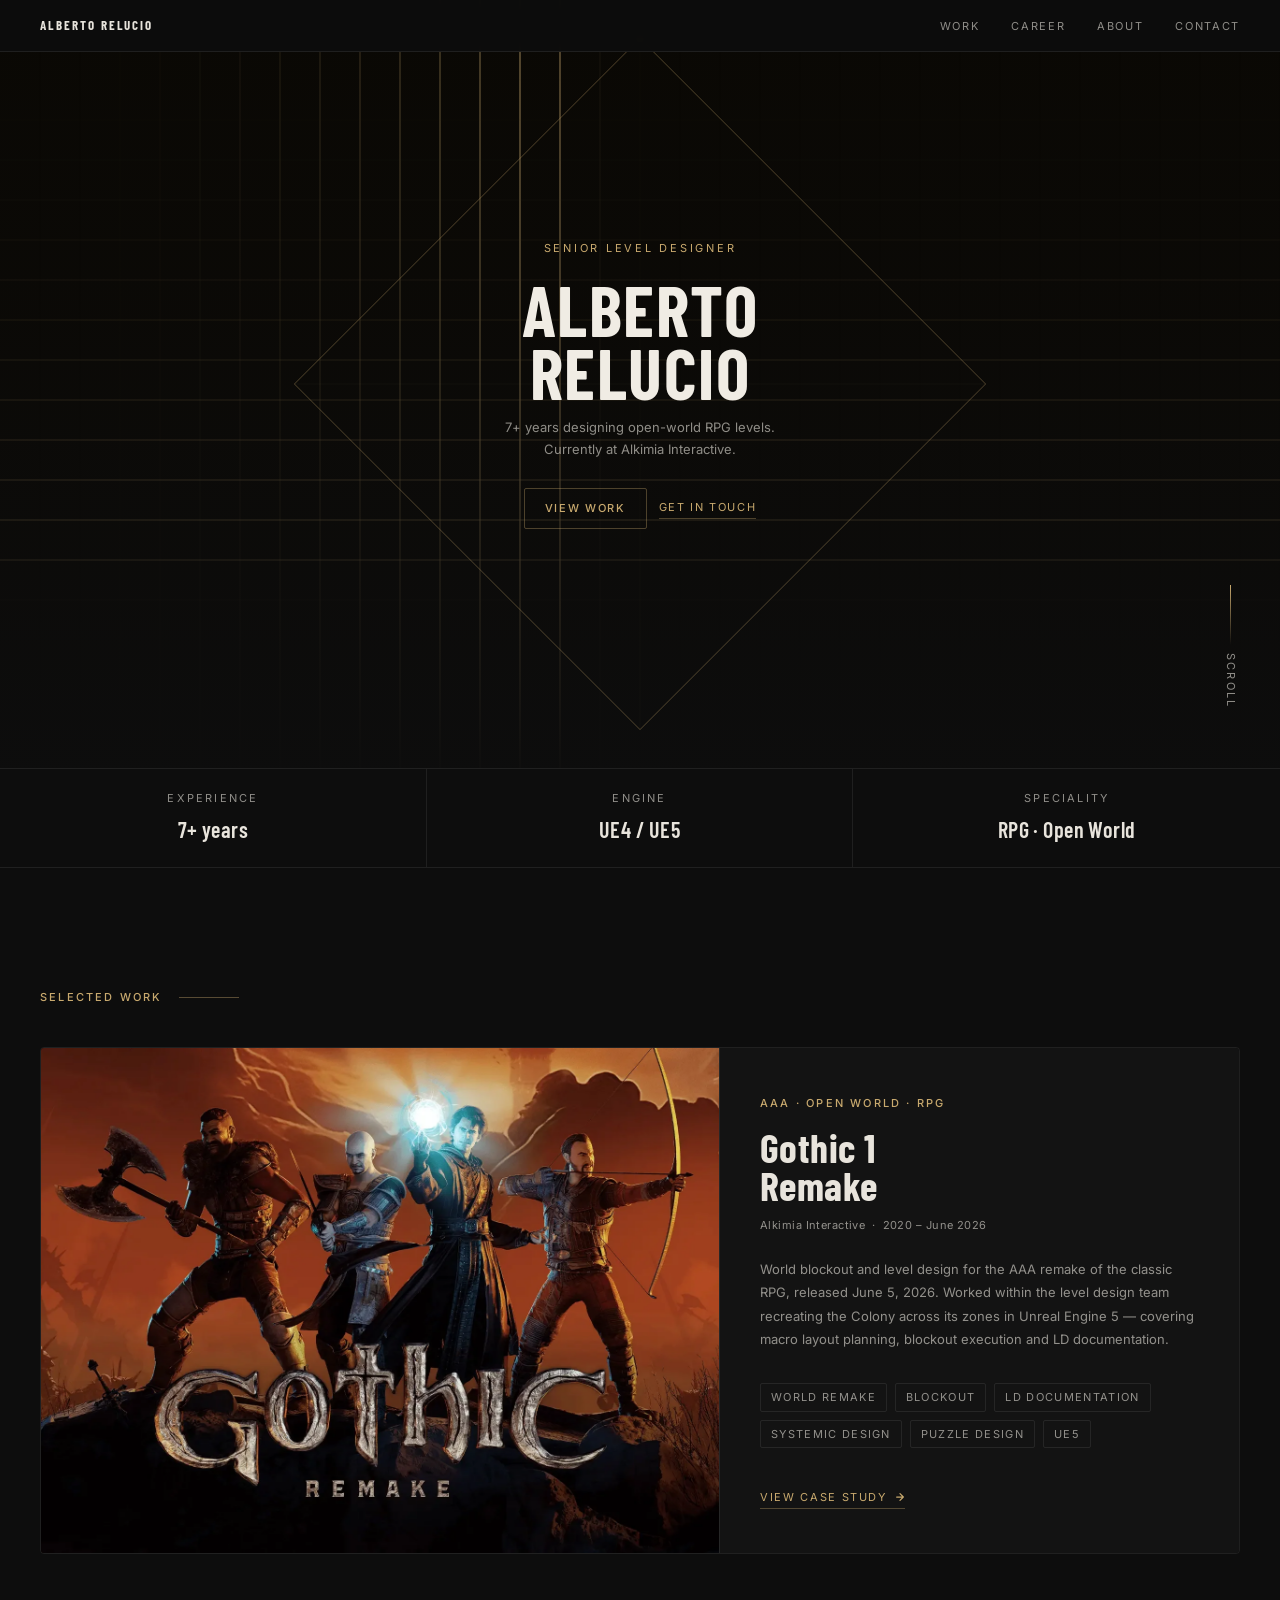
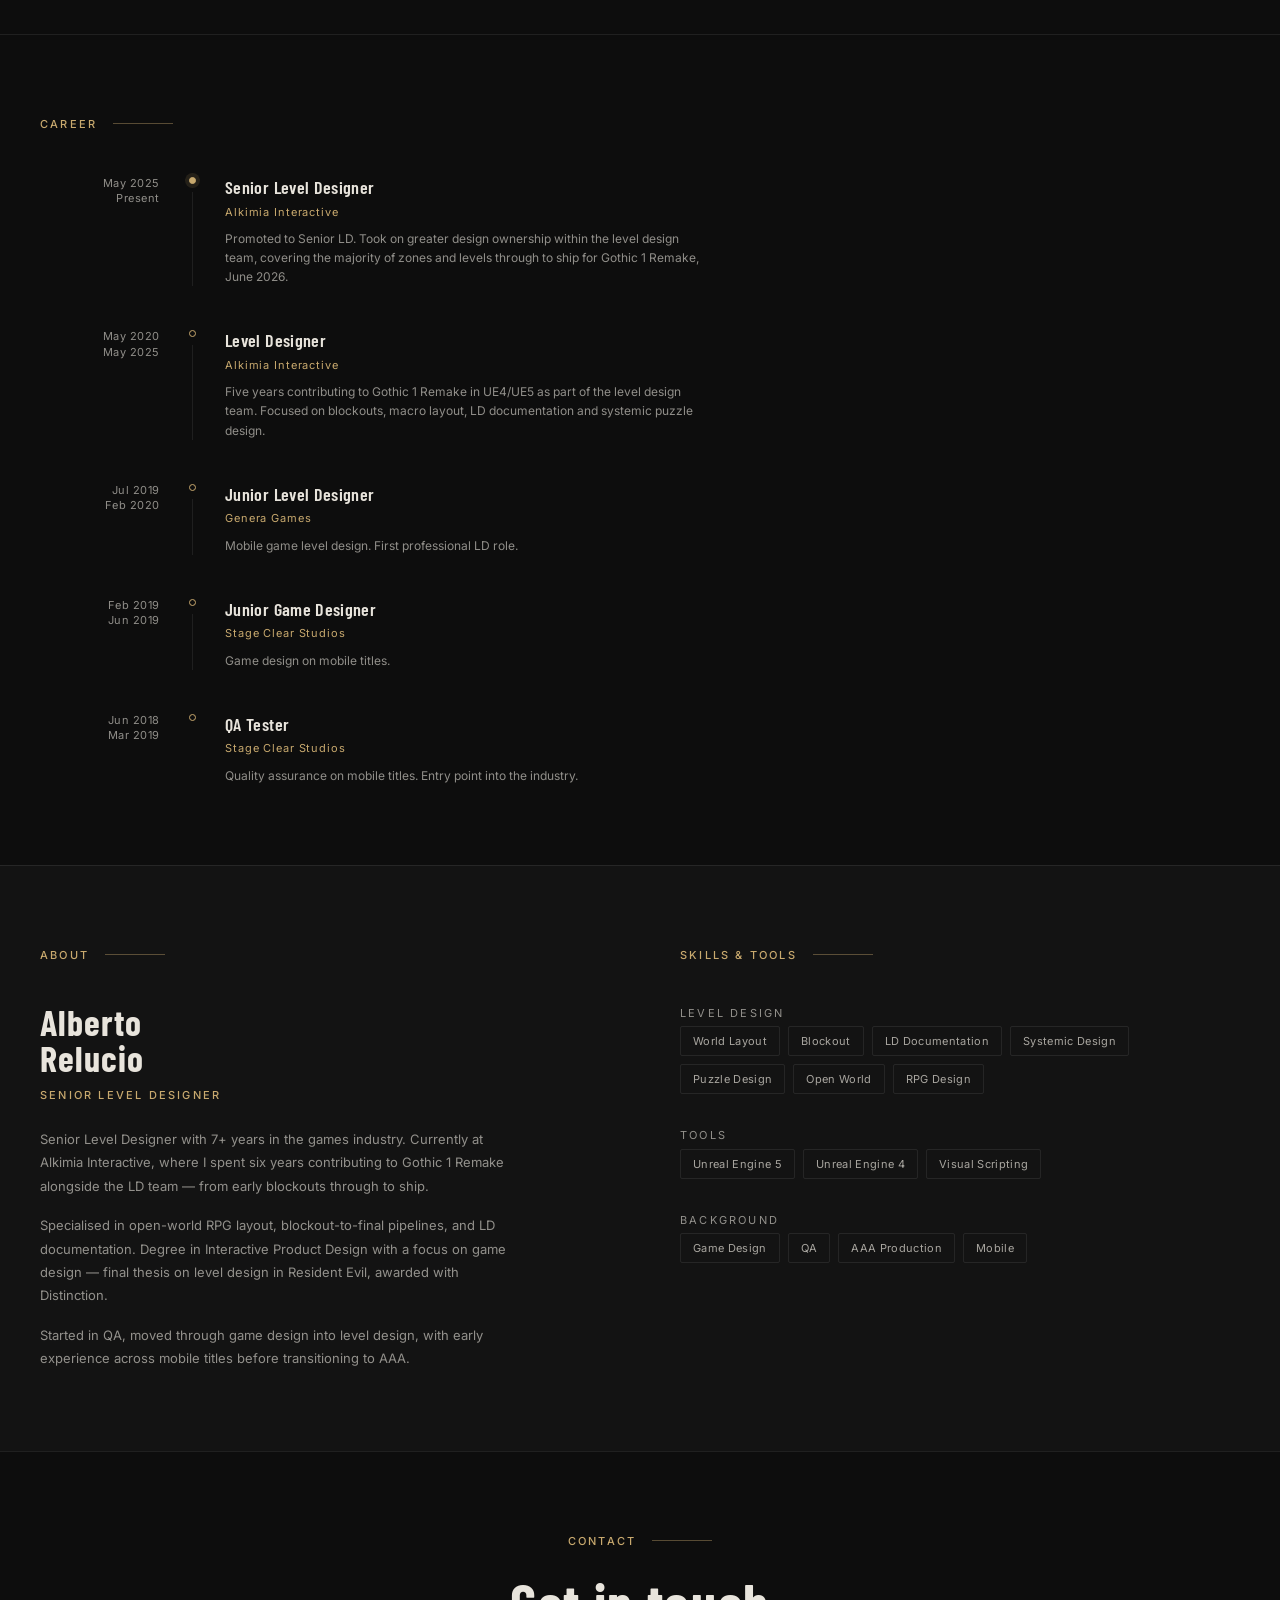
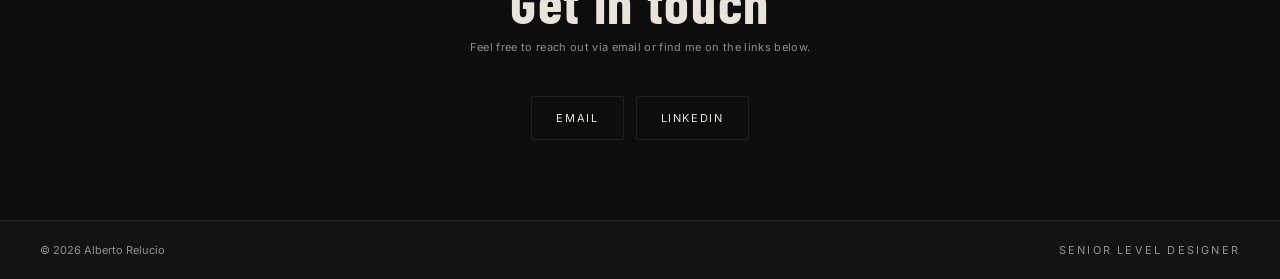
<file: index.html>
<!DOCTYPE html>
<html lang="en">
<head>
  <meta charset="UTF-8">
  <meta name="google-site-verification" content="suXNNV-5c8QuaygYBA8K-LP6GFoIeC4PVlGO9d6GAaM" />
  <meta name="viewport" content="width=device-width, initial-scale=1.0">
  <title>Alberto Relucio — Senior Level Designer</title>
  <meta name="description" content="7+ years designing open-world RPG levels. Currently at Alkimia Interactive.">
  <meta property="og:type" content="website">
  <meta property="og:site_name" content="Alberto Relucio">
  <meta property="og:title" content="Alberto Relucio — Senior Level Designer">
  <meta property="og:description" content="7+ years designing open-world RPG levels. Currently at Alkimia Interactive.">
  <meta property="og:url" content="https://albertorelucio.com/">
  <meta property="og:image" content="https://albertorelucio.com/images/og-home-2.jpg">
  <meta property="og:image:width" content="1200">
  <meta property="og:image:height" content="630">
  <meta property="og:image:alt" content="Alberto Relucio, Senior Level Designer: his name and the AR monogram inside a gold rhombus on a dark grid.">
  <meta name="twitter:card" content="summary_large_image">
  <meta name="twitter:image" content="https://albertorelucio.com/images/og-home-2.jpg">
  <link rel="icon" href="favicon-32.png" type="image/png" sizes="32x32">
  <link rel="icon" href="favicon.svg" type="image/svg+xml">
  <link rel="apple-touch-icon" href="apple-touch-icon.png">
  <meta name="apple-mobile-web-app-title" content="A. Relucio">
  <link rel="preconnect" href="https://fonts.googleapis.com">
  <link rel="preconnect" href="https://fonts.gstatic.com" crossorigin>
  <link href="https://fonts.googleapis.com/css2?family=Barlow+Condensed:wght@400;600;700&family=Inter:wght@400;500&display=swap" rel="stylesheet">
  <link rel="stylesheet" href="style.css?v=39">
<!-- GoatCounter Analytics -->
<script data-goatcounter="https://kolding45.goatcounter.com/count" async src="//gc.zgo.at/count.js"></script>
<!-- End GoatCounter Analytics -->
</head>
<body>

  <!-- NAV -->
  <nav class="nav">
    <a href="#hero" class="nav-logo">Alberto Relucio</a>
    <ul class="nav-links">
      <li><a href="#work">Work</a></li>
      <li><a href="#career">Career</a></li>
      <li><a href="#about">About</a></li>
      <li><a href="#contact">Contact</a></li>
    </ul>
    <button class="nav-hamburger" id="hamburger" aria-label="Open menu" aria-expanded="false">
      <span></span><span></span><span></span>
    </button>
  </nav>

  <div class="nav-drawer" id="nav-drawer">
    <a href="#work">Work</a>
    <a href="#career">Career</a>
    <a href="#about">About</a>
    <a href="#contact">Contact</a>
  </div>


  <main>
  <!-- HERO -->
  <section class="hero" id="hero">
    <div class="hero-bg">
      <canvas id="hero-canvas" class="hero-canvas"></canvas>
    </div>
    <div class="hero-gradient"></div>

    <div class="hero-inner hero-inner--centered">

      <!-- Diamond: purely decorative, sits behind text -->
      <div class="hero-diamond-wrap" aria-hidden="true">
        <svg class="hero-diamond-svg" id="hero-diamond" viewBox="0 0 700 700" fill="none" xmlns="http://www.w3.org/2000/svg">
          <polyline id="d-outer" points="350,14 686,350 350,686 14,350 350,14"
            stroke="rgba(200,169,110,0.40)" stroke-width="0.9" fill="none"
            visibility="hidden"/>
          <polyline id="d-inner" points="350,90 610,350 350,610 90,350 350,90"
            stroke="rgba(200,169,110,0.16)" stroke-width="0.5" fill="none"
            visibility="hidden"/>
          <circle id="d-top"    cx="350" cy="14"  r="3.5" fill="rgba(200,169,110,0.85)" visibility="hidden"/>
          <circle id="d-right"  cx="686" cy="350" r="3.5" fill="rgba(200,169,110,0.85)" visibility="hidden"/>
          <circle id="d-bottom" cx="350" cy="686" r="3.5" fill="rgba(200,169,110,0.85)" visibility="hidden"/>
          <circle id="d-left"   cx="14"  cy="350" r="3.5" fill="rgba(200,169,110,0.85)" visibility="hidden"/>
          <line id="d-axis-h" x1="14" y1="350" x2="686" y2="350"
            stroke="rgba(200,169,110,0.07)" stroke-width="0.5" visibility="hidden"/>
          <line id="d-axis-v" x1="350" y1="14" x2="350" y2="686"
            stroke="rgba(200,169,110,0.07)" stroke-width="0.5" visibility="hidden"/>
        </svg>
      </div>

      <!-- Corner brackets: mobile only decorative frame -->
      <div class="hero-corners" aria-hidden="true">
        <svg viewBox="0 0 300 300" fill="none" xmlns="http://www.w3.org/2000/svg" class="hero-corners-svg" id="hero-corners">
          <!-- Top-left outer -->
          <polyline id="hc-tl" points="0,40 0,0 40,0" stroke="rgba(200,169,110,0.7)" stroke-width="1.2" fill="none" visibility="hidden"/>
          <!-- Top-left inner -->
          <polyline id="hc-tl2" points="14,28 14,14 28,14" stroke="rgba(200,169,110,0.4)" stroke-width="0.8" fill="none" visibility="hidden"/>
          <!-- Top-right outer -->
          <polyline id="hc-tr" points="260,0 300,0 300,40" stroke="rgba(200,169,110,0.7)" stroke-width="1.2" fill="none" visibility="hidden"/>
          <!-- Top-right inner -->
          <polyline id="hc-tr2" points="272,14 286,14 286,28" stroke="rgba(200,169,110,0.4)" stroke-width="0.8" fill="none" visibility="hidden"/>
          <!-- Bottom-right outer -->
          <polyline id="hc-br" points="300,260 300,300 260,300" stroke="rgba(200,169,110,0.7)" stroke-width="1.2" fill="none" visibility="hidden"/>
          <!-- Bottom-right inner -->
          <polyline id="hc-br2" points="286,272 286,286 272,286" stroke="rgba(200,169,110,0.4)" stroke-width="0.8" fill="none" visibility="hidden"/>
          <!-- Bottom-left outer -->
          <polyline id="hc-bl" points="40,300 0,300 0,260" stroke="rgba(200,169,110,0.7)" stroke-width="1.2" fill="none" visibility="hidden"/>
          <!-- Bottom-left inner -->
          <polyline id="hc-bl2" points="28,286 14,286 14,272" stroke="rgba(200,169,110,0.4)" stroke-width="0.8" fill="none" visibility="hidden"/>
        </svg>
      </div>

      <!-- Identity: centred on top of diamond -->
      <div class="hero-identity">
        <p class="hero-role">Senior Level Designer</p>
        <h1 class="hero-name">Alberto<br>Relucio</h1>
        <p class="hero-bio">
          7+ years designing open-world RPG levels.<br>
          Currently at Alkimia Interactive.
        </p>
        <div class="flex-row flex-wrap gap-3 mt-4 hero-actions">
          <a href="#work"    class="btn">View work</a>
          <a href="#contact" class="link-inline">Get in touch</a>
        </div>
      </div>

    </div>

    <div class="hero-scroll" aria-hidden="true">
      <div class="hero-scroll-line"></div>
      <span class="hero-scroll-label">Scroll</span>
    </div>
  </section>


  <!-- STAT BAR -->
  <div class="stat-bar">
    <div class="stat-item">
      <div class="stat-label">Experience</div>
      <div class="t-stat">7+ years</div>
    </div>
    <div class="stat-item">
      <div class="stat-label">Engine</div>
      <div class="t-stat">UE4 / UE5</div>
    </div>
    <div class="stat-item">
      <div class="stat-label">Speciality</div>
      <div class="t-stat">RPG · Open World</div>
    </div>
  </div>


  <!-- WORK -->
  <section class="section section--pause" id="work">
    <div class="eyebrow">Selected work</div>

    <div class="card-featured reveal">
      <div class="card-image">
        <picture>
          <source srcset="images/gothic-hero.webp" type="image/webp">
          <img src="images/gothic-hero.jpg" alt="Gothic 1 Remake — level overview" width="1920" height="1080">
        </picture>
      </div>
      <div class="card-body">
        <div>
          <div class="tag mb-4">AAA · Open World · RPG</div>
          <h2 class="t-title mb-3">Gothic 1<br>Remake</h2>
          <p class="t-meta project-meta mb-6">Alkimia Interactive &nbsp;·&nbsp; 2020 – June 2026</p>
          <p class="t-body mb-8">
            World blockout and level design for the AAA remake of the classic RPG, released
            June 5, 2026. Worked within the level design team recreating the Colony across its
            zones in Unreal Engine 5 — covering macro layout planning, blockout execution and
            LD documentation.
          </p>
          <div class="flex-row flex-wrap gap-2 mb-10">
            <span class="pill">World Remake</span>
            <span class="pill">Blockout</span>
            <span class="pill">LD Documentation</span>
            <span class="pill">Systemic Design</span>
            <span class="pill">Puzzle Design</span>
            <span class="pill">UE5</span>
          </div>
        </div>
        <a href="gothic.html" class="link-inline">
          View case study
          <svg width="10" height="10" viewBox="0 0 12 12" fill="none" stroke="currentColor" stroke-width="1.5" stroke-linecap="round" stroke-linejoin="round" aria-hidden="true"><path d="M2 6h8M6 2l4 4-4 4"/></svg>
        </a>
      </div>
    </div>
  </section>


  <!-- ACADEMIC WORK -->


  <!-- CAREER -->
  <section class="section section--bordered" id="career">
    <div class="eyebrow">Career</div>
    <div class="timeline">

      <div class="timeline-item reveal">
        <div class="timeline-date">May 2025<br>Present</div>
        <div class="timeline-spine">
          <div class="timeline-dot timeline-dot--current"></div>
          <div class="timeline-connector"></div>
        </div>
        <div class="timeline-body">
          <div class="t-role mb-1">Senior Level Designer</div>
          <div class="timeline-company">Alkimia Interactive</div>
          <p class="timeline-note">Promoted to Senior LD. Took on greater design ownership within the level design team, covering the majority of zones and levels through to ship for Gothic 1 Remake, June 2026.</p>
        </div>
      </div>

      <div class="timeline-item reveal">
        <div class="timeline-date">May 2020<br>May 2025</div>
        <div class="timeline-spine">
          <div class="timeline-dot"></div>
          <div class="timeline-connector"></div>
        </div>
        <div class="timeline-body">
          <div class="t-role mb-1">Level Designer</div>
          <div class="timeline-company">Alkimia Interactive</div>
          <p class="timeline-note">Five years contributing to Gothic 1 Remake in UE4/UE5 as part of the level design team. Focused on blockouts, macro layout, LD documentation and systemic puzzle design.</p>
        </div>
      </div>

      <div class="timeline-item reveal">
        <div class="timeline-date">Jul 2019<br>Feb 2020</div>
        <div class="timeline-spine">
          <div class="timeline-dot"></div>
          <div class="timeline-connector"></div>
        </div>
        <div class="timeline-body">
          <div class="t-role mb-1">Junior Level Designer</div>
          <div class="timeline-company">Genera Games</div>
          <p class="timeline-note">Mobile game level design. First professional LD role.</p>
        </div>
      </div>

      <div class="timeline-item reveal">
        <div class="timeline-date">Feb 2019<br>Jun 2019</div>
        <div class="timeline-spine">
          <div class="timeline-dot"></div>
          <div class="timeline-connector"></div>
        </div>
        <div class="timeline-body">
          <div class="t-role mb-1">Junior Game Designer</div>
          <div class="timeline-company">Stage Clear Studios</div>
          <p class="timeline-note">Game design on mobile titles.</p>
        </div>
      </div>

      <div class="timeline-item reveal">
        <div class="timeline-date">Jun 2018<br>Mar 2019</div>
        <div class="timeline-spine">
          <div class="timeline-dot"></div>
          <div class="timeline-connector"></div>
        </div>
        <div class="timeline-body">
          <div class="t-role mb-1">QA Tester</div>
          <div class="timeline-company">Stage Clear Studios</div>
          <p class="timeline-note">Quality assurance on mobile titles. Entry point into the industry.</p>
        </div>
      </div>

    </div>
  </section>


  <!-- ABOUT -->
  <section class="section section--raised section--bordered grid-about" id="about">
    <div>
      <div class="eyebrow">About</div>
      <h2 class="t-heading mb-2">Alberto<br>Relucio</h2>
      <p class="tag mb-6">Senior Level Designer</p>
      <div class="t-body">
        <p>Senior Level Designer with 7+ years in the games industry. Currently at Alkimia Interactive, where I spent six years contributing to Gothic 1 Remake alongside the LD team — from early blockouts through to ship.</p>
        <p>Specialised in open-world RPG layout, blockout-to-final pipelines, and LD documentation. Degree in Interactive Product Design with a focus on game design — final thesis on level design in Resident Evil, awarded with Distinction.</p>
        <p>Started in QA, moved through game design into level design, with early experience across mobile titles before transitioning to AAA.</p>
      </div>
    </div>

    <div>
      <div class="eyebrow">Skills &amp; tools</div>
      <div class="mb-8">
        <div class="stat-label mb-3">Level Design</div>
        <div class="flex-row flex-wrap gap-2">
          <span class="skill-tag">World Layout</span>
          <span class="skill-tag">Blockout</span>
          <span class="skill-tag">LD Documentation</span>
          <span class="skill-tag">Systemic Design</span>
          <span class="skill-tag">Puzzle Design</span>
          <span class="skill-tag">Open World</span>
          <span class="skill-tag">RPG Design</span>
        </div>
      </div>
      <div class="mb-8">
        <div class="stat-label mb-3">Tools</div>
        <div class="flex-row flex-wrap gap-2">
          <span class="skill-tag">Unreal Engine 5</span>
          <span class="skill-tag">Unreal Engine 4</span>
          <span class="skill-tag">Visual Scripting</span>
          <!-- Add tools you actually use -->
        </div>
      </div>
      <div>
        <div class="stat-label mb-3">Background</div>
        <div class="flex-row flex-wrap gap-2">
          <span class="skill-tag">Game Design</span>
          <span class="skill-tag">QA</span>
          <span class="skill-tag">AAA Production</span>
          <span class="skill-tag">Mobile</span>
        </div>
      </div>
    </div>
  </section>


  <!-- CONTACT -->
  <section class="section section--bordered section--center" id="contact">
    <div class="eyebrow centered">Contact</div>
    <h2 class="t-heading t-heading--cta mb-2">Get in touch</h2>
    <p class="t-meta mb-10">Feel free to reach out via email or find me on the links below.</p>
    <div class="contact-links">
      <!-- REPLACE with your real details -->
      <a href="mailto:arelucio.designer.info@gmail.com" class="link-ghost">Email</a>
      <a href="https://www.linkedin.com/in/alberto-relucio-gallego" target="_blank" rel="noopener" class="link-ghost">LinkedIn</a>
    </div>
  </section>


  </main>

  <!-- FOOTER -->
  <footer class="footer">
    <span class="footer-copy">© 2026 Alberto Relucio</span>
    <span class="footer-label">Senior Level Designer</span>
  </footer>


  <script>
    /* ── HERO CANVAS — slow diagonal gold sweep, persistent grid ── */
    (function () {
      var canvas = document.getElementById('hero-canvas');
      if (!canvas) return;
      var ctx = canvas.getContext('2d');
      var dpr = window.devicePixelRatio || 1;
      var reduceMotion = window.matchMedia && window.matchMedia('(prefers-reduced-motion: reduce)').matches;
      var finished = false;

      function resize() {
        canvas.width  = canvas.offsetWidth  * dpr;
        canvas.height = canvas.offsetHeight * dpr;
        ctx.setTransform(dpr, 0, 0, dpr, 0, 0);
      }
      resize();
      /* Resizing clears the canvas; once the sweep is over, repaint the final grid once. */
      window.addEventListener('resize', function () { ctx.setTransform(1,0,0,1,0,0); resize(); if (finished) requestAnimationFrame(draw); });

      var CELL=40, DURATION=3800, DELAY=400;
      var PK_V=0.88, PK_H=0.65, RS_V=0.14, RS_H=0.08;
      var startTime=null;

      function easeInOut(t) { return 0.5-0.5*Math.cos(Math.PI*Math.max(0,Math.min(1,t))); }

      function draw(ts) {
        if (!startTime) startTime=ts;
        var elapsed=ts-startTime-DELAY;
        var W=canvas.offsetWidth, H=canvas.offsetHeight, maxD=W+H;
        ctx.clearRect(0,0,W,H); ctx.fillStyle='#0a0804'; ctx.fillRect(0,0,W,H);
        var raw=reduceMotion?1:Math.max(0,Math.min(1,elapsed/DURATION)), prog=easeInOut(raw), done=raw>=1;

        for (var x=0;x<=W;x+=CELL) {
          var d=x/maxD, alpha,r,g,b,lw;
          if(done){alpha=RS_V;r=200;g=169;b=110;lw=0.5;}
          else{var dist=prog-d;
            if(dist<0){alpha=0.018;r=30;g=24;b=14;lw=0.5;}
            else{var rise=Math.min(1,dist/0.035),fall=Math.max(0,1-dist/0.30),glow=rise*fall,settle=Math.max(0,(dist-0.30)/0.15);
              alpha=glow*PK_V+Math.min(1,settle)*RS_V; alpha=Math.max(alpha,dist>0.45?RS_V:0);
              r=Math.round(10+(200-10)*glow);g=Math.round(8+(169-8)*glow);b=Math.round(4+(110-4)*glow);lw=0.5+glow*1.0;}}
          ctx.beginPath();ctx.moveTo(x,0);ctx.lineTo(x,H);
          ctx.strokeStyle='rgba('+r+','+g+','+b+','+alpha+')';ctx.lineWidth=lw;ctx.stroke();
        }

        for (var y=0;y<=H;y+=CELL) {
          var dH=y/maxD,alphaH,rH,gH,bH,lwH;
          if(done){alphaH=RS_H;rH=200;gH=169;bH=110;lwH=0.5;}
          else{var distH=prog-dH;
            if(distH<0){alphaH=0.014;rH=30;gH=24;bH=14;lwH=0.5;}
            else{var riseH=Math.min(1,distH/0.035),fallH=Math.max(0,1-distH/0.30),glowH=riseH*fallH,settleH=Math.max(0,(distH-0.30)/0.15);
              alphaH=glowH*PK_H+Math.min(1,settleH)*RS_H;alphaH=Math.max(alphaH,distH>0.45?RS_H:0);
              rH=Math.round(10+(200-10)*glowH);gH=Math.round(8+(169-8)*glowH);bH=Math.round(4+(110-4)*glowH);lwH=0.5+glowH*0.7;}}
          ctx.beginPath();ctx.moveTo(0,y);ctx.lineTo(W,y);
          ctx.strokeStyle='rgba('+rH+','+gH+','+bH+','+alphaH+')';ctx.lineWidth=lwH;ctx.stroke();
        }
        finished=done;
        if (!done) requestAnimationFrame(draw); /* stop once the grid has settled */
      }
      requestAnimationFrame(draw);
    })();
  </script>

  <script>
        /* ── DIAMOND ANIMATION — starts fully hidden, draws on load ── */
    (function () {
      /* Reduced motion: every part appears at once in its final state */
      var reduceMotion = window.matchMedia && window.matchMedia('(prefers-reduced-motion: reduce)').matches;

      function show(id, delay, dur) {
        /* Fade in via opacity after making visible */
        var el = document.getElementById(id);
        if (!el) return;
        if (reduceMotion) { el.setAttribute('visibility', 'visible'); el.style.opacity = '1'; return; }
        setTimeout(function () {
          el.setAttribute('visibility', 'visible');
          el.style.opacity = '0';
          el.style.transition = 'opacity ' + (dur || 500) + 'ms ease';
          requestAnimationFrame(function () {
            requestAnimationFrame(function () {
              el.style.opacity = '1';
            });
          });
        }, delay);
      }

      function drawLine(id, delay, duration) {
        /* Draw polyline using stroke-dashoffset */
        var el = document.getElementById(id);
        if (!el) return;
        var perim = id === 'd-outer' ? 1904 : 1440;
        /* Set up dash BEFORE making visible */
        el.setAttribute('stroke-dasharray', perim);
        el.setAttribute('stroke-dashoffset', reduceMotion ? 0 : perim);
        if (reduceMotion) { el.setAttribute('visibility', 'visible'); el.style.opacity = '1'; return; }
        setTimeout(function () {
          el.setAttribute('visibility', 'visible');
          el.style.opacity = '1';
          requestAnimationFrame(function () {
            requestAnimationFrame(function () {
              el.style.transition = 'stroke-dashoffset ' + duration + 'ms cubic-bezier(0.3,0,0.2,1)';
              el.setAttribute('stroke-dashoffset', '0');
            });
          });
        }, delay);
      }

      var T = 500;

      /* 1 — Axis lines first, subtle */
      show('d-axis-h', T, 600);
      show('d-axis-v', T, 600); T += 600;

      /* 2 — Outer diamond draws itself */
      drawLine('d-outer', T, 1600); T += 500;

      /* 3 — Dots appear as diamond reaches each corner */
      show('d-top',    T,        200); T += 400;
      show('d-right',  T,        200); T += 400;
      show('d-bottom', T,        200); T += 400;
      show('d-left',   T,        200); T += 500;

      /* 4 — Inner diamond fades in */
      show('d-inner', T, 800);

    })();

    /* ── HAMBURGER MENU ── */
    (function () {
      var hamburger = document.getElementById('hamburger');
      var drawer    = document.getElementById('nav-drawer');
      if (!hamburger || !drawer) return;

      function closeDrawer() {
        drawer.classList.remove('open');
        hamburger.setAttribute('aria-expanded', 'false');
      }

      hamburger.setAttribute('aria-controls', 'nav-drawer');
      hamburger.addEventListener('click', function () {
        var open = drawer.classList.toggle('open');
        hamburger.setAttribute('aria-expanded', open);
        if (open) drawer.querySelector('a').focus(); // start keyboard users inside the menu
      });

      drawer.querySelectorAll('a').forEach(function (link) {
        link.addEventListener('click', closeDrawer);
      });

      /* Tap or click outside closes it. iOS sends no click for taps on
         non-interactive areas, so touchstart covers those. */
      function closeIfOutside(e) {
        if (drawer.classList.contains('open') && !drawer.contains(e.target) && !hamburger.contains(e.target)) {
          closeDrawer();
        }
      }
      document.addEventListener('click', closeIfOutside);
      document.addEventListener('touchstart', closeIfOutside, { passive: true });

      document.addEventListener('keydown', function (e) {
        if (e.key === 'Escape' && drawer.classList.contains('open')) {
          closeDrawer();
          hamburger.focus();
        }
      });
    })();

    /* ── CORNER BRACKETS ANIMATION — mobile only ── */
    (function () {
      var corners = ['hc-tl', 'hc-tr', 'hc-br', 'hc-bl'];
      var isMobile = true; // CSS handles display:none on desktop
      var reduceMotion = window.matchMedia && window.matchMedia('(prefers-reduced-motion: reduce)').matches;

      corners.forEach(function(id, i) {
        var el = document.getElementById(id);
        if (!el) return;
        if (reduceMotion) {
          /* Reduced motion: outer and inner brackets appear drawn */
          [el, document.getElementById(id + '2')].forEach(function (n) {
            if (!n) return;
            n.setAttribute('visibility', 'visible');
            n.style.opacity = '1';
          });
          return;
        }
        var perim = 80;
        el.setAttribute('stroke-dasharray', perim);
        el.setAttribute('stroke-dashoffset', perim);
        setTimeout(function () {
          el.setAttribute('visibility', 'visible');
          el.style.opacity = '1';
          requestAnimationFrame(function () {
            requestAnimationFrame(function () {
              el.style.transition = 'stroke-dashoffset 400ms cubic-bezier(0.3,0,0.2,1)';
              el.setAttribute('stroke-dashoffset', '0');
            });
          });
        }, 300 + i * 120);

        /* Inner corner appears slightly after outer */
        var el2 = document.getElementById(id + '2');
        if (!el2) return;
        var perim2 = 42;
        el2.setAttribute('stroke-dasharray', perim2);
        el2.setAttribute('stroke-dashoffset', perim2);
        setTimeout(function () {
          el2.setAttribute('visibility', 'visible');
          el2.style.opacity = '1';
          requestAnimationFrame(function () {
            requestAnimationFrame(function () {
              el2.style.transition = 'stroke-dashoffset 300ms cubic-bezier(0.3,0,0.2,1)';
              el2.setAttribute('stroke-dashoffset', '0');
            });
          });
        }, 500 + i * 120);
      });
    })();
  </script>

  <script>
    /* ── FEATURED CARD (desktop with a mouse, 1700px and up) ──
       The image keeps 16:9 with no crop: pick the smallest image column at which
       the text fits beside it, so there is no gap under the image. */
    (function () {
      const wide = window.matchMedia('(min-width: 1700px) and (hover: hover) and (pointer: fine)');
      function sizeCard() {
        const card = document.querySelector('.card-featured'); if (!card) return;
        card.style.removeProperty('--header-img-w');
        if (!wide.matches) return;
        const body = card.querySelector('.card-body'), W = card.getBoundingClientRect().width;
        const need = () => body.offsetHeight;   // natural text height (measured unstretched)
        const rem = parseFloat(getComputedStyle(document.documentElement).fontSize) / 16; // type grows past 1600px
        body.style.alignSelf = 'start';
        let width = Math.round(W / 2);
        for (let w = Math.round(W / 2); w <= W - 420 * rem; w += 2) {
          card.style.setProperty('--header-img-w', w + 'px');
          if (need() <= w * 9 / 16) { width = w; break; }
        }
        card.style.setProperty('--header-img-w', width + 'px');
        body.style.alignSelf = '';
      }
      sizeCard();
      window.addEventListener('load', sizeCard);
      let t; window.addEventListener('resize', () => { clearTimeout(t); t = setTimeout(sizeCard, 150); });
    })();

    /* ── SCROLL REVEAL ── (same observer as gothic.html)
       Timeline entries that come into view together appear one after another,
       60ms apart; with reduced motion they all fade in at once. */
    const observer = new IntersectionObserver(entries => {
      const reduce = window.matchMedia('(prefers-reduced-motion: reduce)').matches;
      let step = 0;
      entries.forEach(e => {
        if (!e.isIntersecting || e.target.classList.contains('visible')) return;
        if (!reduce && e.target.classList.contains('timeline-item')) {
          const delay = step++ * 60;
          e.target.style.transitionDelay = delay + 'ms';
          setTimeout(() => { e.target.style.transitionDelay = ''; }, delay + 500);
        }
        e.target.classList.add('visible');
      });
    }, { threshold: 0.08 });
    document.querySelectorAll('.reveal').forEach(el => observer.observe(el));
    document.documentElement.classList.add('js-reveal'); // observer is live: drop the 2 s CSS fallback
  </script>

</body>
</html>
</file>
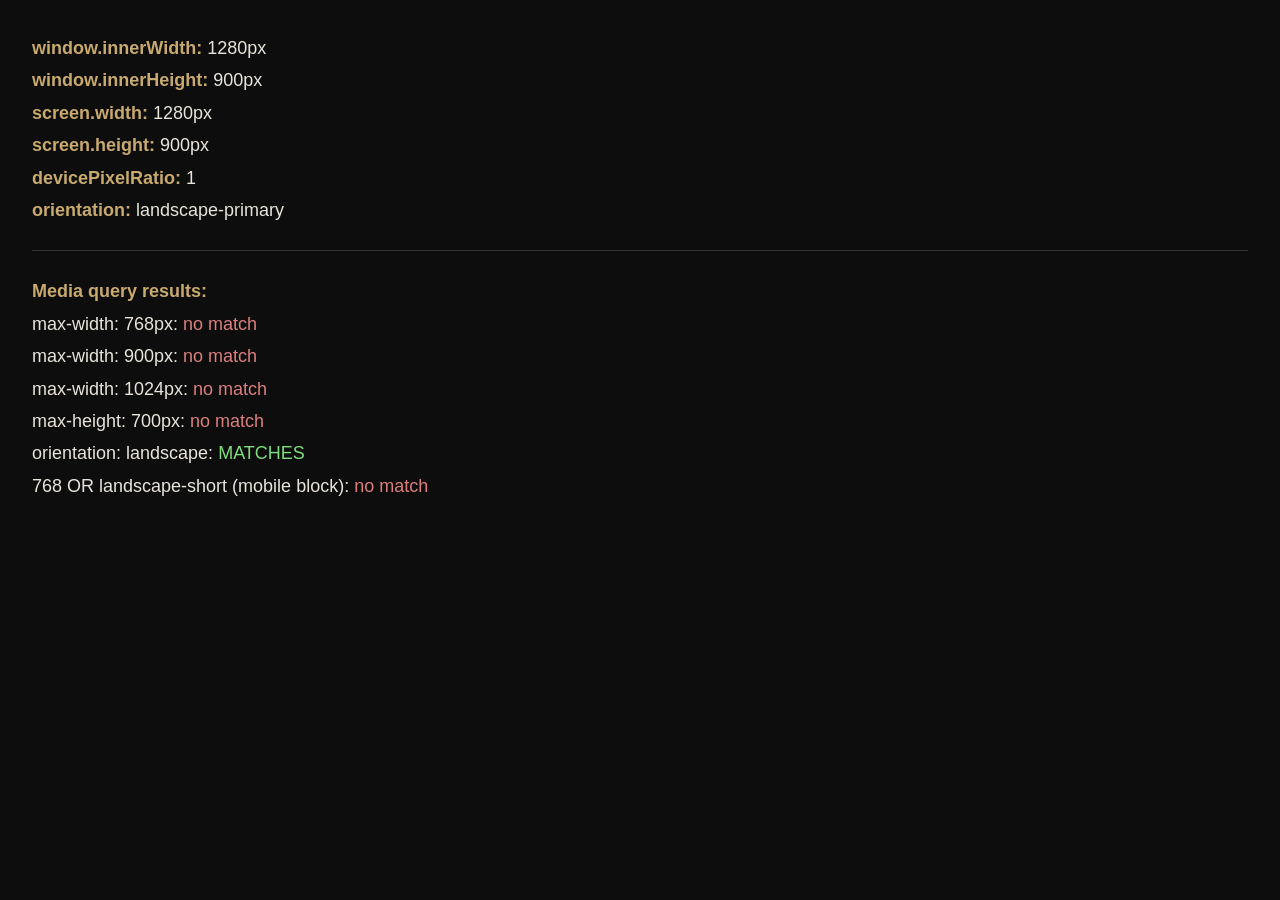
<file: debug.html>
<!DOCTYPE html>
<html lang="en">
<head>
<meta charset="UTF-8">
<meta name="viewport" content="width=device-width, initial-scale=1.0">
<title>Viewport debug</title>
<style>
  body { background:#0d0d0d; color:#e8e4dc; font-family: -apple-system, sans-serif; padding:24px; font-size:18px; line-height:1.8; }
  b { color:#c8a96e; }
  #mq { margin-top:24px; padding-top:24px; border-top:1px solid #333; }
  .yes { color:#7fdc7f; }
  .no  { color:#dc7f7f; }
</style>
</head>
<body>
  <div id="out">Loading…</div>
  <div id="mq"></div>

  <script>
    function render() {
      var out = document.getElementById('out');
      out.innerHTML =
        '<b>window.innerWidth:</b> ' + window.innerWidth + 'px<br>' +
        '<b>window.innerHeight:</b> ' + window.innerHeight + 'px<br>' +
        '<b>screen.width:</b> ' + screen.width + 'px<br>' +
        '<b>screen.height:</b> ' + screen.height + 'px<br>' +
        '<b>devicePixelRatio:</b> ' + window.devicePixelRatio + '<br>' +
        '<b>orientation:</b> ' + (screen.orientation ? screen.orientation.type : 'n/a');

      var queries = [
        ['max-width: 768px',  '(max-width: 768px)'],
        ['max-width: 900px',  '(max-width: 900px)'],
        ['max-width: 1024px', '(max-width: 1024px)'],
        ['max-height: 700px', '(max-height: 700px)'],
        ['orientation: landscape', '(orientation: landscape)'],
        ['768 OR landscape-short (mobile block)', '(max-width: 768px), (max-height: 700px) and (orientation: landscape)']
      ];
      var mq = document.getElementById('mq');
      mq.innerHTML = '<b>Media query results:</b><br>' + queries.map(function(q) {
        var matches = window.matchMedia(q[1]).matches;
        return q[0] + ': <span class="' + (matches ? 'yes' : 'no') + '">' + (matches ? 'MATCHES' : 'no match') + '</span>';
      }).join('<br>');
    }
    render();
    window.addEventListener('resize', render);
    window.addEventListener('orientationchange', function(){ setTimeout(render, 200); });
  </script>
</body>
</html>
</file>
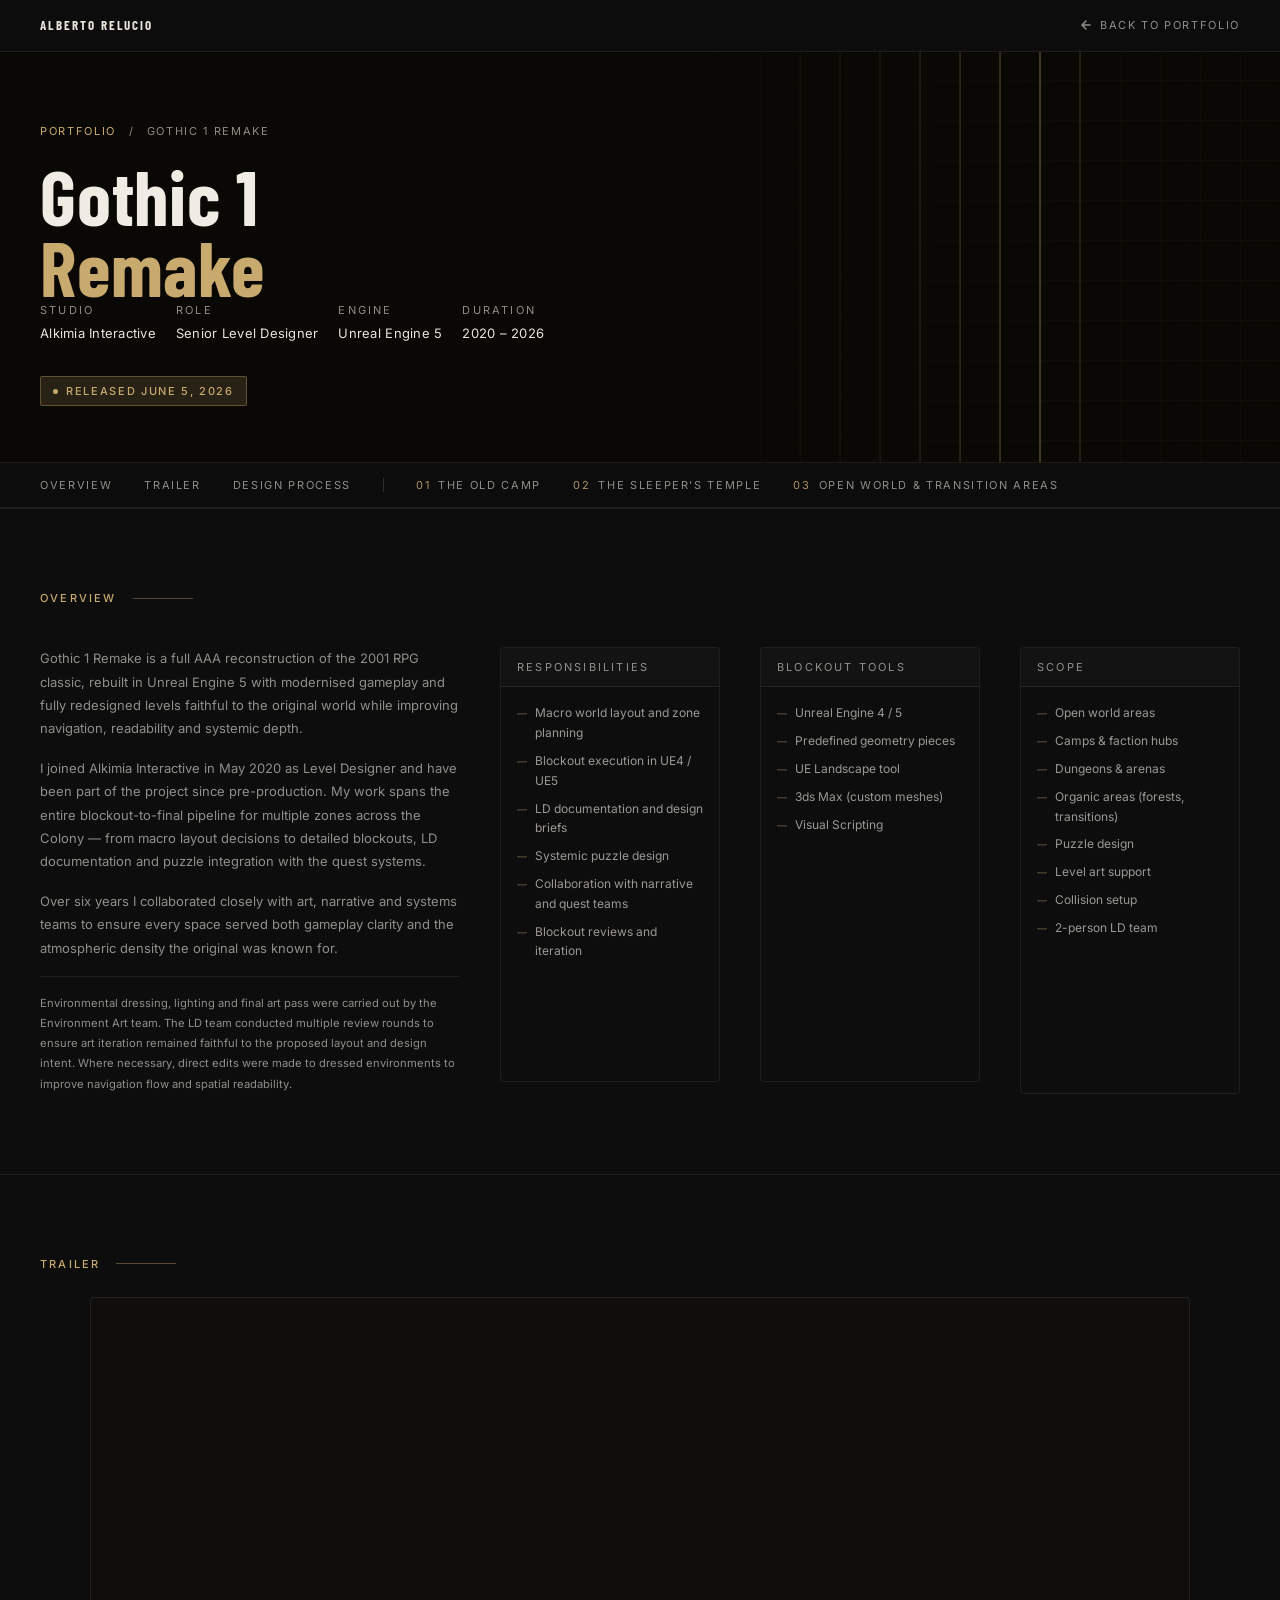
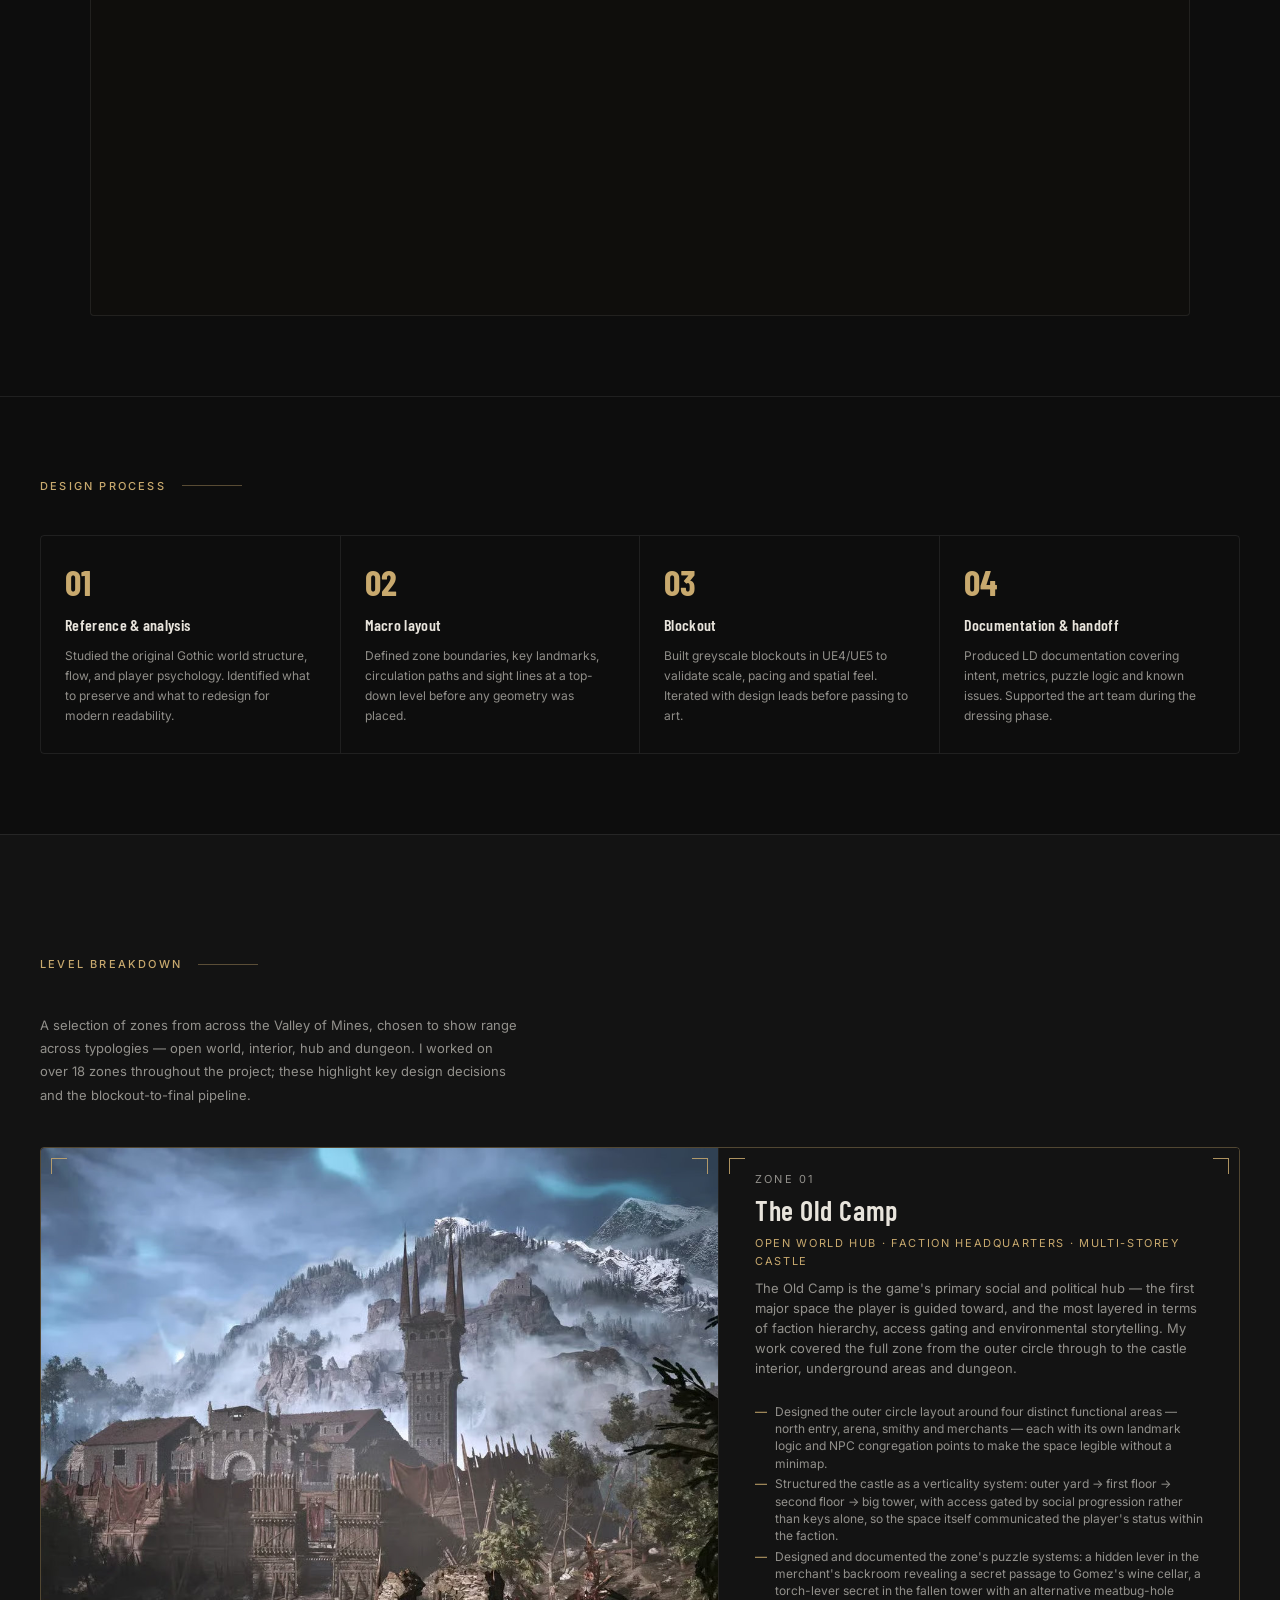
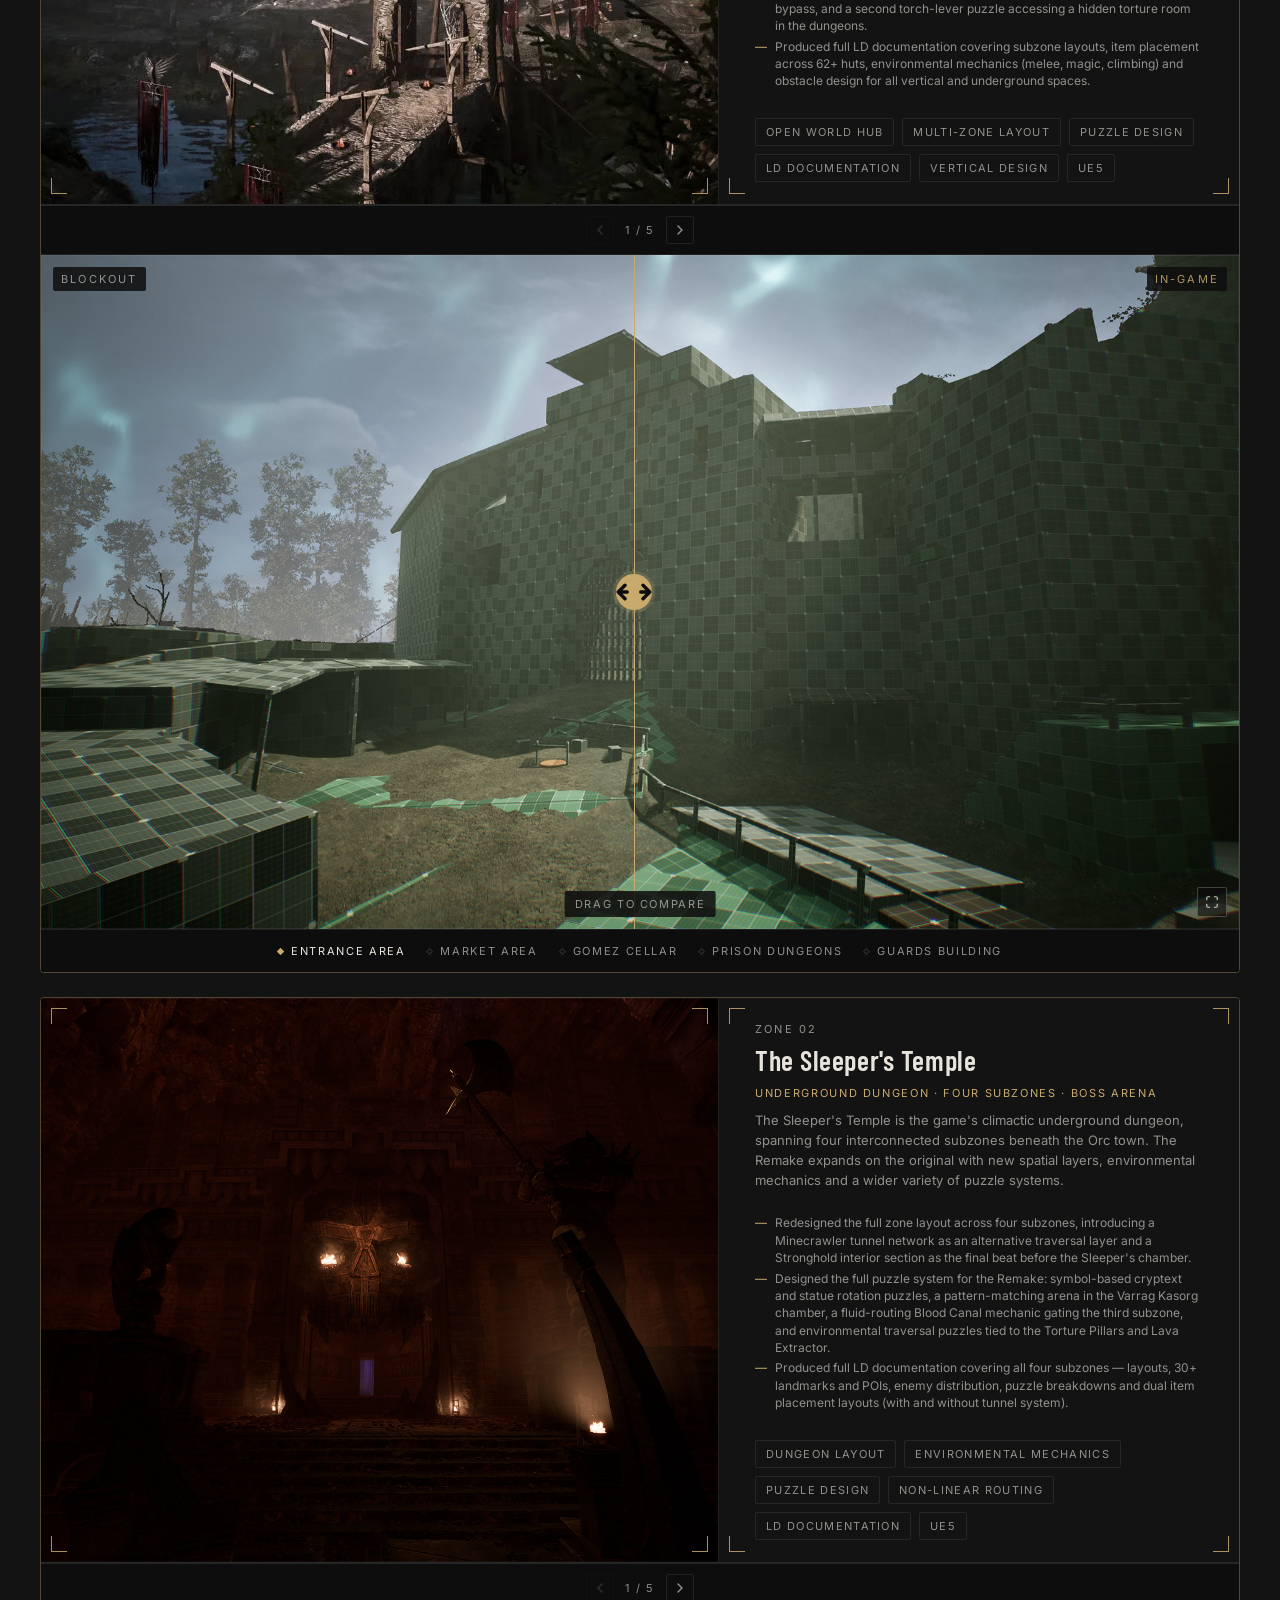
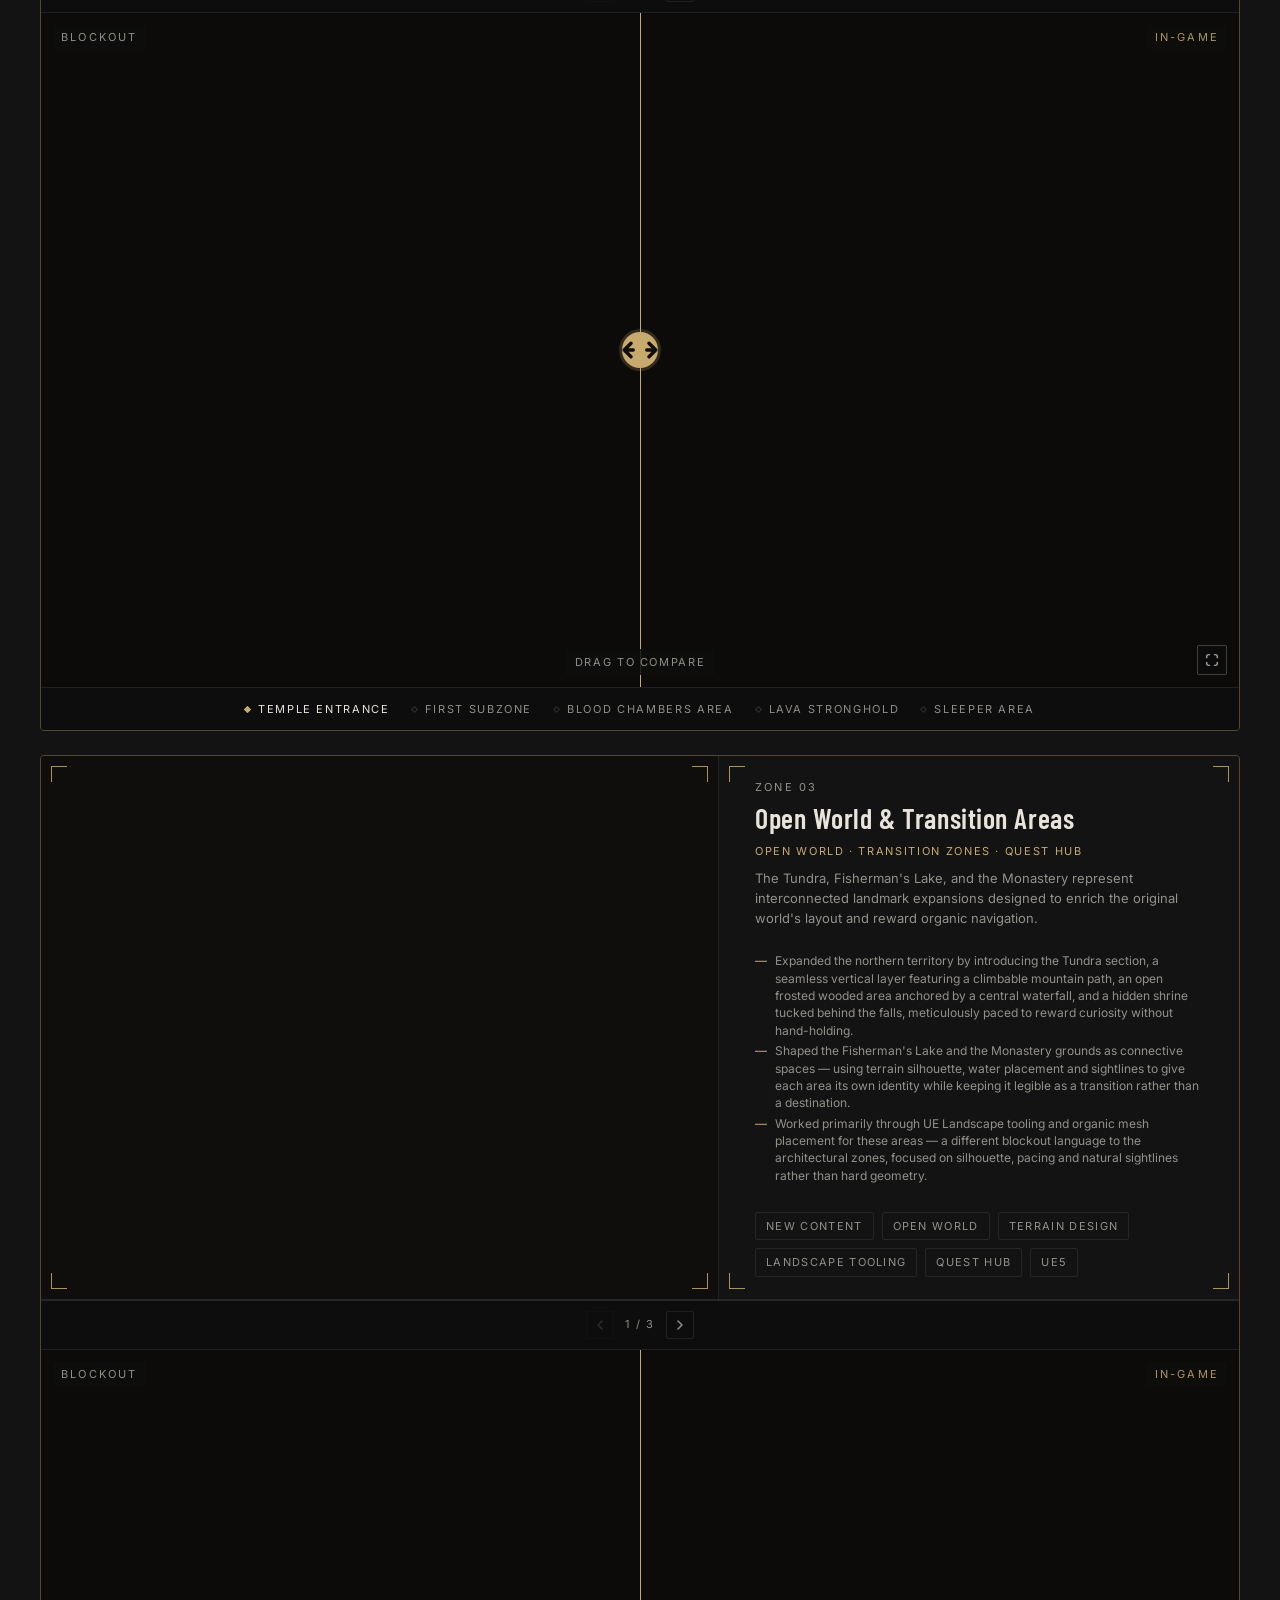
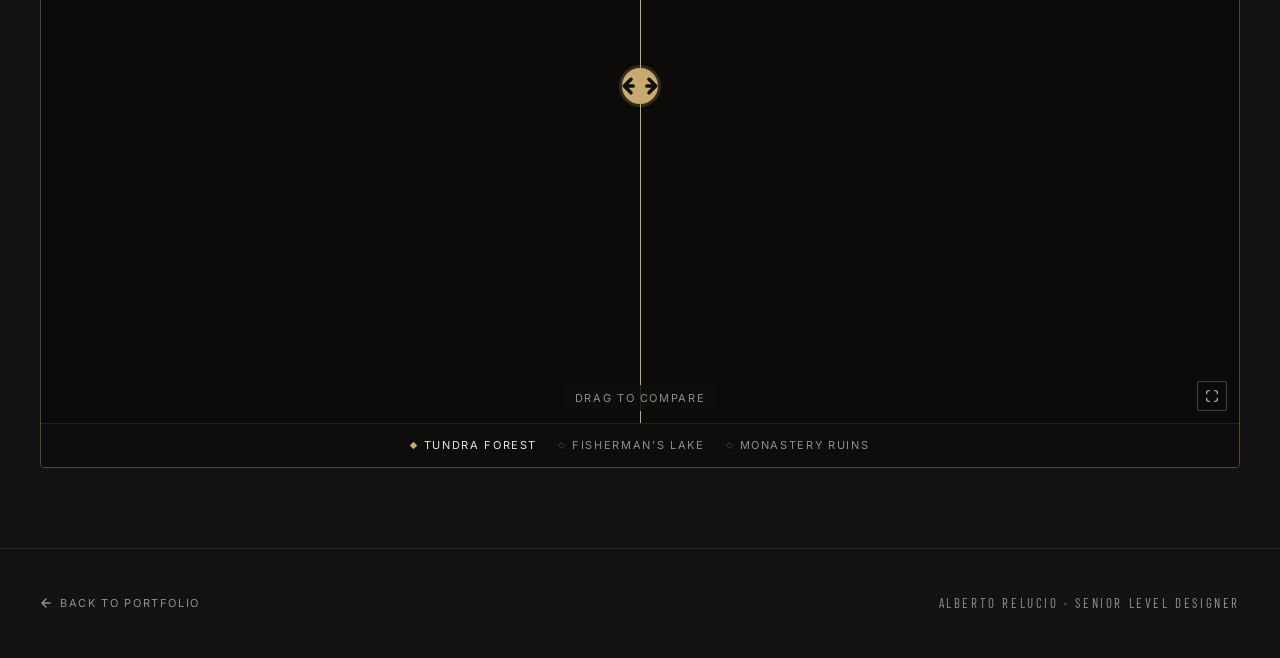
<file: gothic.html>
<!DOCTYPE html>
<html lang="en">
<head>
  <meta charset="UTF-8">
  <meta name="viewport" content="width=device-width, initial-scale=1.0">
  <title>Gothic 1 Remake — Level Design Breakdown · Alberto Relucio</title>
  <meta name="description" content="Gothic 1 Remake is a full AAA reconstruction of the 2001 RPG classic, rebuilt in Unreal Engine 5 with modernised gameplay and fully redesigned levels faithful to the original world while improving navigation, readability and systemic depth.">
  <meta property="og:type" content="website">
  <meta property="og:site_name" content="Alberto Relucio">
  <meta property="og:title" content="Gothic 1 Remake — Level Design Breakdown · Alberto Relucio">
  <meta property="og:description" content="Gothic 1 Remake is a full AAA reconstruction of the 2001 RPG classic, rebuilt in Unreal Engine 5 with modernised gameplay and fully redesigned levels faithful to the original world while improving navigation, readability and systemic depth.">
  <meta property="og:url" content="https://albertorelucio.com/gothic.html">
  <meta property="og:image" content="https://albertorelucio.com/images/og-gothic-2.jpg">
  <meta property="og:image:width" content="1200">
  <meta property="og:image:height" content="630">
  <meta property="og:image:alt" content="Gothic 1 Remake, The Old Camp entrance: a blockout and its in-game version split by a gold slider divider.">
  <meta name="twitter:card" content="summary_large_image">
  <meta name="twitter:image" content="https://albertorelucio.com/images/og-gothic-2.jpg">
  <link rel="icon" href="favicon-32.png" type="image/png" sizes="32x32">
  <link rel="icon" href="favicon.svg" type="image/svg+xml">
  <link rel="apple-touch-icon" href="apple-touch-icon.png">
  <meta name="apple-mobile-web-app-title" content="A. Relucio">
  <link rel="preconnect" href="https://fonts.googleapis.com">
  <link rel="preconnect" href="https://fonts.gstatic.com" crossorigin>
  <link href="https://fonts.googleapis.com/css2?family=Barlow+Condensed:wght@400;600;700&family=Inter:wght@400;500&display=swap" rel="stylesheet">
  <link rel="stylesheet" href="style.css?v=39">
<!-- GoatCounter Analytics -->
<script data-goatcounter="https://kolding45.goatcounter.com/count" async src="//gc.zgo.at/count.js"></script>
<!-- End GoatCounter Analytics -->
</head>
<body>

  <!-- NAV -->
  <nav class="nav">
    <a href="index.html" class="nav-logo">Alberto Relucio</a>
    <a href="index.html" class="nav-back">
      <svg width="12" height="12" viewBox="0 0 12 12" fill="none" stroke="currentColor" stroke-width="1.5" stroke-linecap="round" stroke-linejoin="round" aria-hidden="true"><path d="M10 6H2M6 10L2 6l4-4"/></svg>
      Back to portfolio
    </a>
  </nav>


  <!-- PAGE HEADER -->
  <main>
  <div class="page-header">
    <div class="page-header-grid"></div>
    <canvas id="gothic-canvas" class="page-header-canvas"></canvas>
    <div class="page-header-fade"></div>
    <div class="page-header-content">
      <div class="breadcrumb">
        <a href="index.html">Portfolio</a>
        <span class="breadcrumb-sep">/</span>
        Gothic 1 Remake
      </div>
      <h1 class="t-page-title mb-5">Gothic 1<br><em>Remake</em></h1>
      <div class="page-meta">
        <div class="meta-item"><span class="meta-label">Studio</span><span class="meta-value">Alkimia Interactive</span></div>
        <div class="meta-item"><span class="meta-label">Role</span><span class="meta-value">Senior Level Designer</span></div>
        <div class="meta-item"><span class="meta-label">Engine</span><span class="meta-value">Unreal Engine 5</span></div>
        <div class="meta-item"><span class="meta-label">Duration</span><span class="meta-value">2020 – 2026</span></div>
      </div>
      <div class="badge-released">
        <div class="badge-released-dot"></div>
        Released June 5, 2026
      </div>
    </div>
  </div>


  <!-- CHAPTERS: sticky index; hides while scrolling down, returns when scrolling up -->
  <nav class="chap-bar" aria-label="Chapters">
    <ol>
      <li><a href="#overview">Overview</a></li>
      <li><a href="#trailer">Trailer</a></li>
      <li><a href="#process">Design process</a></li>
      <li class="chap-sep" aria-hidden="true"></li>
      <li><a href="#zone-01"><span class="chap-num">01</span>The Old Camp</a></li>
      <li><a href="#zone-02"><span class="chap-num">02</span>The Sleeper's Temple</a></li>
      <li><a href="#zone-03"><span class="chap-num">03</span>Open World &amp; Transition Areas</a></li>
    </ol>
  </nav>


  <!-- OVERVIEW -->
  <div class="section section--bordered" id="overview">
    <h2 class="eyebrow">Overview</h2>
    <!-- Single row: text left, three blocks right, always side by side -->
    <div class="overview-blocks">

      <div class="t-body overview-text">
        <p>Gothic 1 Remake is a full AAA reconstruction of the 2001 RPG classic, rebuilt in Unreal Engine 5 with modernised gameplay and fully redesigned levels faithful to the original world while improving navigation, readability and systemic depth.</p>
        <p>I joined Alkimia Interactive in May 2020 as Level Designer and have been part of the project since pre-production. My work spans the entire blockout-to-final pipeline for multiple zones across the Colony — from macro layout decisions to detailed blockouts, LD documentation and puzzle integration with the quest systems.</p>
        <p>Over six years I collaborated closely with art, narrative and systems teams to ensure every space served both gameplay clarity and the atmospheric density the original was known for.</p>
        <p class="credit-note">Environmental dressing, lighting and final art pass were carried out by the Environment Art team. The LD team conducted multiple review rounds to ensure art iteration remained faithful to the proposed layout and design intent. Where necessary, direct edits were made to dressed environments to improve navigation flow and spatial readability.</p>
      </div>

      <div class="sidebar-block overview-block overview-block--responsibilities">
        <div class="sidebar-block-label">Responsibilities</div>
        <div class="sidebar-block-content">
          <ul class="sidebar-list">
            <li>Macro world layout and zone planning</li>
            <li>Blockout execution in UE4 / UE5</li>
            <li>LD documentation and design briefs</li>
            <li>Systemic puzzle design</li>
            <li>Collaboration with narrative and quest teams</li>
            <li>Blockout reviews and iteration</li>
          </ul>
        </div>
      </div>

      <div class="sidebar-block overview-block overview-block--tools">
        <div class="sidebar-block-label">Blockout tools</div>
        <div class="sidebar-block-content">
          <ul class="sidebar-list">
            <li>Unreal Engine 4 / 5</li>
            <li>Predefined geometry pieces</li>
            <li>UE Landscape tool</li>
            <li>3ds Max (custom meshes)</li>
            <li>Visual Scripting</li>
          </ul>
        </div>
      </div>

      <div class="sidebar-block overview-block overview-block--scope">
        <div class="sidebar-block-label">Scope</div>
        <div class="sidebar-block-content">
          <ul class="sidebar-list">
            <li>Open world areas</li>
            <li>Camps &amp; faction hubs</li>
            <li>Dungeons &amp; arenas</li>
            <li>Organic areas (forests, transitions)</li>
            <li>Puzzle design</li>
            <li>Level art support</li>
            <li>Collision setup</li>
            <li>2-person LD team</li>
          </ul>
        </div>
      </div>

    </div>
  </div>


  <!-- TRAILER -->
  <section class="section section--bordered" id="trailer">
    <h2 class="eyebrow mb-6">Trailer</h2>
    <div class="trailer-wrap">
      <iframe
        src="https://www.youtube.com/embed/n0R7BmfpD7k"
        title="Gothic 1 Remake — Release Trailer"
        frameborder="0"
        allow="accelerometer; autoplay; clipboard-write; encrypted-media; gyroscope; picture-in-picture"
        allowfullscreen>
      </iframe>
    </div>
  </section>

    <!-- DESIGN PROCESS -->
  <div class="section section--bordered" id="process">
    <h2 class="eyebrow">Design process</h2>
    <div class="process-grid">
      <div class="process-step">
        <div class="process-num">01</div>
        <div class="process-title">Reference &amp; analysis</div>
        <p class="process-desc">Studied the original Gothic world structure, flow, and player psychology. Identified what to preserve and what to redesign for modern readability.</p>
      </div>
      <div class="process-step">
        <div class="process-num">02</div>
        <div class="process-title">Macro layout</div>
        <p class="process-desc">Defined zone boundaries, key landmarks, circulation paths and sight lines at a top-down level before any geometry was placed.</p>
      </div>
      <div class="process-step">
        <div class="process-num">03</div>
        <div class="process-title">Blockout</div>
        <p class="process-desc">Built greyscale blockouts in UE4/UE5 to validate scale, pacing and spatial feel. Iterated with design leads before passing to art.</p>
      </div>
      <div class="process-step">
        <div class="process-num">04</div>
        <div class="process-title">Documentation &amp; handoff</div>
        <p class="process-desc">Produced LD documentation covering intent, metrics, puzzle logic and known issues. Supported the art team during the dressing phase.</p>
      </div>
    </div>
  </div>


  <!-- ══════════════════════════════════════════════════════════════
       LEVEL BREAKDOWN

       HOW TO USE EACH ZONE CARD:
       ─ card-level-top              → in-game image + description
       ─ comparison-wrap             → blockout ↔ in-game slider with
                                       prev/next to browse multiple pairs
       ─ card-level-video (optional) → video walkthrough for this zone

       HOW TO ADD COMPARISON PAIRS:
       Inside .comparison, duplicate a .cpair block.
       Each .cpair needs:
         • .comparison-before  with your blockout image
         • .comparison-after   with your in-game image
         • a data-caption attribute for the label (optional)
       The JS handles the rest automatically.

       HOW TO ADD MORE ZONES:
       Duplicate the entire <!-- ZONE 0X --> <!-- comment block.
  ══════════════════════════════════════════════════════════════ --> 
  <div class="section section--raised section--bordered section--pause">
    <h2 class="eyebrow">Level breakdown</h2>
    <p class="t-body mb-10 breakdown-intro">A selection of zones from across the Valley of Mines, chosen to show range across typologies — open world, interior, hub and dungeon. I worked on over 18 zones throughout the project; these highlight key design decisions and the blockout-to-final pipeline.</p>

    <!-- ── ZONE 01 ── -->
    <div class="card-level reveal" id="zone-01">

      <div class="card-level-top">
        <div class="card-level-image">
          <img src="images/gothic_1_remake_OldCamp.jpg" alt="The Old Camp — Gothic 1 Remake" width="1920" height="1080">
          <span class="img-corner-bl"></span>
          <span class="img-corner-br"></span>
        </div>
        <div class="card-level-body">
          <div class="card-level-corners"></div>
          <div class="card-level-head">
  <div class="card-level-number">Zone 01</div>
            <h3 class="t-subtitle">The Old Camp</h3>
            <div class="card-level-type">Open World Hub · Faction Headquarters · Multi-storey Castle</div>
          </div>
          <div class="card-level-desc">
            <p class="t-body mb-4">
              The Old Camp is the game's primary social and political hub — the first major space the player is guided toward, and the most layered in terms of faction hierarchy, access gating and environmental storytelling. My work covered the full zone from the outer circle through to the castle interior, underground areas and dungeon.
            </p>
            <ul class="zone-points">
              <li>
                <span>—</span>
                Designed the outer circle layout around four distinct functional areas — north entry, arena, smithy and merchants — each with its own landmark logic and NPC congregation points to make the space legible without a minimap.
              </li>
              <li>
                <span>—</span>
                Structured the castle as a verticality system: outer yard → first floor → second floor → big tower, with access gated by social progression rather than keys alone, so the space itself communicated the player's status within the faction.
              </li>
              <li>
                <span>—</span>
                Designed and documented the zone's puzzle systems: a hidden lever in the merchant's backroom revealing a secret passage to Gomez's wine cellar, a torch-lever secret in the fallen tower with an alternative meatbug-hole bypass, and a second torch-lever puzzle accessing a hidden torture room in the dungeons.
              </li>
              <li>
                <span>—</span>
                Produced full LD documentation covering subzone layouts, item placement across 62+ huts, environmental mechanics (melee, magic, climbing) and obstacle design for all vertical and underground spaces.
              </li>
            </ul>
            <div class="flex-row flex-wrap gap-2">
              <span class="pill">Open World Hub</span>
              <span class="pill">Multi-zone Layout</span>
              <span class="pill">Puzzle Design</span>
              <span class="pill">LD Documentation</span>
              <span class="pill">Vertical Design</span>
              <span class="pill">UE5</span>
            </div>
          </div>
        </div>
      </div>

      <!--
        COMPARISON BLOCK FOR ZONE 01
        Add as many .cpair blocks as you need.
        data-caption is optional — shows in the label bar below the slider.
      -->
      <div class="comparison-wrap">
        <div class="comparison-nav">
          <span class="comparison-nav-label">Blockout vs in-game</span>
          <div class="comparison-nav-controls">
            <button class="cpair-btn cpair-prev" aria-label="Previous view">
              <svg width="12" height="12" viewBox="0 0 12 12" fill="none" stroke="currentColor" stroke-width="1.5" stroke-linecap="round" stroke-linejoin="round"><path d="M8 2L4 6l4 4"/></svg>
            </button>
            <span class="comparison-nav-counter"></span>
            <button class="cpair-btn cpair-next" aria-label="Next view">
              <svg width="12" height="12" viewBox="0 0 12 12" fill="none" stroke="currentColor" stroke-width="1.5" stroke-linecap="round" stroke-linejoin="round"><path d="M4 2l4 4-4 4"/></svg>
            </button>
          </div>
        </div>

        <div class="comparison" data-comparison>

          <button class="comparison-expand" aria-label="View fullscreen" title="View fullscreen">
            <svg width="14" height="14" viewBox="0 0 24 24" fill="none" stroke="currentColor" stroke-width="2" stroke-linecap="round" stroke-linejoin="round"><path d="M8 3H5a2 2 0 0 0-2 2v3m18 0V5a2 2 0 0 0-2-2h-3m0 18h3a2 2 0 0 0 2-2v-3M3 16v3a2 2 0 0 0 2 2h3"/></svg>
          </button>

          <!-- Pair 1 -->
          <div class="cpair  active" data-caption="Entrance area">
            <div class="comparison-before">
              <img src="images/OldCamp_Blockout_01.jpg" srcset="images/OldCamp_Blockout_01_1280.jpg 1280w, images/OldCamp_Blockout_01.jpg 1920w" sizes="(max-width: 768px) 100vw, 1920px" alt="The Old Camp, Entrance area: blockout" width="1920" height="1080" loading="lazy" decoding="async">
            </div>
            <div class="comparison-after">
              <img src="images/OldCamp_Dressing_01.jpg" srcset="images/OldCamp_Dressing_01_1280.jpg 1280w, images/OldCamp_Dressing_01.jpg 1920w" sizes="(max-width: 768px) 100vw, 1920px" alt="The Old Camp, Entrance area: in-game" width="1920" height="1080" loading="lazy" decoding="async">
            </div>
          </div>

          <!-- Pair 2 — duplicate this block to add more views -->
          <div class="cpair" data-caption="Market Area">
            <div class="comparison-before">
              <img src="images/OldCamp_Blockout_02.jpg" srcset="images/OldCamp_Blockout_02_1280.jpg 1280w, images/OldCamp_Blockout_02.jpg 1920w" sizes="(max-width: 768px) 100vw, 1920px" alt="The Old Camp, Market Area: blockout" width="1920" height="1080" loading="lazy" decoding="async">
            </div>
            <div class="comparison-after">
              <img src="images/OldCamp_Dressing_02.jpg" srcset="images/OldCamp_Dressing_02_1280.jpg 1280w, images/OldCamp_Dressing_02.jpg 1920w" sizes="(max-width: 768px) 100vw, 1920px" alt="The Old Camp, Market Area: in-game" width="1920" height="1080" loading="lazy" decoding="async">
            </div>
          </div>

          <!-- Pair 3 -->
          <div class="cpair" data-caption="Gomez Cellar">
            <div class="comparison-before">
              <img src="images/OldCamp_Blockout_03.jpg" srcset="images/OldCamp_Blockout_03_1280.jpg 1280w, images/OldCamp_Blockout_03.jpg 1920w" sizes="(max-width: 768px) 100vw, 1920px" alt="The Old Camp, Gomez Cellar: blockout" width="1920" height="1080" loading="lazy" decoding="async">
            </div>
            <div class="comparison-after">
              <img src="images/OldCamp_Dressing_03.jpg" srcset="images/OldCamp_Dressing_03_1280.jpg 1280w, images/OldCamp_Dressing_03.jpg 1920w" sizes="(max-width: 768px) 100vw, 1920px" alt="The Old Camp, Gomez Cellar: in-game" width="1920" height="1080" loading="lazy" decoding="async">
            </div>
          </div>
          <div class="cpair" data-caption="Prison Dungeons">
            <div class="comparison-before">
              <img src="images/OldCamp_Blockout_04.jpg" srcset="images/OldCamp_Blockout_04_1280.jpg 1280w, images/OldCamp_Blockout_04.jpg 1920w" sizes="(max-width: 768px) 100vw, 1920px" alt="The Old Camp, Prison Dungeons: blockout" width="1920" height="1080" loading="lazy" decoding="async">
            </div>
            <div class="comparison-after">
              <img src="images/OldCamp_Dressing_04.jpg" srcset="images/OldCamp_Dressing_04_1280.jpg 1280w, images/OldCamp_Dressing_04.jpg 1920w" sizes="(max-width: 768px) 100vw, 1920px" alt="The Old Camp, Prison Dungeons: in-game" width="1920" height="1080" loading="lazy" decoding="async">
            </div>
          </div>
          <div class="cpair" data-caption="Guards Building">
            <div class="comparison-before">
              <img src="images/OldCamp_Blockout_05.jpg" srcset="images/OldCamp_Blockout_05_1280.jpg 1280w, images/OldCamp_Blockout_05.jpg 1920w" sizes="(max-width: 768px) 100vw, 1920px" alt="The Old Camp, Guards Building: blockout" width="1920" height="1080" loading="lazy" decoding="async">
            </div>
            <div class="comparison-after">
              <img src="images/OldCamp_Dressing_05.jpg" srcset="images/OldCamp_Dressing_05_1280.jpg 1280w, images/OldCamp_Dressing_05.jpg 1920w" sizes="(max-width: 768px) 100vw, 1920px" alt="The Old Camp, Guards Building: in-game" width="1920" height="1080" loading="lazy" decoding="async">
            </div>
          </div>

          <div class="comparison-divider"></div>
          <div class="comparison-handle">
            <svg viewBox="0 0 16 16" xmlns="http://www.w3.org/2000/svg" fill="none" stroke="#0d0d0d" stroke-width="1.5" stroke-linecap="round" stroke-linejoin="round"><path d="M5 8H1m0 0 3-3M1 8l3 3M11 8h4m0 0-3-3m3 3-3 3"/></svg>
          </div>
          <div class="comparison-label comparison-label-before">Blockout</div>
          <div class="comparison-label comparison-label-after">In-game</div>
          <div class="comparison-hint">Drag to compare</div>
        </div>

        <div class="cpair-caption"></div>
      </div>

      <!-- VIDEO WALKTHROUGH Zone 01 — add your YouTube ID when ready -->
    </div><!-- end Zone 01 -->


    <!-- ── ZONE 02 ── -->
    <div class="card-level reveal" id="zone-02">

      <div class="card-level-top">
        <div class="card-level-image">
          <img src="images/gothic_1_remake_SleeperTemple.jpg" alt="The Sleeper's Temple — Gothic 1 Remake" width="1920" height="1080" loading="lazy" decoding="async">
          <span class="img-corner-bl"></span>
          <span class="img-corner-br"></span>
        </div>
        <div class="card-level-body">
          <div class="card-level-corners"></div>
          <div class="card-level-head">
  <div class="card-level-number">Zone 02</div>
            <h3 class="t-subtitle">The Sleeper's Temple</h3>
            <div class="card-level-type">Underground Dungeon · Four Subzones · Boss Arena</div>
          </div>
          <div class="card-level-desc">
            <p class="t-body mb-4">
              The Sleeper's Temple is the game's climactic underground dungeon, spanning four interconnected subzones beneath the Orc town. The Remake expands on the original with new spatial layers, environmental mechanics and a wider variety of puzzle systems.
            </p>
            <ul class="zone-points">
              <li>
                <span>—</span>
                Redesigned the full zone layout across four subzones, introducing a Minecrawler tunnel network as an alternative traversal layer and a Stronghold interior section as the final beat before the Sleeper's chamber.
              </li>
              <li>
                <span>—</span>
                Designed the full puzzle system for the Remake: symbol-based cryptext and statue rotation puzzles, a pattern-matching arena in the Varrag Kasorg chamber, a fluid-routing Blood Canal mechanic gating the third subzone, and environmental traversal puzzles tied to the Torture Pillars and Lava Extractor.
              </li>
              <li>
                <span>—</span>
                Produced full LD documentation covering all four subzones — layouts, 30+ landmarks and POIs, enemy distribution, puzzle breakdowns and dual item placement layouts (with and without tunnel system).
              </li>
            </ul>
            <div class="flex-row flex-wrap gap-2">
              <span class="pill">Dungeon Layout</span>
              <span class="pill">Environmental Mechanics</span>
              <span class="pill">Puzzle Design</span>
              <span class="pill">Non-linear Routing</span>
              <span class="pill">LD Documentation</span>
              <span class="pill">UE5</span>
            </div>
          </div>
        </div>
      </div>

      <div class="comparison-wrap">
        <div class="comparison-nav">
          <span class="comparison-nav-label">Blockout vs in-game</span>
          <div class="comparison-nav-controls">
            <button class="cpair-btn cpair-prev" aria-label="Previous view">
              <svg width="12" height="12" viewBox="0 0 12 12" fill="none" stroke="currentColor" stroke-width="1.5" stroke-linecap="round" stroke-linejoin="round"><path d="M8 2L4 6l4 4"/></svg>
            </button>
            <span class="comparison-nav-counter"></span>
            <button class="cpair-btn cpair-next" aria-label="Next view">
              <svg width="12" height="12" viewBox="0 0 12 12" fill="none" stroke="currentColor" stroke-width="1.5" stroke-linecap="round" stroke-linejoin="round"><path d="M4 2l4 4-4 4"/></svg>
            </button>
          </div>
        </div>

        <div class="comparison" data-comparison>

          <button class="comparison-expand" aria-label="View fullscreen" title="View fullscreen">
            <svg width="14" height="14" viewBox="0 0 24 24" fill="none" stroke="currentColor" stroke-width="2" stroke-linecap="round" stroke-linejoin="round"><path d="M8 3H5a2 2 0 0 0-2 2v3m18 0V5a2 2 0 0 0-2-2h-3m0 18h3a2 2 0 0 0 2-2v-3M3 16v3a2 2 0 0 0 2 2h3"/></svg>
          </button>
          <div class="cpair  active" data-caption="Temple Entrance">
            <div class="comparison-before">
              <img src="images/SleeperTemple_Blockout_01.jpg" srcset="images/SleeperTemple_Blockout_01_1280.jpg 1280w, images/SleeperTemple_Blockout_01.jpg 1920w" sizes="(max-width: 768px) 100vw, 1920px" alt="The Sleeper's Temple, Temple Entrance: blockout" width="1920" height="1080" loading="lazy" decoding="async">
            </div>
            <div class="comparison-after">
              <img src="images/SleeperTemple_Dressing_01.jpg" srcset="images/SleeperTemple_Dressing_01_1280.jpg 1280w, images/SleeperTemple_Dressing_01.jpg 1920w" sizes="(max-width: 768px) 100vw, 1920px" alt="The Sleeper's Temple, Temple Entrance: in-game" width="1920" height="1080" loading="lazy" decoding="async">
            </div>
          </div>
          <div class="cpair" data-caption="First Subzone">
            <div class="comparison-before">
              <img src="images/SleeperTemple_Blockout_02.jpg" srcset="images/SleeperTemple_Blockout_02_1280.jpg 1280w, images/SleeperTemple_Blockout_02.jpg 1920w" sizes="(max-width: 768px) 100vw, 1920px" alt="The Sleeper's Temple, First Subzone: blockout" width="1920" height="1080" loading="lazy" decoding="async">
            </div>
            <div class="comparison-after">
              <img src="images/SleeperTemple_Dressing_02.jpg" srcset="images/SleeperTemple_Dressing_02_1280.jpg 1280w, images/SleeperTemple_Dressing_02.jpg 1920w" sizes="(max-width: 768px) 100vw, 1920px" alt="The Sleeper's Temple, First Subzone: in-game" width="1920" height="1080" loading="lazy" decoding="async">
            </div>
          </div>
          <div class="cpair" data-caption="Blood Chambers Area">
            <div class="comparison-before">
              <img src="images/SleeperTemple_Blockout_03.jpg" srcset="images/SleeperTemple_Blockout_03_1280.jpg 1280w, images/SleeperTemple_Blockout_03.jpg 1920w" sizes="(max-width: 768px) 100vw, 1920px" alt="The Sleeper's Temple, Blood Chambers Area: blockout" width="1920" height="1080" loading="lazy" decoding="async">
            </div>
            <div class="comparison-after">
              <img src="images/SleeperTemple_Dressing_03.jpg" srcset="images/SleeperTemple_Dressing_03_1280.jpg 1280w, images/SleeperTemple_Dressing_03.jpg 1920w" sizes="(max-width: 768px) 100vw, 1920px" alt="The Sleeper's Temple, Blood Chambers Area: in-game" width="1920" height="1080" loading="lazy" decoding="async">
            </div>
          </div>
          <div class="cpair" data-caption="Lava Stronghold">
            <div class="comparison-before">
              <img src="images/SleeperTemple_Blockout_04.jpg" srcset="images/SleeperTemple_Blockout_04_1280.jpg 1280w, images/SleeperTemple_Blockout_04.jpg 1920w" sizes="(max-width: 768px) 100vw, 1920px" alt="The Sleeper's Temple, Lava Stronghold: blockout" width="1920" height="1080" loading="lazy" decoding="async">
            </div>
            <div class="comparison-after">
              <img src="images/SleeperTemple_Dressing_04.jpg" srcset="images/SleeperTemple_Dressing_04_1280.jpg 1280w, images/SleeperTemple_Dressing_04.jpg 1920w" sizes="(max-width: 768px) 100vw, 1920px" alt="The Sleeper's Temple, Lava Stronghold: in-game" width="1920" height="1080" loading="lazy" decoding="async">
            </div>
          </div>
          <div class="cpair" data-caption="Sleeper Area">
            <div class="comparison-before">
              <img src="images/SleeperTemple_Blockout_05.jpg" srcset="images/SleeperTemple_Blockout_05_1280.jpg 1280w, images/SleeperTemple_Blockout_05.jpg 1920w" sizes="(max-width: 768px) 100vw, 1920px" alt="The Sleeper's Temple, Sleeper Area: blockout" width="1920" height="1080" loading="lazy" decoding="async">
            </div>
            <div class="comparison-after">
              <img src="images/SleeperTemple_Dressing_05.jpg" srcset="images/SleeperTemple_Dressing_05_1280.jpg 1280w, images/SleeperTemple_Dressing_05.jpg 1920w" sizes="(max-width: 768px) 100vw, 1920px" alt="The Sleeper's Temple, Sleeper Area: in-game" width="1920" height="1080" loading="lazy" decoding="async">
            </div>
          </div>

          <div class="comparison-divider"></div>
          <div class="comparison-handle">
            <svg viewBox="0 0 16 16" xmlns="http://www.w3.org/2000/svg" fill="none" stroke="#0d0d0d" stroke-width="1.5" stroke-linecap="round" stroke-linejoin="round"><path d="M5 8H1m0 0 3-3M1 8l3 3M11 8h4m0 0-3-3m3 3-3 3"/></svg>
          </div>
          <div class="comparison-label comparison-label-before">Blockout</div>
          <div class="comparison-label comparison-label-after">In-game</div>
          <div class="comparison-hint">Drag to compare</div>
        </div>

        <div class="cpair-caption"></div>
      </div>

      <!-- VIDEO WALKTHROUGH Zone 02 -->
    </div><!-- end Zone 02 -->


    <!-- ── ZONE 03 ── -->
    <div class="card-level reveal" id="zone-03">

      <div class="card-level-top">
        <div class="card-level-image">
          <img src="images/gothic_1_remake_Tundra.jpg" alt="The Tundra — Gothic 1 Remake" width="1920" height="1080" loading="lazy" decoding="async">
          <span class="img-corner-bl"></span>
          <span class="img-corner-br"></span>
        </div>
        <div class="card-level-body">
          <div class="card-level-corners"></div>
          <div class="card-level-head">
  <div class="card-level-number">Zone 03</div>
            <h3 class="t-subtitle">Open World & Transition Areas</h3>
            <div class="card-level-type">Open World · Transition Zones · Quest Hub</div>
          </div>
          <div class="card-level-desc">
            <p class="t-body mb-4">
              The Tundra, Fisherman's Lake, and the Monastery represent interconnected landmark expansions designed to enrich the original world's layout and reward organic navigation.
            </p>
            <ul class="zone-points">
              <li>
                <span>—</span>
                Expanded the northern territory by introducing the Tundra section, a seamless vertical layer featuring a climbable mountain path, an open frosted wooded area anchored by a central waterfall, and a hidden shrine tucked behind the falls, meticulously paced to reward curiosity without hand-holding.
              </li>
              <li>
                <span>—</span>
                Shaped the Fisherman's Lake and the Monastery grounds as connective spaces — using terrain silhouette, water placement and sightlines to give each area its own identity while keeping it legible as a transition rather than a destination.
              </li>
              <li>
                <span>—</span>
                Worked primarily through UE Landscape tooling and organic mesh placement for these areas — a different blockout language to the architectural zones, focused on silhouette, pacing and natural sightlines rather than hard geometry.
              </li>
            </ul>
            <div class="flex-row flex-wrap gap-2">
              <span class="pill">New Content</span>
              <span class="pill">Open World</span>
              <span class="pill">Terrain Design</span>
              <span class="pill">Landscape Tooling</span>
              <span class="pill">Quest Hub</span>
              <span class="pill">UE5</span>
            </div>
          </div>
        </div>
      </div>

      <div class="comparison-wrap">
        <div class="comparison-nav">
          <span class="comparison-nav-label">Blockout vs in-game</span>
          <div class="comparison-nav-controls">
            <button class="cpair-btn cpair-prev" aria-label="Previous view">
              <svg width="12" height="12" viewBox="0 0 12 12" fill="none" stroke="currentColor" stroke-width="1.5" stroke-linecap="round" stroke-linejoin="round"><path d="M8 2L4 6l4 4"/></svg>
            </button>
            <span class="comparison-nav-counter"></span>
            <button class="cpair-btn cpair-next" aria-label="Next view">
              <svg width="12" height="12" viewBox="0 0 12 12" fill="none" stroke="currentColor" stroke-width="1.5" stroke-linecap="round" stroke-linejoin="round"><path d="M4 2l4 4-4 4"/></svg>
            </button>
          </div>
        </div>

        <div class="comparison" data-comparison>

          <button class="comparison-expand" aria-label="View fullscreen" title="View fullscreen">
            <svg width="14" height="14" viewBox="0 0 24 24" fill="none" stroke="currentColor" stroke-width="2" stroke-linecap="round" stroke-linejoin="round"><path d="M8 3H5a2 2 0 0 0-2 2v3m18 0V5a2 2 0 0 0-2-2h-3m0 18h3a2 2 0 0 0 2-2v-3M3 16v3a2 2 0 0 0 2 2h3"/></svg>
          </button>
          <div class="cpair  active" data-caption="Tundra Forest">
            <div class="comparison-before">
              <img src="images/Tundra_Blockout_01.jpg" srcset="images/Tundra_Blockout_01_1280.jpg 1280w, images/Tundra_Blockout_01.jpg 1920w" sizes="(max-width: 768px) 100vw, 1920px" alt="Open World &amp; Transition Areas, Tundra Forest: blockout" width="1920" height="1080" loading="lazy" decoding="async">
            </div>
            <div class="comparison-after">
              <img src="images/Tundra_Dressing_01.jpg" srcset="images/Tundra_Dressing_01_1280.jpg 1280w, images/Tundra_Dressing_01.jpg 1920w" sizes="(max-width: 768px) 100vw, 1920px" alt="Open World &amp; Transition Areas, Tundra Forest: in-game" width="1920" height="1080" loading="lazy" decoding="async">
            </div>
          </div>
          <div class="cpair" data-caption="Fisherman's Lake">
            <div class="comparison-before">
              <img src="images/FishermanLake_Blockout_01.jpg" srcset="images/FishermanLake_Blockout_01_1280.jpg 1280w, images/FishermanLake_Blockout_01.jpg 1920w" sizes="(max-width: 768px) 100vw, 1920px" alt="Open World &amp; Transition Areas, Fisherman's Lake: blockout" width="1920" height="1080" loading="lazy" decoding="async">
            </div>
            <div class="comparison-after">
              <img src="images/FishermanLake_Dressing_01.jpg" srcset="images/FishermanLake_Dressing_01_1280.jpg 1280w, images/FishermanLake_Dressing_01.jpg 1920w" sizes="(max-width: 768px) 100vw, 1920px" alt="Open World &amp; Transition Areas, Fisherman's Lake: in-game" width="1920" height="1080" loading="lazy" decoding="async">
            </div>
          </div>
          <div class="cpair" data-caption="Monastery Ruins">
            <div class="comparison-before">
              <img src="images/Monastery_Blockout_01.jpg" srcset="images/Monastery_Blockout_01_1280.jpg 1280w, images/Monastery_Blockout_01.jpg 1920w" sizes="(max-width: 768px) 100vw, 1920px" alt="Open World &amp; Transition Areas, Monastery Ruins: blockout" width="1920" height="1080" loading="lazy" decoding="async">
            </div>
            <div class="comparison-after">
              <img src="images/Monastery_Dressing_01.jpg" srcset="images/Monastery_Dressing_01_1280.jpg 1280w, images/Monastery_Dressing_01.jpg 1920w" sizes="(max-width: 768px) 100vw, 1920px" alt="Open World &amp; Transition Areas, Monastery Ruins: in-game" width="1920" height="1080" loading="lazy" decoding="async">
            </div>
          </div>

          <div class="comparison-divider"></div>
          <div class="comparison-handle">
            <svg viewBox="0 0 16 16" xmlns="http://www.w3.org/2000/svg" fill="none" stroke="#0d0d0d" stroke-width="1.5" stroke-linecap="round" stroke-linejoin="round"><path d="M5 8H1m0 0 3-3M1 8l3 3M11 8h4m0 0-3-3m3 3-3 3"/></svg>
          </div>
          <div class="comparison-label comparison-label-before">Blockout</div>
          <div class="comparison-label comparison-label-after">In-game</div>
          <div class="comparison-hint">Drag to compare</div>
        </div>

        <div class="cpair-caption"></div>
      </div>

      <!-- VIDEO WALKTHROUGH Zone 03 -->
    </div><!-- end Zone 03 -->


  </div><!-- end Level breakdown -->
  </main>


  <!-- COMPARISON LIGHTBOX (shared overlay — the active comparator moves in here on expand) -->
  <div class="lightbox-overlay" id="lightbox-overlay">
    <button class="lightbox-close" id="lightbox-close" aria-label="Close">
      <svg width="16" height="16" viewBox="0 0 16 16" fill="none" stroke="currentColor" stroke-width="1.5" stroke-linecap="round"><path d="M2 2l12 12M14 2L2 14"/></svg>
    </button>
    <div class="lightbox-content" id="lightbox-content"></div>
  </div>


  <!-- PAGE FOOTER -->
  <footer class="page-footer">
    <a href="index.html" class="nav-back">
      <svg width="12" height="12" viewBox="0 0 12 12" fill="none" stroke="currentColor" stroke-width="1.5" stroke-linecap="round" stroke-linejoin="round" aria-hidden="true"><path d="M10 6H2M6 10L2 6l4-4"/></svg>
      Back to portfolio
    </a>
    <span class="footer-label">Alberto Relucio · Senior Level Designer</span>
  </footer>


  <script>
    /* ── COMPARISON SLIDER with pair navigation ── */
    function initComparison(wrap) {
      const el      = wrap.querySelector('[data-comparison]');
      const pairs   = Array.from(el.querySelectorAll('.cpair'));
      const after   = null; // per-pair, handled below
      const divider = el.querySelector('.comparison-divider');
      const handle  = el.querySelector('.comparison-handle');
      const hint    = el.querySelector('.comparison-hint');
      const counter = wrap.querySelector('.comparison-nav-counter');
      const caption = wrap.querySelector('.cpair-caption');
      /* The caption bar lists every pair by its data-caption; the current one is
         marked, and each name jumps straight to its pair. */
      const names = pairs.map((p, i) => {
        const b = document.createElement('button');
        b.type = 'button';
        b.className = 'cpair-name';
        b.textContent = p.dataset.caption || String(i + 1);
        b.addEventListener('click', () => showPair(i));
        return b;
      });
      caption.textContent = '';
      caption.classList.add('as-list');
      names.forEach(b => caption.appendChild(b));
      const btnPrev = wrap.querySelector('.cpair-prev');
      const btnNext = wrap.querySelector('.cpair-next');

      let current  = 0;
      let dragging = false;
      let hintDone = false;
      let pos      = 50; // percent
      let nearView = false;

      /* Pair images are lazy; hidden pairs would only start loading when shown,
         leaving a blank frame. Once the comparator is near the viewport, fetch
         the neighbouring pairs so prev/next always swaps to a loaded image. */
      function warm(n) {
        const pair = pairs[n];
        if (pair) pair.querySelectorAll('img[loading="lazy"]').forEach(img => { img.loading = 'eager'; });
      }

      function warmNeighbours() {
        if (!nearView) return;
        warm(current - 1);
        warm(current + 1);
      }

      new IntersectionObserver((entries, io) => {
        if (!entries.some(e => e.isIntersecting)) return;
        nearView = true;
        warm(current);
        warmNeighbours();
        io.disconnect();
      }, { rootMargin: '400px 0px' }).observe(el);

      /* Every pair's in-game layer shares the divider position, so the pair fading
         out and the one fading in always line up with it. */
      const afters = pairs.map(p => p.querySelector('.comparison-after'));

      /* Divider and handle move with transform (no layout per frame), in pixels
         of the comparator's width; the CSS left: 50% only covers the no-JS case. */
      let width = 0, offset = 0; // offset: snap on the screen's pixel grid, not the box's
      function measure() { const r = el.getBoundingClientRect(); width = r.width; offset = r.left; }
      measure();
      divider.style.left = '0';
      handle.style.left  = '0';
      new ResizeObserver(() => { measure(); applyPos(pos); }).observe(el);

      function applyPos(pct) {
        pos = Math.max(0, Math.min(100, pct));
        const dpr = window.devicePixelRatio || 1;
        /* Land on the same device pixel the old left: X% did: round the on-screen
           position, then subtract the box's own snapped position, so the shift is
           a whole number of device pixels and the 1px line stays crisp. */
        const x = Math.round((offset + pos / 100 * width) * dpr) / dpr - Math.round(offset * dpr) / dpr;
        afters.forEach(a => { a.style.clipPath = `inset(0 0 0 ${pos}%)`; });
        divider.style.transform = `translateX(${x}px)`;
        handle.style.transform  = `translate(${x}px, 0) translate(-50%, -50%)`;
        handle.setAttribute('aria-valuenow', Math.round(pos));
        handle.setAttribute('aria-valuetext', Math.round(pos) + '%');
      }

      /* Keyboard: the handle is the slider thumb. Tab reaches it; ← → move the
         divider 5%, Home / End send it to either edge. */
      handle.setAttribute('role', 'slider');
      handle.setAttribute('tabindex', '0');
      handle.setAttribute('aria-valuemin', '0');
      handle.setAttribute('aria-valuemax', '100');
      handle.setAttribute('aria-label', (wrap.querySelector('.comparison-nav-label') || {}).textContent || 'Blockout vs in-game');
      handle.addEventListener('keydown', e => {
        const step = { ArrowLeft: -5, ArrowRight: 5 }[e.key];
        if (step !== undefined) applyPos(pos + step);
        else if (e.key === 'Home') applyPos(0);
        else if (e.key === 'End') applyPos(100);
        else return;
        e.preventDefault();
        hideHint();
      });

      /* Changing pair: the controls update at once; the new pair fades in over the
         old one only once its images are decoded, so it never fades through black.
         Rapid changes keep only the latest request. */
      let swapToken = 0, leaveTimer = 0, firstShow = true;
      function showPair(n) {
        const from = pairs.find(p => p.classList.contains('active')) || pairs[current]; // the pair on screen
        current = Math.max(0, Math.min(pairs.length - 1, n));
        const to = pairs[current];
        const token = ++swapToken;
        clearTimeout(leaveTimer);
        pairs.forEach(p => { if (p !== from && p !== to) p.classList.remove('active', 'leaving', 'entering'); });
        if (firstShow || from === to) {
          firstShow = false;
          from.classList.remove('active', 'leaving', 'entering');
          to.classList.add('active');
        } else {
          warm(current);
          Promise.all(Array.from(to.querySelectorAll('img')).map(img => img.decode().catch(() => {}))).then(() => {
            if (token !== swapToken) return;
            from.classList.remove('active', 'entering');
            from.classList.add('leaving');
            to.classList.remove('leaving');
            to.classList.add('active', 'entering');
            void to.offsetWidth; // commit the transparent start before fading in
            to.classList.remove('entering');
            const reduce = window.matchMedia('(prefers-reduced-motion: reduce)').matches;
            leaveTimer = setTimeout(() => { if (token === swapToken) from.classList.remove('leaving'); }, reduce ? 0 : 160 + 60);
          });
        }
        applyPos(50); // reset to centre on each new pair
        counter.textContent = (current + 1) + ' / ' + pairs.length;
        names.forEach((b, i) => b.setAttribute('aria-current', i === current ? 'true' : 'false'));
        if (caption.scrollWidth > caption.clientWidth) caption.scrollLeft = names[current].offsetLeft - (caption.clientWidth - names[current].offsetWidth) / 2;
        btnPrev.disabled = current === 0;
        btnNext.disabled = current === pairs.length - 1;
        warmNeighbours();
      }

      function xFromEvent(e) {
        return e.touches ? e.touches[0].clientX : e.clientX;
      }

      function onMove(e) {
        if (!dragging) return;
        const rect = el.getBoundingClientRect();
        applyPos(((xFromEvent(e) - rect.left) / rect.width) * 100);
      }

      function hideHint() {
        if (hintDone) return;
        hint.classList.add('hidden');
        hintDone = true;
      }

      /* ── ENTRY SWEEP ──
         The first time a comparator is well into view, the divider eases once
         from 50% to 30% and back, showing the gesture without words. It runs
         once per comparator, never after the reader has touched it, never in
         the lightbox, and not at all with reduced motion. Any touch, click or
         key on it stops the sweep where it is and hands over control. */
      const SWEEP_MS = 900;
      let sweepDone = false, sweepFrame = 0, sweepTimer = 0;

      /* cubic-bezier(0.77, 0, 0.175, 1): strong ease-in-out for on-screen movement */
      function easeInOut(t) {
        const x1 = 0.77, y1 = 0, x2 = 0.175, y2 = 1;
        const bez = (a, b, s) => 3 * a * s * (1 - s) * (1 - s) + 3 * b * s * s * (1 - s) + s * s * s;
        let lo = 0, hi = 1, s = t;
        for (let i = 0; i < 20; i++) { s = (lo + hi) / 2; if (bez(x1, x2, s) < t) lo = s; else hi = s; }
        return bez(y1, y2, s);
      }

      function stopSweep() {
        sweepDone = true;
        clearTimeout(sweepTimer);
        cancelAnimationFrame(sweepFrame);
      }

      function runSweep() {
        let t0 = 0;
        const step = ts => {
          if (sweepDone) return;
          if (!t0) t0 = ts;
          const t = Math.min(1, (ts - t0) / SWEEP_MS);
          applyPos(50 - 20 * Math.sin(Math.PI * easeInOut(t)));
          if (t < 1) sweepFrame = requestAnimationFrame(step);
          else sweepDone = true;
        };
        sweepFrame = requestAnimationFrame(step);
      }

      new IntersectionObserver((entries, io) => {
        if (!entries.some(e => e.isIntersecting)) return;
        io.disconnect();
        if (sweepDone || hintDone || el.closest('#lightbox-content')) return;
        if (window.matchMedia('(prefers-reduced-motion: reduce)').matches) { sweepDone = true; return; }
        const imgs = Array.from(pairs[current].querySelectorAll('img'));
        Promise.all(imgs.map(img => img.decode())).then(() => {
          if (sweepDone || hintDone || el.closest('#lightbox-content')) return;
          sweepTimer = setTimeout(runSweep, 400);
        }, () => { sweepDone = true; });
      }, { threshold: 0.6 }).observe(el);

      el.addEventListener('mousedown',  e => { e.preventDefault(); stopSweep(); measure(); dragging = true; el.classList.add('is-dragging'); hideHint(); });
      window.addEventListener('mousemove', onMove);
      window.addEventListener('mouseup',   () => { dragging = false; el.classList.remove('is-dragging'); });
      el.addEventListener('touchstart', e => { stopSweep(); measure(); dragging = true; el.classList.add('is-dragging'); hideHint(); onMove(e); }, { passive: true });
      el.addEventListener('touchmove',  onMove, { passive: true });
      el.addEventListener('touchend',   () => { dragging = false; el.classList.remove('is-dragging'); });
      el.addEventListener('touchcancel', () => { dragging = false; el.classList.remove('is-dragging'); });
      wrap.addEventListener('pointerdown', stopSweep); // prev/next, pair names, expand
      wrap.addEventListener('keydown', stopSweep);     // slider keys, or Enter on a control

      btnPrev.addEventListener('click', () => showPair(current - 1));
      btnNext.addEventListener('click', () => showPair(current + 1));

      showPair(0);
    }

    document.querySelectorAll('.comparison-wrap').forEach(initComparison);


    /* ── CHAPTER BAR ──
       Marks the chapter on screen. On desktop windows taller than 800px it stays
       pinned; elsewhere it slides away while scrolling down and returns on the
       way up (or when it takes keyboard focus). After a jump from the bar
       it stays visible, so the reader keeps their bearings. */
    (function () {
      const bar = document.querySelector('.chap-bar');
      if (!bar) return;
      const list = bar.querySelector('ol');
      const links = Array.from(bar.querySelectorAll('a'));
      const targets = links.map(a => document.querySelector(a.getAttribute('href')));
      const navH = () => document.querySelector('.nav').offsetHeight;
      /* Desktop windows taller than 800px have room to keep it pinned for good */
      const roomy = window.matchMedia('(hover: hover) and (pointer: fine) and (min-height: 801px)');
      let lastY = window.scrollY, holding = false, holdTimer = 0, ticking = false, active = -1;
      /* After a jump from the bar, keep it visible until the scroll settles */
      const hold = ms => { holding = true; clearTimeout(holdTimer); holdTimer = setTimeout(() => { holding = false; }, ms); };

      function update() {
        ticking = false;
        const y = window.scrollY;
        const line = navH() + bar.offsetHeight + 24;
        let k = -1;
        targets.forEach((t, i) => { if (t && t.getBoundingClientRect().top <= line) k = i; });
        if (k !== active) {
          active = k;
          links.forEach((a, i) => { if (i === k) a.setAttribute('aria-current', 'location'); else a.removeAttribute('aria-current'); });
          const a = links[k];
          if (a) list.scrollLeft = a.offsetLeft - (list.clientWidth - a.offsetWidth) / 2;
        }
        const pinned = bar.getBoundingClientRect().top <= navH() + 1;
        if (roomy.matches || holding || !pinned || y < lastY - 2) bar.classList.remove('is-hidden');
        else if (y > lastY + 2 && !bar.contains(document.activeElement)) bar.classList.add('is-hidden');
        lastY = y;
      }

      window.addEventListener('scroll', () => {
        if (holding) hold(250);
        if (!ticking) { ticking = true; requestAnimationFrame(update); }
      }, { passive: true });
      window.addEventListener('resize', update);
      links.forEach(a => a.addEventListener('click', () => { hold(400); bar.classList.remove('is-hidden'); }));
      bar.addEventListener('focusin', () => bar.classList.remove('is-hidden'));
      update();
    })();


    /* ── COMPARISON LIGHTBOX — expand a comparator to fullscreen ── */
    (function () {
      const overlay  = document.getElementById('lightbox-overlay');
      const content  = document.getElementById('lightbox-content');
      const closeBtn = document.getElementById('lightbox-close');
      if (!overlay || !content || !closeBtn) return;

      /* Opening and closing run in two steps so the page never shows a gap or a
         jump: the dark backdrop fades in over the page first; only once it
         covers the page does the comparator leave it (an identical, inert copy
         takes its place, so nothing below moves) and fade in on top. Closing
         fades the comparator out, puts it back in place of the copy while the
         backdrop still covers the page, and then lifts the backdrop. */
      let movedEl = null, placeholder = null, opener = null, phase = 'closed', timer = 0;
      const wait = ms => window.matchMedia('(prefers-reduced-motion: reduce)').matches ? 0 : ms;

      overlay.setAttribute('role', 'dialog');
      overlay.setAttribute('aria-modal', 'true');

      /* The CSS sizes the comparator to the height left over by its nav and
         caption bars; the caption can wrap onto more lines as the lightbox
         narrows, so measure until the bars stop changing. */
      function fitBars() {
        if (!movedEl || !content.contains(movedEl)) return;
        for (let i = 0; i < 3; i++) {
          const bars = [movedEl.querySelector('.comparison-nav'), movedEl.querySelector('.cpair-caption')]
            .reduce((sum, el) => sum + (el ? el.offsetHeight : 0), 0) + 'px';
          if (content.style.getPropertyValue('--lb-bars') === bars) break;
          content.style.setProperty('--lb-bars', bars);
        }
      }
      window.addEventListener('resize', fitBars);

      function finishClose() {
        clearTimeout(timer);
        if (placeholder) { placeholder.replaceWith(movedEl); placeholder = null; }
        overlay.classList.remove('show', 'open');
        document.body.classList.remove('lightbox-lock');
        const nav = document.querySelector('.nav');
        nav.style.paddingLeft = ''; nav.style.paddingRight = '';
        const back = opener;
        movedEl = null; opener = null; phase = 'closed';
        if (back) back.focus({ preventScroll: true }); // back to the expand button that opened it
      }

      function openLightbox(wrap, trigger, byTouch) {
        if (phase === 'closing') finishClose();   // a close still running: finish it now
        if (phase !== 'closed') return;           // already opening or open

        movedEl = wrap;
        opener  = trigger || null;
        phase   = 'opening';
        /* Focus still moves to Close (screen readers, keyboards), but a tap
           shouldn't paint a focus ring; the first key press brings it back. */
        overlay.classList.toggle('opened-by-touch', !!byTouch);
        overlay.setAttribute('aria-label', (wrap.querySelector('.comparison-nav-label') || {}).textContent || 'Blockout vs in-game');
        overlay.classList.add('open');
        /* Removing the scrollbar must not move the page behind: keep its width as
           padding, and freeze the fixed nav's padding (a % of the viewport). */
        const nav = document.querySelector('.nav'), ns = getComputedStyle(nav);
        nav.style.paddingLeft = ns.paddingLeft; nav.style.paddingRight = ns.paddingRight;
        document.body.style.setProperty('--lock-sw', (window.innerWidth - document.documentElement.clientWidth) + 'px');
        document.body.classList.add('lightbox-lock');
        closeBtn.focus();

        const copy = wrap.cloneNode(true);
        copy.setAttribute('inert', '');
        copy.setAttribute('aria-hidden', 'true');
        const decoded = Promise.all(Array.from(copy.querySelectorAll('.cpair.active img')).map(img => img.decode().catch(() => {})));
        const covered = new Promise(r => { timer = setTimeout(r, wait(220)); });
        Promise.all([decoded, covered]).then(() => {
          if (phase !== 'opening' || movedEl !== wrap) return;
          wrap.before(copy);          // same size and pixels: the page behind does not change
          placeholder = copy;
          content.appendChild(wrap);
          fitBars();
          overlay.classList.add('show');
          phase = 'open';
        });
      }

      function closeLightbox() {
        if (phase === 'closed' || phase === 'closing') return;
        const wasOpen = phase === 'open';
        phase = 'closing';
        clearTimeout(timer);
        overlay.classList.remove('show');              // comparator fades out, backdrop stays
        timer = setTimeout(() => {
          if (placeholder) { placeholder.replaceWith(movedEl); placeholder = null; }
          overlay.classList.remove('open');            // then the backdrop lifts
          timer = setTimeout(finishClose, wait(150));
        }, wasOpen ? wait(150) : 0);
      }

      /* Keep Tab inside the lightbox while it is open */
      function focusables() {
        return Array.from(overlay.querySelectorAll('button, [href], [tabindex]:not([tabindex="-1"])'))
          .filter(n => !n.disabled && n.getClientRects().length);
      }
      overlay.addEventListener('keydown', e => {
        overlay.classList.remove('opened-by-touch');
        if (e.key !== 'Tab' || phase === 'closed') return;
        const list = focusables();
        if (!list.length) return;
        const first = list[0], last = list[list.length - 1];
        if (e.shiftKey && (document.activeElement === first || !overlay.contains(document.activeElement))) { e.preventDefault(); last.focus(); }
        else if (!e.shiftKey && document.activeElement === last) { e.preventDefault(); first.focus(); }
      });

      document.querySelectorAll('.comparison-expand').forEach(btn => {
        let touchHandled = false;

        function handleExpand(e) {
          e.preventDefault();
          e.stopPropagation();
          const wrap = btn.closest('.comparison-wrap');
          if (wrap) openLightbox(wrap, btn, e.type === 'touchend');
        }

        /* stop the tap from also being read as a drag on the slider underneath */
        btn.addEventListener('mousedown', e => e.stopPropagation());

        /* mobile: act on touchend directly rather than waiting on a synthetic click,
           which can get lost or delayed on top of the slider's own touch handling */
        btn.addEventListener('touchstart', e => e.stopPropagation(), { passive: true });
        btn.addEventListener('touchend', e => {
          touchHandled = true;
          handleExpand(e);
          setTimeout(() => { touchHandled = false; }, 500);
        });

        btn.addEventListener('click', e => {
          if (touchHandled) return; // ghost click after touchend already handled it
          handleExpand(e);
        });
      });

      closeBtn.addEventListener('click', closeLightbox);
      overlay.addEventListener('click', e => { if (e.target === overlay) closeLightbox(); });
      document.addEventListener('keydown', e => { if (e.key === 'Escape') closeLightbox(); });
    })();


    /* ── ZONE CARD HEADERS (desktop with a mouse) ──
       1025–1699px: CSS lets the image fill the card height (cover, focal point).
       1700px and up: the three header images share one 16:9 size with no crop;
       this picks the smallest width at which every zone's text fits beside its
       image, so no card is left with a gap under the image. */
    (function () {
      const desktop = window.matchMedia('(min-width: 1025px) and (hover: hover) and (pointer: fine)');
      const wide    = window.matchMedia('(min-width: 1700px) and (hover: hover) and (pointer: fine)');

      function sizeHeaders() {
        const tops = [...document.querySelectorAll('.card-level-top')];
        const bodies = tops.map(t => t.querySelector('.card-level-body'));
        bodies.forEach(b => b.classList.toggle('compact', desktop.matches));
        tops.forEach(t => t.style.removeProperty('--header-img-w'));
        if (!wide.matches || !tops.length) return;

        const card = tops[0].getBoundingClientRect().width;
        const rem = parseFloat(getComputedStyle(document.documentElement).fontSize) / 16; // text column 420–720px, growing with the type past 1600px
        let width = card - 420 * rem;
        tops.forEach(t => { t.style.alignItems = 'flex-start'; });   // measure natural text heights
        for (let w = Math.ceil(card - 720 * rem); w <= card - 420 * rem; w += 2) {
          tops.forEach(t => t.style.setProperty('--header-img-w', w + 'px'));
          if (bodies.every(b => b.offsetHeight <= w * 9 / 16)) { width = w; break; }
        }
        tops.forEach(t => { t.style.setProperty('--header-img-w', width + 'px'); t.style.alignItems = ''; });
      }

      sizeHeaders();
      window.addEventListener('load', sizeHeaders);
      let resizeTimer;
      window.addEventListener('resize', () => { clearTimeout(resizeTimer); resizeTimer = setTimeout(sizeHeaders, 150); });
    })();


    /* ── SCROLL REVEAL ── */
    const observer = new IntersectionObserver(
      entries => entries.forEach(e => { if (e.isIntersecting) e.target.classList.add('visible'); }),
      { threshold: 0.08 }
    );
    document.querySelectorAll('.reveal').forEach(el => observer.observe(el));
    document.documentElement.classList.add('js-reveal'); // observer is live: drop the 2 s CSS fallback
  </script>


  <script>
    /* ── GOTHIC PAGE CANVAS — diagonal gold grid sweep ── */
    (function () {
      var canvas = document.getElementById('gothic-canvas');
      if (!canvas) return;
      var ctx = canvas.getContext('2d');
      var dpr = window.devicePixelRatio || 1;
      var reduceMotion = window.matchMedia && window.matchMedia('(prefers-reduced-motion: reduce)').matches;
      var finished = false;

      function resize() {
        canvas.width  = canvas.offsetWidth  * dpr;
        canvas.height = canvas.offsetHeight * dpr;
        ctx.setTransform(dpr, 0, 0, dpr, 0, 0);
      }
      resize();
      /* Resizing clears the canvas; once the sweep is over, repaint the final grid once. */
      window.addEventListener('resize', function () { ctx.setTransform(1,0,0,1,0,0); resize(); if (finished) requestAnimationFrame(draw); });

      var CELL = 40;
      var DURATION = 3800;
      var DELAY    = 300;
      var PK_V = 0.88; var PK_H = 0.65;
      var RS_V = 0.14; var RS_H = 0.08;
      var startTime = null;

      function easeInOut(t) { return 0.5 - 0.5 * Math.cos(Math.PI * Math.max(0, Math.min(1, t))); }

      function draw(ts) {
        if (!startTime) startTime = ts;
        var elapsed = ts - startTime - DELAY;
        var W = canvas.offsetWidth;
        var H = canvas.offsetHeight;
        var maxD = W + H;
        ctx.clearRect(0, 0, W, H);
        var raw  = reduceMotion ? 1 : Math.max(0, Math.min(1, elapsed / DURATION));
        var prog = easeInOut(raw);
        var done = raw >= 1;

        for (var x = 0; x <= W; x += CELL) {
          var d = x / maxD;
          var alpha, r, g, b, lw;
          if (done) { alpha = RS_V; r = 200; g = 169; b = 110; lw = 0.5; }
          else {
            var dist = prog - d;
            if (dist < 0) { alpha = 0.018; r = 30; g = 24; b = 14; lw = 0.5; }
            else {
              var rise = Math.min(1, dist / 0.035);
              var fall = Math.max(0, 1 - dist / 0.30);
              var glow = rise * fall;
              var settle = Math.max(0, (dist - 0.30) / 0.15);
              alpha = glow * PK_V + Math.min(1, settle) * RS_V;
              alpha = Math.max(alpha, dist > 0.45 ? RS_V : 0);
              r = Math.round(10 + (200-10) * glow); g = Math.round(8 + (169-8) * glow); b = Math.round(4 + (110-4) * glow);
              lw = 0.5 + glow * 1.0;
            }
          }
          ctx.beginPath(); ctx.moveTo(x,0); ctx.lineTo(x,H);
          ctx.strokeStyle='rgba('+r+','+g+','+b+','+alpha+')'; ctx.lineWidth=lw; ctx.stroke();
        }

        for (var y = 0; y <= H; y += CELL) {
          var dH = y / maxD;
          var alphaH, rH, gH, bH, lwH;
          if (done) { alphaH = RS_H; rH=200; gH=169; bH=110; lwH=0.5; }
          else {
            var distH = prog - dH;
            if (distH < 0) { alphaH=0.014; rH=30; gH=24; bH=14; lwH=0.5; }
            else {
              var riseH=Math.min(1,distH/0.035); var fallH=Math.max(0,1-distH/0.30); var glowH=riseH*fallH;
              var settleH=Math.max(0,(distH-0.30)/0.15);
              alphaH=glowH*PK_H+Math.min(1,settleH)*RS_H; alphaH=Math.max(alphaH,distH>0.45?RS_H:0);
              rH=Math.round(10+(200-10)*glowH); gH=Math.round(8+(169-8)*glowH); bH=Math.round(4+(110-4)*glowH); lwH=0.5+glowH*0.7;
            }
          }
          ctx.beginPath(); ctx.moveTo(0,y); ctx.lineTo(W,y);
          ctx.strokeStyle='rgba('+rH+','+gH+','+bH+','+alphaH+')'; ctx.lineWidth=lwH; ctx.stroke();
        }
        finished = done;
        if (!done) requestAnimationFrame(draw); /* stop once the grid has settled */
      }
      requestAnimationFrame(draw);
    })();
  </script>
</body>
</html>
</file>
<file: style.css>
/* ============================================================
   ALBERTO RELUCIO — SENIOR LEVEL DESIGNER
   style.css — Global Design System
   ============================================================
   Structure:
   1.  Reset & base
   2.  Custom properties (tokens)
   3.  Typography system
   4.  Layout utilities
   5.  Navigation
   6.  Buttons & links
   7.  Pills, badges & tags
   8.  Section structure
   9.  Stat bar
   10. Cards (project, level)
   11. Timeline
   12. Contact
   13. Footer
   14. Animations
   15. Responsive
   ============================================================ */


/* ============================================================
   1. RESET & BASE
   ============================================================ */

*, *::before, *::after {
  box-sizing: border-box;
  margin: 0;
  padding: 0;
}

html {
  scroll-behavior: smooth;
  font-size: 16px;
  -webkit-text-size-adjust: 100%;
}
/* Above 1600px the root size grows with the window, 16 → 18px at 2560: every
   rem-based size (all type) grows by up to 12.5%, hierarchy intact. Below
   1600px nothing changes. Zone cards and the comparator cap scale with it. */
@media (min-width: 1601px) {
  html { font-size: clamp(16px, calc(16px + (100vw - 1600px) / 480), 18px); }
}

body {
  background-color: var(--color-bg);
  color: var(--color-text);
  font-family: var(--font-body);
  font-size: var(--text-sm);
  font-weight: 400;
  line-height: 1.65;
  -webkit-font-smoothing: antialiased;
  -moz-osx-font-smoothing: grayscale;
  overflow-x: hidden;
}

img, video, iframe {
  display: block;
  max-width: 100%;
}

img { height: auto; }

a {
  color: inherit;
  text-decoration: none;
}

ul, ol { list-style: none; }

button {
  font-family: inherit;
  cursor: pointer;
  border: none;
  background: none;
}

@media (prefers-reduced-motion: reduce) {
  /* Fewer, gentler changes rather than none: colour and opacity still ease
     (150ms) so state changes stay legible; nothing moves or resizes. */
  *, *::before, *::after {
    animation-duration: 0.01ms !important;
    animation-iteration-count: 1 !important;
    transition-property: color, background-color, border-color, outline-color, text-decoration-color, opacity, fill, stroke !important;
    transition-duration: 150ms !important;
  }
  html { scroll-behavior: auto; }
}


/* ============================================================
   2. CUSTOM PROPERTIES — DESIGN TOKENS
   ============================================================ */

:root {
  /* Colours */
  --color-bg:           #0d0d0d;
  --color-bg-raised:    #131313;
  --color-bg-inset:     #0a0a0a;
  --color-bg-warm:      #0a0804;
  --color-bg-warm-mid:  #1a1208;

  --color-text:         #e8e4dc;
  --color-text-muted:   rgba(232, 228, 220, 0.60);
  --color-text-dim:     rgba(232, 228, 220, 0.60);
  --color-text-faint:   rgba(232, 228, 220, 0.22);

  --color-accent:        #C8A96E;
  --color-accent-dim:    rgba(200, 169, 110, 0.16);
  --color-accent-border: rgba(200, 169, 110, 0.35);
  --color-accent-faint:  rgba(200, 169, 110, 0.08);

  --color-line:          rgba(255, 255, 255, 0.08);
  --color-line-strong:   rgba(255, 255, 255, 0.14);

  --grid-line:           rgba(200, 169, 110, 0.04);

  /* Surfaces and overlays */
  --color-text-bright:     #f0ece4;                       /* display headlines */
  --color-media-well:      #0f0e0c;                       /* behind images and trailers */
  --color-media-well-deep: #0c0b09;                       /* behind the comparator and zone videos */
  --color-accent-frame:    rgba(200,169,110,0.85);        /* corner brackets, In-game label */
  --color-nav-bg:          rgba(13,13,13,0.97);           /* fixed nav and drawer */
  --color-chip:            rgba(13,13,13,0.85);           /* chips over imagery, control hovers */
  --color-chip-soft:       rgba(13,13,13,0.65);           /* expand button fill */
  --color-control-border:  rgba(232,228,220,0.25);        /* borders of controls over imagery */
  --color-text-soft:       rgba(232,228,220,0.70);        /* skill tags */
  --color-text-list:       rgba(232,228,220,0.65);        /* sidebar lists */
  --color-icon:            rgba(232,228,220,0.85);        /* expand icon */
  --color-icon-strong:     rgba(232,228,220,0.90);        /* lightbox close icon */
  --color-hero-fade:       rgba(13,13,13,0.25);           /* hero gradient midpoint */
  --color-header-fade:     rgba(10,8,4,0.98);             /* case-study header fade */
  --color-accent-halo:     rgba(200,169,110,0.12);        /* current timeline dot */
  --color-accent-ring:     rgba(200,169,110,0.20);        /* comparison handle */
  --color-lightbox-bg:     rgba(6,5,3,0.94);              /* lightbox backdrop */
  --color-close-bg:        rgba(13,13,13,0.75);           /* lightbox close button */

  /* Typography */
  --font-head: 'Barlow Condensed', sans-serif;
  --font-body: 'Inter', sans-serif;

  /* Type scale */
  --text-xs:   0.6875rem;   /* 11px */
  --text-label: 0.6875rem;  /* 11px floor for labels, tags, captions */
  --text-sm:   0.8125rem;   /* 13px */
  --text-base: 0.875rem;    /* 14px */
  --text-md:   1rem;        /* 16px */
  --text-lg:   1.125rem;    /* 18px */
  --text-xl:   1.375rem;    /* 22px */
  --text-2xl:  1.75rem;     /* 28px */
  --text-3xl:  2.25rem;     /* 36px */
  --text-hero: clamp(3rem, 7vw, 5.5rem);    /* 48–88px */
  --text-page: clamp(2.75rem, 6vw, 5rem);   /* 44–80px */
  --text-cta:  clamp(2rem, 5vw, 3.5rem);    /* 32–56px */

  /* Letter spacing */
  --tracking-tight:  0.01em;
  --tracking-normal: 0.03em;
  --tracking-wide:   0.10em;
  --tracking-wider:  0.15em;
  --tracking-widest: 0.25em;
  --tracking-label:  0.20em;   /* widest tracking, eased for 11px labels */

  /* Spacing */
  --space-1:  4px;
  --space-2:  8px;
  --space-3:  12px;
  --space-4:  16px;
  --space-5:  20px;
  --space-6:  24px;
  --space-8:  32px;
  --space-10: 40px;
  --space-12: 48px;
  --space-14: 56px;
  --space-16: 64px;
  --space-20: 80px;
  --space-24: 96px;

  /* Layout */
  --section-y:    80px;
  --section-x:    40px;
  --content-max:  1160px;   /* max width for readable content */
  --page-max:     1440px;   /* shared content column on wide screens */
  --gutter:       max(var(--section-x), calc((100% - var(--page-max)) / 2)); /* side padding that centres that column */
  --measure:      60ch;     /* line length for 13px running text (≈ 55–75 characters in Inter) */
  --compare-max:  max(1100px, min(100rem, calc(78vh * 16 / 9))); /* comparator: grows with the screen, never taller than the lightbox view; 100rem = 1600px, up to 1800px as type grows past 1600px */
  --measure-note: 60ch;     /* line length for 12px notes (≈ 55–65 characters) */
  --nav-height:   52px;

  /* Transitions */
  --transition-fast: 0.15s ease;
  --transition-base: 0.20s ease;
  --transition-slow: 0.35s ease;
  --ease-out:    cubic-bezier(0.23, 1, 0.32, 1);    /* strong ease-out: entrances, exits, UI responses */
  --ease-in-out: cubic-bezier(0.77, 0, 0.175, 1);   /* strong ease-in-out: movement on screen */
  --ease-drawer: cubic-bezier(0.32, 0.72, 0, 1);    /* iOS-like drawer curve */

  /* Border radius */
  --radius-sm: 2px;
  --radius-md: 4px;

  /* Hairline: 1px on standard screens (0.5px there vanishes or renders at
     half strength); true half-pixel only where the screen can draw it. */
  --hairline: 1px;
  --hairline-drawn: 1px; /* width actually painted for --hairline (borders snap to device pixels) */
  --tap-round: calc(1px / 32); /* covers the 1/64px rounding of each padding calc() in 44px hit areas */
}

@media (min-resolution: 2dppx), (-webkit-min-device-pixel-ratio: 2) {
  :root { --hairline: 0.5px; --hairline-drawn: 0.5px; }
}

@media (min-resolution: 3dppx), (-webkit-min-device-pixel-ratio: 3) {
  /* 0.5px snaps to one device pixel (1/3px), which layout stores in 1/64px units as 21/64px */
  :root { --hairline-drawn: calc(21px / 64); }
}


/* ============================================================
   3. TYPOGRAPHY SYSTEM
   ============================================================ */

.t-display {
  font-family: var(--font-head);
  font-weight: 700;
  font-size: var(--text-hero);
  line-height: 0.92;
  letter-spacing: var(--tracking-tight);
  color: var(--color-text-bright);
}

.t-display .accent {
  color: var(--color-accent);
  font-style: normal;
  display: block;
}

.t-page-title {
  font-family: var(--font-head);
  font-weight: 700;
  font-size: var(--text-page);
  line-height: 0.92;
  letter-spacing: var(--tracking-tight);
  color: var(--color-text-bright);
}

.t-page-title em {
  color: var(--color-accent);
  font-style: normal;
  display: block;
}

.t-heading {
  font-family: var(--font-head);
  font-weight: 700;
  font-size: var(--text-3xl);
  letter-spacing: var(--tracking-normal);
  color: var(--color-text);
  line-height: 1;
}

.t-heading--cta { font-size: var(--text-cta); } /* "Get in touch" */

.t-title {
  font-family: var(--font-head);
  font-weight: 700;
  font-size: 2.5rem;
  line-height: 0.95;
  letter-spacing: var(--tracking-tight);
  color: var(--color-text);
}

.t-subtitle {
  font-family: var(--font-head);
  font-weight: 600;
  font-size: var(--text-2xl);
  letter-spacing: 0.02em;
  color: var(--color-text);
  line-height: 1.05;
}

.t-body {
  font-size: var(--text-sm);
  color: var(--color-text-dim);
  line-height: 1.8;
}

.t-body p + p { margin-top: var(--space-4); }
.t-body { max-width: var(--measure); }

.t-meta {
  font-size: var(--text-xs);
  color: var(--color-text-muted);
  letter-spacing: var(--tracking-normal);
}

.project-meta { letter-spacing: 0.04em; } /* studio · dates line on the featured card */

.eyebrow {
  font-size: var(--text-label);
  font-weight: 500;
  letter-spacing: var(--tracking-label);
  text-transform: uppercase;
  color: var(--color-accent);
  display: flex;
  align-items: center;
  gap: var(--space-4);
  margin-bottom: var(--space-10);
}

.eyebrow::after {
  content: '';
  display: block;
  width: 60px;
  height: var(--hairline);
  background: var(--color-accent);
  opacity: 0.4;
  flex-shrink: 0;
}

.eyebrow.centered {
  justify-content: center;
  margin-bottom: var(--space-6);
}

.t-stat {
  font-family: var(--font-head);
  font-weight: 600;
  font-size: var(--text-xl);
  letter-spacing: 0.02em;
  color: var(--color-text);
}

.t-role {
  font-family: var(--font-head);
  font-weight: 600;
  font-size: var(--text-lg);
  letter-spacing: 0.02em;
  color: var(--color-text);
}


/* ============================================================
   4. LAYOUT UTILITIES
   ============================================================ */

/*
  .wrap  — centres content and caps its width.
  Used INSIDE sections: the section itself goes full-bleed
  (for background colour), .wrap constrains the content inside.
*/
.wrap {
  width: 100%;
  max-width: var(--content-max);
  margin-left: auto;
  margin-right: auto;
}

.grid-2 {
  display: grid;
  grid-template-columns: repeat(2, minmax(0, 1fr));
  gap: var(--space-4);
}

.grid-3 {
  display: grid;
  grid-template-columns: repeat(3, minmax(0, 1fr));
  gap: var(--space-4);
}

.grid-content-sidebar {
  display: grid;
  grid-template-columns: 3fr 2fr;
  gap: var(--space-16);
  align-items: start;
}

.grid-about {
  display: grid;
  grid-template-columns: repeat(2, minmax(0, 1fr));
  gap: var(--space-20);
  align-items: start;
}

.flex-row    { display: flex; flex-direction: row; }
.flex-col    { display: flex; flex-direction: column; }
.flex-center { align-items: center; justify-content: center; }
.flex-between{ align-items: center; justify-content: space-between; }
.flex-wrap   { flex-wrap: wrap; }

.gap-1 { gap: var(--space-1); }
.gap-2 { gap: var(--space-2); }
.gap-3 { gap: var(--space-3); }
.gap-4 { gap: var(--space-4); }
.gap-6 { gap: var(--space-6); }
.gap-8 { gap: var(--space-8); }

.mt-2  { margin-top: var(--space-2); }
.mt-3  { margin-top: var(--space-3); }
.mt-4  { margin-top: var(--space-4); }
.mt-6  { margin-top: var(--space-6); }
.mt-8  { margin-top: var(--space-8); }
.mt-10 { margin-top: var(--space-10); }
.mb-2  { margin-bottom: var(--space-2); }
.mb-3  { margin-bottom: var(--space-3); }
.mb-4  { margin-bottom: var(--space-4); }
.mb-6  { margin-bottom: var(--space-6); }
.mb-8  { margin-bottom: var(--space-8); }
.mb-10 { margin-bottom: var(--space-10); }

.text-center { text-align: center; }


/* ============================================================
   5. NAVIGATION
   ============================================================ */

.nav {
  position: fixed;
  top: 0; left: 0; right: 0;
  z-index: 200;
  height: var(--nav-height);
  display: flex;
  align-items: center;
  justify-content: space-between;
  padding: 0 var(--gutter);
  background: var(--color-nav-bg);
  backdrop-filter: blur(10px);
  -webkit-backdrop-filter: blur(10px);
  border-bottom: var(--hairline) solid var(--color-line);
}

.nav-logo {
  font-family: var(--font-head);
  font-weight: 700;
  font-size: var(--text-sm);
  letter-spacing: var(--tracking-wider);
  text-transform: uppercase;
  color: var(--color-text);
  text-decoration: none;
  transition: color var(--transition-base);
}

.nav-logo:hover { color: var(--color-accent); }

.nav-links {
  display: flex;
  gap: var(--space-8);
  list-style: none;
}

.nav-links a {
  font-size: var(--text-xs);
  letter-spacing: var(--tracking-wider);
  text-transform: uppercase;
  color: var(--color-text-muted);
  text-decoration: none;
  transition: color var(--transition-base);
}

.nav-links a:hover,
.nav-links a.active { color: var(--color-accent); }

.nav-back {
  display: inline-flex;
  align-items: center;
  gap: var(--space-2);
  font-size: var(--text-xs);
  letter-spacing: var(--tracking-wider);
  text-transform: uppercase;
  color: var(--color-text-muted);
  text-decoration: none;
  transition: color var(--transition-base);
}

.nav-back:hover { color: var(--color-accent); }
.nav-back svg   { flex-shrink: 0; }

.nav-hamburger {
  display: none;
  flex-direction: column;
  gap: 5px;
  cursor: pointer;
  padding: var(--space-2);
  background: none;
  border: none;
}

.nav-hamburger span {
  display: block;
  width: 22px;
  height: var(--hairline);
  background: var(--color-text-muted);
  transition: background var(--transition-base);
}

.nav-hamburger:hover span { background: var(--color-accent); }

/* The drawer fades in and out. Its own opacity never changes: Safari stops
   drawing backdrop-filter while an element is partly transparent, so the
   panel fades its fill, hairline and blur instead, and the links fade on
   their own. Closed, it is hidden (visibility) so nothing in it is focusable. */
.nav-drawer {
  display: flex;
  visibility: hidden;
  pointer-events: none;
  position: fixed;
  top: var(--nav-height);
  left: 0; right: 0;
  background: transparent;
  backdrop-filter: blur(0);
  border-bottom: var(--hairline) solid transparent;
  padding: var(--space-6) var(--section-x);
  flex-direction: column;
  gap: var(--space-5);
  z-index: 199;
  --drawer-t: 150ms;
  transition: background-color var(--drawer-t) var(--ease-out), border-color var(--drawer-t) var(--ease-out),
              backdrop-filter var(--drawer-t) var(--ease-out), visibility 0s linear var(--drawer-t);
}

.nav-drawer a {
  font-size: var(--text-xs);
  letter-spacing: var(--tracking-wider);
  text-transform: uppercase;
  color: var(--color-text-muted);
  text-decoration: none;
  opacity: 0;
  transition: color var(--transition-base), opacity var(--drawer-t) var(--ease-out);
}

.nav-drawer a:hover { color: var(--color-accent); }
.nav-drawer.open {
  visibility: visible;
  pointer-events: auto;
  background: var(--color-nav-bg);
  backdrop-filter: blur(10px);
  border-bottom-color: var(--color-line);
  --drawer-t: 200ms;
  transition: background-color var(--drawer-t) var(--ease-drawer), border-color var(--drawer-t) var(--ease-drawer),
              backdrop-filter var(--drawer-t) var(--ease-drawer), visibility 0s;
}
.nav-drawer.open a { opacity: 1; transition: color var(--transition-base), opacity var(--drawer-t) var(--ease-drawer); }


/* ============================================================
   6. BUTTONS & LINKS
   ============================================================ */

.btn {
  display: inline-flex;
  align-items: center;
  gap: var(--space-2);
  font-family: var(--font-body);
  font-size: var(--text-xs);
  font-weight: 500;
  letter-spacing: var(--tracking-wider);
  text-transform: uppercase;
  color: var(--color-accent);
  background: transparent;
  border: var(--hairline) solid var(--color-accent-border);
  padding: 10px var(--space-5);
  border-radius: var(--radius-sm);
  text-decoration: none;
  cursor: pointer;
  transition: background var(--transition-base), border-color var(--transition-base);
}

.btn:hover {
  background: var(--color-accent-dim);
  border-color: var(--color-accent);
}

.btn svg { flex-shrink: 0; }

.link-inline {
  display: inline-flex;
  align-items: center;
  gap: var(--space-2);
  font-size: var(--text-xs);
  letter-spacing: var(--tracking-wider);
  text-transform: uppercase;
  color: var(--color-accent);
  text-decoration: none;
  border-bottom: var(--hairline) solid var(--color-accent-border);
  padding-bottom: 2px;
  width: fit-content;
  transition: opacity var(--transition-base);
}

.link-inline:hover { opacity: 0.65; }

.link-ghost {
  display: inline-flex;
  align-items: center;
  gap: var(--space-2);
  font-size: var(--text-xs);
  letter-spacing: var(--tracking-wider);
  text-transform: uppercase;
  color: var(--color-text);
  border: var(--hairline) solid var(--color-line);
  padding: 12px var(--space-6);
  border-radius: var(--radius-sm);
  text-decoration: none;
  transition: border-color var(--transition-base), color var(--transition-base), background var(--transition-base), transform var(--transition-base);
}

.link-ghost:hover {
  border-color: var(--color-accent);
  color: var(--color-accent);
  background: var(--color-accent-dim);
}
/* The 1px lift only where hover is real: on touch it stuck after a tap. */
@media (hover: hover) and (pointer: fine) {
  .link-ghost:hover { transform: translateY(-1px); }
}

.link-ghost.primary {
  background: var(--color-accent-dim);
  border-color: var(--color-accent-border);
  color: var(--color-accent);
}

/* Keyboard focus: an Aged Gold ring, only when navigating by keyboard */
a:focus-visible,
button:focus-visible {
  outline: 1px solid var(--color-accent);
  outline-offset: 3px;
}

.comparison-handle:focus-visible {
  outline: 2px solid var(--color-accent);
  outline-offset: 3px;
}

/* Lightbox opened with a tap: Close receives focus without a ring */
.lightbox-overlay.opened-by-touch .lightbox-close:focus-visible { outline: none; }


/* ============================================================
   7. PILLS, BADGES & TAGS
   ============================================================ */

.tag {
  display: inline-block;
  font-size: var(--text-label);
  font-weight: 500;
  letter-spacing: var(--tracking-label);
  text-transform: uppercase;
  color: var(--color-accent);
}

.tag-bordered {
  display: inline-block;
  font-size: var(--text-label);
  font-weight: 500;
  letter-spacing: var(--tracking-label);
  text-transform: uppercase;
  color: var(--color-accent);
  border: var(--hairline) solid var(--color-accent-border);
  padding: 4px 10px;
  border-radius: var(--radius-sm);
}

.pill {
  display: inline-block;
  font-size: var(--text-label);
  letter-spacing: 0.12em;
  text-transform: uppercase;
  color: var(--color-text-muted);
  border: var(--hairline) solid var(--color-line);
  padding: 4px 10px;
  border-radius: var(--radius-sm);
}

.skill-tag {
  display: inline-block;
  font-size: var(--text-xs);
  letter-spacing: 0.03em;
  color: var(--color-text-soft);
  border: var(--hairline) solid var(--color-line);
  padding: 5px 12px;
  border-radius: var(--radius-sm);
}

.badge-honor {
  display: inline-block;
  font-size: var(--text-label);
  font-weight: 500;
  letter-spacing: var(--tracking-wider);
  text-transform: uppercase;
  color: var(--color-accent);
  background: var(--color-accent-faint);
  border: var(--hairline) solid var(--color-accent-border);
  padding: 3px 9px;
  border-radius: var(--radius-sm);
}

.badge-released {
  display: inline-flex;
  align-items: center;
  gap: var(--space-2);
  font-size: var(--text-label);
  font-weight: 500;
  letter-spacing: var(--tracking-wider);
  text-transform: uppercase;
  color: var(--color-accent);
  background: var(--color-accent-dim);
  border: var(--hairline) solid var(--color-accent-border);
  padding: 5px 12px;
  border-radius: var(--radius-sm);
}

.badge-released-dot {
  width: 5px;
  height: 5px;
  border-radius: 50%;
  background: var(--color-accent);
  flex-shrink: 0;
}


/* ============================================================
   8. SECTION STRUCTURE
   ============================================================ */

/*
  Sections use full-width padding for background colour.
  Content inside uses .wrap to cap at --content-max.
*/
.section {
  padding: var(--section-y) var(--gutter);
}
/* Section rhythm opens up past 1440px (80 → 128px at 2560); the two main
   chapters (Selected work, Level breakdown) get a longer pause before them. */
@media (min-width: 1441px) {
  :root { --section-y: clamp(80px, calc(80px + (100vw - 1440px) * 0.042857), 128px); }
}
.section--pause { padding-top: calc(var(--section-y) * 1.5); }

.section--raised    { background: var(--color-bg-raised); }
.section--bordered  { border-top: var(--hairline) solid var(--color-line); }

.section--center {
  display: flex;
  flex-direction: column;
  align-items: center;
  text-align: center;
}

/* Hero */
.hero {
  height: calc(100vh - 52px - 80px); /* 100vh minus nav and stat bar */
  height: calc(100svh - 52px - 80px); /* small viewport: iOS toolbars no longer push the stat bar below the fold */
  min-height: 460px;
  display: flex;
  flex-direction: column;
  justify-content: center;
  position: relative;
  overflow: hidden;
  background: var(--color-bg-warm);
}

.hero-bg {
  position: absolute;
  inset: 0;
  /*
    When you have a Gothic Remake screenshot, add it here on top of the SVG:
    background: url('images/gothic-hero.jpg') center / cover no-repeat;
    The SVG animation will still play underneath as a fallback.
  */
  background: transparent;
  width: 100%;
  height: 100%;
}

.hero-canvas {
  position: absolute;
  inset: 0;
  width: 100%;
  height: 100%;
  display: block;
}

.hero-grid {
  position: absolute;
  inset: 0;
  pointer-events: none;
  background-image:
    linear-gradient(var(--grid-line) 1px, transparent 1px),
    linear-gradient(90deg, var(--grid-line) 1px, transparent 1px);
  background-size: 40px 40px;
}

.hero-gradient {
  position: absolute;
  inset: 0;
  pointer-events: none;
  background: linear-gradient(
    to top,
    var(--color-nav-bg) 0%,
    var(--color-hero-fade) 60%,
    transparent 100%
  );
}

.hero-diamond-wrap {
  /* Decorative container — diamond sits behind text, not around it */
  position: absolute;
  inset: 0;
  display: flex;
  align-items: center;
  justify-content: center;
  pointer-events: none;
}

.hero-diamond-svg {
  width:  min(780px, calc(100vh - 180px), 88vw);
  height: min(780px, calc(100vh - 180px), 88vw);
  opacity: 1;
  pointer-events: none;
}

.hero-inner--centered .hero-identity {
  position: relative;
  z-index: 2;
  align-items: center;
  text-align: center;
  max-width: 400px;
  padding: 20px;
}

.hero-inner--centered .hero-name {
  font-size: clamp(3.2rem, 5.5vw, 5rem);
}

.hero-inner--centered .hero-bio {
  max-width: 320px;
}

@media (max-width: 768px), (max-height: 700px) and (orientation: landscape) and (hover: none) and (pointer: coarse) {
  .hero-diamond-wrap {
    display: none;
  }
  .hero-inner--centered .hero-name {
    font-size: clamp(2.8rem, 10vw, 3.8rem);
  }
  .hero-inner--centered .hero-identity {
    max-width: 320px;
    padding: 16px;
  }
}

/* Two-column hero layout: identity left, project right */
.hero-inner {
  position: relative;
  z-index: 2;
  display: grid;
  grid-template-columns: 1fr 1fr;
  align-items: end;
  gap: var(--space-10);
  width: 100%;
  max-width: var(--content-max);
  margin: 0 auto;
  padding: 48px var(--section-x);
  flex-shrink: 0;
}

/* Centred variant — fills the full hero height. Two classes outrank every
   .hero-inner rule, including the later media-query ones, with no override flags. */
.hero-inner.hero-inner--centered {
  grid-template-columns: 1fr;
  align-items: center;
  justify-items: center;
  max-width: 100%;
  height: 100%;
  flex: 1;
  padding: 0;
  position: relative;
  display: flex;
  flex-direction: column;
  justify-content: center;
}

.hero-actions { justify-content: center; }
.hero-actions .link-inline { align-self: center; }

/* Left: who you are */
.hero-identity {
  display: flex;
  flex-direction: column;
  gap: var(--space-3);
}

.hero-name {
  font-family: var(--font-head);
  font-weight: 700;
  font-size: clamp(2.5rem, 5vw, 4.5rem);
  line-height: 0.9;
  letter-spacing: 0.02em;
  color: var(--color-text-bright);
  text-transform: uppercase;
}

.hero-role {
  font-size: var(--text-xs);
  letter-spacing: var(--tracking-widest);
  text-transform: uppercase;
  color: var(--color-accent);
  margin-bottom: var(--space-2);
}

.hero-bio {
  font-size: var(--text-sm);
  color: var(--color-text-muted);
  line-height: 1.7;
  max-width: 360px;
}


/* Bottom divider line inside hero */
.hero-bottom {
  position: relative;
  z-index: 2;
  width: 100%;
  max-width: var(--content-max);
  margin: 0 auto;
  padding: 0 var(--section-x) 0;
  border-top: var(--hairline) solid var(--color-line);
}

/* Scroll indicator */
.hero-scroll {
  position: absolute;
  right: var(--section-x);
  bottom: 60px;
  z-index: 2;
  display: flex;
  flex-direction: column;
  align-items: center;
  gap: var(--space-2);
}

.hero-scroll-label {
  font-size: var(--text-label);
  letter-spacing: var(--tracking-label);
  text-transform: uppercase;
  color: var(--color-text-muted);
  writing-mode: vertical-rl;
}

.hero-scroll-line {
  width: var(--hairline);
  height: 60px;
  background: linear-gradient(to bottom, var(--color-accent), transparent);
  animation: scrollpulse 2.4s ease-in-out 2.5 forwards; /* 2.5 pulses (~6s), then it rests at full strength */
}

/* Page header (gothic.html) */
.page-header {
  padding: calc(var(--nav-height) + 70px) var(--gutter) 56px;
  background: var(--color-bg-warm);
  position: relative;
  overflow: hidden;
  border-bottom: var(--hairline) solid var(--color-line);
}

.page-header-canvas {
  position: absolute;
  inset: 0;
  width: 100%;
  height: 100%;
  pointer-events: none;
}

.page-header-grid {
  position: absolute;
  inset: 0;
  pointer-events: none;
  background-image:
    linear-gradient(var(--grid-line) 1px, transparent 1px),
    linear-gradient(90deg, var(--grid-line) 1px, transparent 1px);
  background-size: 40px 40px;
}

.page-header-fade {
  position: absolute;
  inset: 0;
  pointer-events: none;
  background: linear-gradient(to right, var(--color-header-fade) 40%, transparent 100%);
}

.page-header-content {
  position: relative;
  z-index: 2;
  max-width: 580px;
}

.breadcrumb {
  font-size: var(--text-label);
  letter-spacing: var(--tracking-wider);
  text-transform: uppercase;
  color: var(--color-text-muted);
  margin-bottom: var(--space-5);
}

.breadcrumb a {
  color: var(--color-accent);
  text-decoration: none;
  transition: opacity var(--transition-base);
}

.breadcrumb a:hover  { opacity: 0.7; }
.breadcrumb-sep      { margin: 0 var(--space-2); }


/* ============================================================
   9. STAT BAR
   ============================================================ */

.stat-bar {
  display: grid;
  grid-template-columns: repeat(3, minmax(0, 1fr));
  border-top: var(--hairline) solid var(--color-line);
  border-bottom: var(--hairline) solid var(--color-line);
  background: var(--color-bg);
  position: relative;
  z-index: 2;
  padding: 0 max(0px, calc((100% - var(--page-max)) / 2)); /* cells on the shared column past --page-max; 0 below it */
}

.stat-item {
  padding: 20px var(--section-x);
  border-right: var(--hairline) solid var(--color-line);
  text-align: center;
}

.stat-item:last-child { border-right: none; }

.stat-label {
  font-size: var(--text-label);
  letter-spacing: var(--tracking-label);
  text-transform: uppercase;
  color: var(--color-text-muted);
  margin-bottom: var(--space-1);
}


/* ============================================================
   10. CARDS
   ============================================================ */

/* Featured project card */
.card-featured {
  display: grid;
  grid-template-columns: minmax(0, 1fr) minmax(0, 1fr);
  border: var(--hairline) solid var(--color-line);
  border-radius: var(--radius-md);
  overflow: hidden;
  transition: border-color var(--transition-base);
}

.card-featured:hover { border-color: var(--color-line-strong); }

.card-image {
  background: var(--color-bg-warm-mid);
  position: relative;
  overflow: hidden;
  width: 100%;
  height: 0;
  padding-top: 56.25%; /* 16:9 */
  align-self: start; /* top-aligned with the text; any leftover space sits below */
}

.card-image img {
  position: absolute;
  inset: 0;
  width: 100%;
  height: 100%;
  object-fit: cover;
}

.card-body {
  padding: 44px var(--section-x);
  display: flex;
  flex-direction: column;
  justify-content: space-between;
  border-left: var(--hairline) solid var(--color-line);
  background: var(--color-bg-raised);
}


/*
  Level breakdown card — self-contained unit per zone:
  image top, then description + comparison + optional video below
*/
.card-level {
  border: var(--hairline) solid var(--color-accent-border);
  border-radius: var(--radius-md);
  overflow: hidden;
  margin-bottom: var(--space-6);
  transition: border-color var(--transition-base);
}

.card-level:last-child { margin-bottom: 0; }

/* Top row: image (full width), description below — always stacked.
   (Previously a 2-column grid on wide screens, but that combination
   consistently hit Safari sizing bugs; always-stacked is simpler and reliable.) */
.card-level-top {
  display: block;
  border-bottom: var(--hairline) solid var(--color-line);
}


.card-level-image {
  background: var(--color-media-well);
  position: relative;
  overflow: hidden;
  width: 100%;
  height: 0;
  padding-top: 56.25%; /* 16:9 */
  border-right: none;
  border-bottom: var(--hairline) solid var(--color-line);
}

.card-level-image img {
  position: absolute;
  inset: 0;
  width: 100%;
  height: 100%;
  object-fit: cover;
  display: block;
}



/* Four gold corners sit in the black padding around the photo */
.card-level-image::before,
.card-level-image::after {
  content: '';
  position: absolute;
  width: 16px;
  height: 16px;
  border-color: var(--color-accent-frame);
  border-style: solid;
  z-index: 2;
}
.card-level-image::before { top: 10px; left: 10px; border-width: 1.5px 0 0 1.5px; }
.card-level-image::after  { top: 10px; right: 10px; border-width: 1.5px 1.5px 0 0; }

.card-level-image .img-corner-bl { bottom: 10px; left: 10px;  border-width: 0 0 1.5px 1.5px; }
.card-level-image .img-corner-br { bottom: 10px; right: 10px; border-width: 0 1.5px 1.5px 0; }
.card-level-image .img-corner-bl,
.card-level-image .img-corner-br {
  position: absolute;
  width: 16px;
  height: 16px;
  border-color: var(--color-accent-frame);
  border-style: solid;
  z-index: 2;
  pointer-events: none;
}



.card-level-body {
  padding: 30px 36px;
  background: var(--color-bg-raised);
  display: flex;
  flex-direction: column;
  gap: var(--space-3);
  position: relative;
  max-width: min(100%, 720px);
}

/* Fallback for zones with a lot of text: applied by JS only when even the
   widest allowed column still overflows the image's height. Tightens
   spacing so more content fits without shrinking the image at all. */
.card-level-body.compact { gap: 8px; padding-top: 22px; padding-bottom: 22px; }
.card-level-head,
.card-level-desc { display: flex; flex-direction: column; gap: inherit; }
.card-level-body.compact .t-body { line-height: 1.55; }
.card-level-body.compact .zone-points { gap: 3px; }
.card-level-body.compact li { line-height: 1.45; }

.card-level-body::before,
.card-level-body::after {
  content: '';
  position: absolute;
  width: 16px;
  height: 16px;
  border-color: var(--color-accent-frame);
  border-style: solid;
}
.card-level-body::before { top: 10px; left: 10px; border-width: 1.5px 0 0 1.5px; }
.card-level-body::after  { bottom: 10px; right: 10px; border-width: 0 1.5px 1.5px 0; }

.card-level-corners {
  position: absolute;
  inset: 0;
  pointer-events: none;
}
.card-level-corners::before,
.card-level-corners::after {
  content: '';
  position: absolute;
  width: 16px;
  height: 16px;
  border-color: var(--color-accent-frame);
  border-style: solid;
}
.card-level-corners::before { top: 10px; right: 10px; border-width: 1.5px 1.5px 0 0; }
.card-level-corners::after  { bottom: 10px; left: 10px; border-width: 0 0 1.5px 1.5px; }






.card-level-number {
  font-size: var(--text-label);
  letter-spacing: var(--tracking-label);
  text-transform: uppercase;
  color: var(--color-text-muted);
}

.card-level-type {
  font-size: var(--text-label);
  letter-spacing: var(--tracking-wider);
  text-transform: uppercase;
  color: var(--color-accent);
}


/* Optional video row inside a zone card */
.card-level-video {
  aspect-ratio: 16/9;
  background: var(--color-media-well-deep);
  position: relative;
  overflow: hidden;
  display: flex;
  align-items: center;
  justify-content: center;
}

.card-level-video iframe {
  position: absolute;
  inset: 0;
  width: 100%;
  height: 100%;
  border: none;
}

/* Process steps */
.process-grid {
  display: grid;
  grid-template-columns: repeat(4, minmax(0, 1fr));
  border: var(--hairline) solid var(--color-line);
  border-radius: var(--radius-md);
  overflow: hidden;
}

.process-step {
  padding: 28px var(--space-6);
  border-right: var(--hairline) solid var(--color-line);
}

.process-step:last-child { border-right: none; }

.process-num {
  font-family: var(--font-head);
  font-size: 2.25rem;
  font-weight: 700;
  color: var(--color-accent);
  line-height: 1;
  margin-bottom: var(--space-3);
}

.process-title {
  font-family: var(--font-head);
  font-weight: 600;
  font-size: var(--text-md);
  letter-spacing: 0.02em;
  color: var(--color-text);
  margin-bottom: var(--space-2);
}

.process-desc {
  font-size: 0.75rem;
  color: var(--color-text-dim);
  line-height: 1.65;
}
.process-desc { max-width: var(--measure-note); }

/* Sidebar blocks */
.sidebar-block {
  border: var(--hairline) solid var(--color-line);
  border-radius: var(--radius-md);
  overflow: hidden;
  margin-bottom: var(--space-3);
}

.sidebar-block:last-child { margin-bottom: 0; }

.sidebar-block-label {
  font-size: var(--text-label);
  letter-spacing: var(--tracking-label);
  text-transform: uppercase;
  color: var(--color-text-muted);
  padding: 10px var(--space-4);
  border-bottom: var(--hairline) solid var(--color-line);
  background: var(--color-bg-raised);
}

.sidebar-block-content { padding: var(--space-4); }

.sidebar-list {
  display: flex;
  flex-direction: column;
  gap: var(--space-2);
}

.sidebar-list li {
  font-size: 0.75rem;
  color: var(--color-text-list);
  display: flex;
  align-items: baseline;
  gap: var(--space-2);
}

.sidebar-list li::before {
  content: '—';
  color: var(--color-accent);
  opacity: 0.55;
  flex-shrink: 0;
  font-size: 0.625rem;
}


/* ============================================================
   11. TIMELINE
   ============================================================ */

.timeline {
  display: flex;
  flex-direction: column;
  max-width: 720px;
}

.timeline-item {
  display: grid;
  grid-template-columns: 120px 1px 1fr;
  column-gap: var(--space-8);
  padding-bottom: var(--space-10);
}

.timeline-item:last-child { padding-bottom: 0; }

.timeline-date {
  font-size: var(--text-xs);
  color: var(--color-text-muted);
  letter-spacing: 0.05em;
  padding-top: 3px;
  text-align: right;
  line-height: 1.4;
}

.timeline-spine {
  display: flex;
  flex-direction: column;
  align-items: center;
}

.timeline-dot {
  width: 7px;
  height: 7px;
  border-radius: 50%;
  background: var(--color-bg);
  border: var(--hairline) solid var(--color-accent);
  flex-shrink: 0;
  margin-top: 4px;
}

.timeline-dot--current {
  background: var(--color-accent);
  box-shadow: 0 0 0 4px var(--color-accent-halo);
}

.timeline-connector {
  flex: 1;
  width: var(--hairline);
  background: var(--color-line);
  margin-top: var(--space-2);
}

.timeline-item:last-child .timeline-connector { display: none; }

.timeline-company {
  font-size: var(--text-xs);
  color: var(--color-accent);
  letter-spacing: 0.08em;
  margin-bottom: var(--space-2);
}

.timeline-note {
  font-size: 0.75rem;
  color: var(--color-text-dim);
  line-height: 1.6;
}
.timeline-note { max-width: var(--measure-note); }


/* ============================================================
   12. CONTACT
   ============================================================ */

.contact-links {
  display: flex;
  gap: var(--space-3);
  flex-wrap: wrap;
  justify-content: center;
}

.page-meta {
  display: flex;
  flex-wrap: wrap;
  gap: var(--space-5);
  margin-bottom: var(--space-8);
}

.meta-item { display: flex; flex-direction: column; gap: 3px; }

.meta-label {
  font-size: var(--text-label);
  letter-spacing: var(--tracking-label);
  text-transform: uppercase;
  color: var(--color-text-muted);
}

.meta-value {
  font-size: var(--text-sm);
  color: var(--color-text);
  letter-spacing: 0.02em;
}


/* ============================================================
   13. FOOTER
   ============================================================ */

.footer {
  padding: 20px var(--gutter);
  border-top: var(--hairline) solid var(--color-line);
  background: var(--color-bg-raised);
  display: flex;
  justify-content: space-between;
  align-items: center;
  flex-wrap: wrap;
  gap: var(--space-3);
}

.footer-copy  { font-size: var(--text-xs); color: var(--color-text-muted); }
.page-footer .footer-label { font-family: var(--font-head); font-size: var(--text-sm); }
.footer-label {
  font-size: var(--text-label);
  letter-spacing: var(--tracking-label);
  text-transform: uppercase;
  color: var(--color-text-muted);
}

.page-footer {
  padding: 44px var(--gutter);
  border-top: var(--hairline) solid var(--color-line);
  background: var(--color-bg-raised);
  display: flex;
  justify-content: space-between;
  align-items: center;
  flex-wrap: wrap;
  gap: var(--space-5);
  max-width: 100%;
}


/* ============================================================
   14. ANIMATIONS
   ============================================================ */

@keyframes scrollpulse {
  0%, 100% { opacity: 0.25; }
  50%       { opacity: 1; }
}

.reveal {
  opacity: 0;
  transform: translateY(16px);
  transition: opacity 400ms var(--ease-out), transform 400ms var(--ease-out);
}
/* Zone cards are 2000px+ tall: they only fade, they don't rise */
.card-level.reveal { transform: none; }

.reveal.visible {
  opacity: 1;
  transform: translateY(0);
}

/* Safety: if JS fails or is slow, show content after 2s */
@keyframes revealFallback {
  to { opacity: 1; transform: translateY(0); }
}
.reveal {
  animation: revealFallback 0s 2s forwards;
}
/* Pages whose scroll observer is running don't need the fallback */
.js-reveal .reveal { animation: none; }


/* ============================================================
   15. RESPONSIVE
   ============================================================ */

/* Tablet — 1024px */
@media (max-width: 1024px) {
  :root { --section-x: 32px; }

  .hero-inner { gap: var(--space-8); }

  .grid-content-sidebar {
    grid-template-columns: 3fr 2fr;
    gap: var(--space-10);
  }

  .process-grid { grid-template-columns: repeat(2, minmax(0,1fr)); }
  .process-step:nth-child(2) { border-right: none; }
  .process-step:nth-child(3) { border-top: var(--hairline) solid var(--color-line); }
  .process-step:nth-child(4) { border-top: var(--hairline) solid var(--color-line); border-right: none; }
}

/* Featured card: image beside text only on a wide screen with a mouse/trackpad
   (same gate as the zone cards); tablets, touch screens and narrow windows stack
   it, so the 16:9 image never floats in empty space next to taller text. */
@media (max-width: 1024px), (hover: none), (pointer: coarse) {
  .card-featured { display: block; }
  .card-body {
    border-left: none;
    border-top: var(--hairline) solid var(--color-line);
  }
}

/* Mobile — 768px */
@media (max-width: 768px), (max-height: 700px) and (orientation: landscape) and (hover: none) and (pointer: coarse) {
  :root {
    --section-y: 56px;
    --section-x: 20px;
  }

  /* Nav */
  .nav-links    { display: none; }
  .nav-hamburger{ display: flex; }

  /* Hero: stack vertically */
  .hero-inner {
    grid-template-columns: 1fr;
    padding-bottom: 48px;
  }



  .hero-scroll  { display: none; }

  /* Stat bar */
  .stat-bar { grid-template-columns: 1fr; }
  .stat-item {
    border-right: none;
    border-bottom: var(--hairline) solid var(--color-line);
    padding: 16px var(--section-x);
  }
  .stat-item:last-child { border-bottom: none; }

  /* Cards */
  .card-featured { display: block; }
  .card-image    { min-height: 0; } /* stays 16:9 through padding-top: 56.25% */
  .card-body {
    border-left: none;
    border-top: var(--hairline) solid var(--color-line);
    padding: 28px var(--section-x);
  }


  .card-level-image::before,
  .card-level-image::after,
  .card-level-image .img-corner-bl,
  .card-level-image .img-corner-br { display: none; }
  .card-level-body { padding: var(--space-5); max-width: min(100%, 640px); margin: 0 auto; }


  /* Grids */
  .grid-2                { grid-template-columns: 1fr; }
  .grid-3                { grid-template-columns: 1fr; }
  .grid-about            { grid-template-columns: 1fr; gap: var(--space-10); }
  .grid-content-sidebar  { grid-template-columns: 1fr; gap: var(--space-8); }


  /* Timeline */
  .timeline-item {
    grid-template-columns: 80px 1px 1fr;
    column-gap: var(--space-4);
  }

  /* Footer */
  .footer      { flex-direction: column; align-items: center; text-align: center; }
  .page-footer { flex-direction: column; align-items: flex-start; padding: var(--space-8) var(--section-x); }
}

/* Small mobile — 480px */
@media (max-width: 480px) {
  .process-grid  { grid-template-columns: 1fr; }
  .process-step  { border-right: none; border-bottom: var(--hairline) solid var(--color-line); }
  .process-step:last-child { border-bottom: none; }
  .contact-links { flex-direction: column; align-items: stretch; }
  .link-ghost    { justify-content: center; }
}


/* ============================================================
   GOTHIC.HTML — Case study page styles
   Comparison slider, level breakdown, video
   ============================================================ */


/* ── COMPARISON SLIDER ── */
.comparison-wrap { position: relative; border-top: var(--hairline) solid var(--color-line); }
.comparison-wrap .comparison { width: 100%; max-width: var(--compare-max); margin: 0 auto; display: block; }

.comparison-nav {
  display: flex; align-items: center; justify-content: center;
  padding: 10px 16px; min-height: 41px;
  border-bottom: var(--hairline) solid var(--color-line); background: var(--color-bg);
}
.comparison-nav-label { display: none; }
.comparison-nav-controls { display: flex; align-items: center; gap: 10px; }
.comparison-nav-counter { font-size: var(--text-label); letter-spacing: 0.15em; color: var(--color-text-muted); min-width: 32px; text-align: center; }

.cpair-btn {
  width: 28px; height: 28px; background: transparent;
  border: var(--hairline) solid var(--color-line); border-radius: var(--radius-sm);
  display: flex; align-items: center; justify-content: center; cursor: pointer;
  color: var(--color-text-muted);
  transition: border-color var(--transition-base), color var(--transition-base);
}
.cpair-btn:hover:not(:disabled) { border-color: var(--color-accent-border); color: var(--color-accent); }
.cpair-btn:disabled { opacity: 0.25; cursor: default; }

.comparison {
  position: relative; width: 100%; aspect-ratio: 16 / 9;
  overflow: hidden; background: var(--color-media-well-deep); cursor: ew-resize;
  user-select: none; touch-action: pan-y;
}
.cpair { position: absolute; inset: 0; display: none; transition: opacity 160ms ease; }
.cpair.active { display: block; z-index: 1; }
/* changing pair: the new one (already decoded) fades in over the old one */
.cpair.leaving { display: block; z-index: 0; }
.cpair.entering { opacity: 0; }
.comparison-before, .comparison-after { position: absolute; inset: 0; width: 100%; height: 100%; }
.comparison-before img, .comparison-after img { position: absolute; inset: 0; width: 100%; height: 100%; object-fit: contain; display: block; } /* contain: evidence is never cropped, even if the frame rounds off 16:9 */

.comparison-after { clip-path: inset(0 0 0 50%); } /* in-game shows right of the divider, blockout left */
.comparison-divider { position: absolute; top: 0; bottom: 0; left: 50%; width: 1px; background: var(--color-accent); z-index: 10; pointer-events: none; }
.comparison-handle { position: absolute; top: 50%; left: 50%; transform: translate(-50%,-50%); width: 36px; height: 36px; border-radius: 50%; background: var(--color-accent); z-index: 11; display: flex; align-items: center; justify-content: center; pointer-events: none; box-shadow: 0 0 0 3px var(--color-accent-ring); }
.comparison-label { position: absolute; top: 12px; font-size: var(--text-label); letter-spacing: 0.2em; text-transform: uppercase; padding: 3px 8px; border-radius: var(--radius-sm); z-index: 10; pointer-events: none; }
.comparison-label-before { left: 12px; color: var(--color-text-muted); background: var(--color-chip); }
.comparison-label-after  { right: 12px; color: var(--color-accent-frame); background: var(--color-chip); }
.comparison-hint { position: absolute; bottom: 12px; left: 50%; transform: translateX(-50%); font-size: var(--text-label); letter-spacing: 0.15em; text-transform: uppercase; color: var(--color-text-muted); background: var(--color-chip); padding: 4px 10px; border-radius: var(--radius-sm); white-space: nowrap; z-index: 10; pointer-events: none; transition: opacity 200ms var(--ease-out); }
.comparison-hint.hidden { opacity: 0; }
/* Held: the handle's halo widens (3 → 6px) to acknowledge the grab */
.comparison-handle { transition: box-shadow 200ms ease; }
.comparison.is-dragging .comparison-handle { box-shadow: 0 0 0 6px var(--color-accent-ring); transition: box-shadow 120ms var(--ease-out); }

.cpair-caption { padding: 8px 14px; font-size: var(--text-label); letter-spacing: 0.15em; text-transform: uppercase; color: var(--color-text-muted); border-top: var(--hairline) solid var(--color-line); background: var(--color-bg); min-height: 41px; display: flex; align-items: center; justify-content: center; width: 100%; }

/* ── COMPARISON EXPAND BUTTON ── */
.comparison-expand {
  position: absolute; bottom: 12px; right: 12px; z-index: 12;
  width: 30px; height: 30px; border-radius: var(--radius-sm);
  background: var(--color-chip-soft); border: var(--hairline) solid var(--color-control-border);
  color: var(--color-icon);
  display: flex; align-items: center; justify-content: center;
  cursor: pointer; pointer-events: auto; touch-action: manipulation;
  transition: border-color var(--transition-base), color var(--transition-base), background var(--transition-base);
}
.comparison-expand:hover { border-color: var(--color-accent-border); color: var(--color-accent); background: var(--color-chip); }
.lightbox-content .comparison-expand { display: none; } /* already expanded */

/* ── COMPARISON LIGHTBOX ── */
/* Locking scroll removes a classic scrollbar; its width (measured by the script)
   comes back as padding, and the fixed nav keeps its old right edge, so the page
   behind the lightbox never shifts. Overlay scrollbars measure 0: no change. */
body.lightbox-lock { overflow: hidden; padding-right: var(--lock-sw, 0px); }
body.lightbox-lock .nav { right: var(--lock-sw, 0px); }

.lightbox-overlay {
  position: fixed; inset: 0; z-index: 999;
  background: var(--color-lightbox-bg);
  display: flex; align-items: center; justify-content: center;
  padding: 56px 20px 20px;
  /* fades in and out; closed, it is hidden (visibility) so nothing in it takes focus or clicks */
  visibility: hidden; pointer-events: none; opacity: 0;
  --lightbox-t: 150ms;
  transition: opacity var(--lightbox-t) var(--ease-out), visibility 0s linear var(--lightbox-t);
}
.lightbox-overlay.open {
  visibility: visible; pointer-events: auto; opacity: 1;
  --lightbox-t: 220ms;
  transition: opacity var(--lightbox-t) var(--ease-out), visibility 0s;
}

/* The comparator stays 16:9 and uncropped: the content is never wider than the
   height left for the image allows (overlay padding 76px + nav and caption bars,
   measured by the script as --lb-bars) times 16/9. */
.lightbox-content {
  width: 100%;
  max-width: min(max(1100px, calc(78vh * 16 / 9)), calc((100vh - 76px - var(--lb-bars, 92px)) * 16 / 9));
  max-width: min(max(1100px, calc(78vh * 16 / 9)), calc((100dvh - 76px - var(--lb-bars, 92px)) * 16 / 9));
}
/* Two steps: the dark backdrop covers the page first, then the comparator
   (moved in under that cover) fades in; closing runs the same steps backwards. */
.lightbox-overlay .lightbox-content { opacity: 0; transition: opacity 150ms var(--ease-out); }
.lightbox-overlay.show .lightbox-content { opacity: 1; }
.lightbox-content .comparison-wrap { border-top: none; }

.lightbox-close {
  position: fixed; top: 16px; right: 16px; z-index: 1000;
  width: 40px; height: 40px; border-radius: 50%;
  background: var(--color-close-bg); border: var(--hairline) solid var(--color-control-border);
  color: var(--color-icon-strong);
  display: flex; align-items: center; justify-content: center;
  cursor: pointer;
  transition: border-color var(--transition-base), color var(--transition-base);
}
.lightbox-close:hover { border-color: var(--color-accent-border); color: var(--color-accent); }

@media (max-width: 768px), (max-height: 700px) and (orientation: landscape) and (hover: none) and (pointer: coarse) {
  .lightbox-overlay { padding: 64px 0 0; }
  .lightbox-content .comparison-wrap .comparison { max-height: none; aspect-ratio: 16 / 9; }
}

/* Landscape phones: fit the whole comparator (nav + image + caption) inside the
   screen height. The 16:9 frame keeps its ratio; its width is capped to what the
   height allows, which also keeps it clear of the fixed close button. */
@media (max-height: 700px) and (orientation: landscape) and (hover: none) and (pointer: coarse) {
  .lightbox-overlay {
    padding: 12px 16px;
    align-items: flex-start;
    overflow-y: auto;
    -webkit-overflow-scrolling: touch;
  }
  .lightbox-content {
    width: 100%;
    margin: auto 0; /* centres it when it fits, scrolls into view when it doesn't */
    /* nav row 44px + caption 44px + overlay padding 24px = 112px of non-image height */
    max-width: calc((100vh - 112px) * 16 / 9);
    max-width: calc((100dvh - 112px) * 16 / 9);
  }
  .lightbox-content .comparison-wrap .comparison {
    aspect-ratio: 16 / 9;
    max-height: none;
  }
  /* pair names on one scrolling row, so the caption stays one line tall */
  .lightbox-content .cpair-caption.as-list {
    flex-wrap: nowrap;
    justify-content: flex-start;
    overflow-x: auto;
    scrollbar-width: none;
  }
  .lightbox-content .cpair-caption.as-list::-webkit-scrollbar { display: none; }
  .lightbox-content .cpair-name { flex: none; }
}

/* ── TOUCH TARGETS — 44px hit areas on touch screens, same visible size ──
   Controls grow to 44×44 for the finger; negative margins hand the extra
   space back so nothing moves, and boxed controls draw their visible square
   on ::before at the original size. */
@media (pointer: coarse) {
  .nav-hamburger {
    min-width: 44px;
    min-height: 44px;
    justify-content: center;
    align-items: center;
    margin-right: -3px; /* bars stay where the 38px button drew them */
  }

  /* Equal padding and negative margin: the content box (and the icon inside it)
     keeps exactly the position it had; only the hit area grows to 44px. */
  .nav-back {
    padding-top: calc((44px - 1.65em) / 2 + var(--tap-round));
    padding-bottom: calc((44px - 1.65em) / 2);
    margin-top: calc((1.65em - 44px) / 2 - var(--tap-round));
    margin-bottom: calc((1.65em - 44px) / 2);
  }
  /* Inline link: vertical padding widens the tap area without touching the line */
  .breadcrumb a {
    padding-top: 16px;
    padding-bottom: 16px;
  }

  .nav-logo {
    padding-top: calc((44px - 1.65em) / 2 + var(--tap-round));
    padding-bottom: calc((44px - 1.65em) / 2);
    margin-top: calc((1.65em - 44px) / 2 - var(--tap-round));
    margin-bottom: calc((1.65em - 44px) / 2);
  }

  /* Header links (iPad): inline, so padding grows the tap area without moving the
     line; the side padding is handed back with equal negative margins. */
  .nav-links a {
    padding: 15px 4px;
    margin: 0 -4px;
  }

  .nav-drawer a {
    padding-top: calc((44px - 1.65em) / 2 + var(--tap-round));
    padding-bottom: calc((44px - 1.65em) / 2);
    margin-top: calc((1.65em - 44px) / 2 - var(--tap-round));
    margin-bottom: calc((1.65em - 44px) / 2);
  }

  /* Underlined links: grow upwards only, so the underline (border-bottom) and the
     text stay exactly where they were. */
  .link-inline {
    padding-top: calc(44px - 1.65em - 2px - var(--hairline-drawn) + var(--tap-round));
    margin-top: calc(1.65em + 2px + var(--hairline-drawn) - 44px - var(--tap-round));
  }

  /* Framed buttons: the element grows to 44px with no top/bottom border and
     ::before redraws the original frame where it was. --hairline-drawn is the
     painted border width, so the redrawn frame lands on the same device pixels. */
  .btn,
  .link-ghost {
    position: relative;
    isolation: isolate;
    border-top-width: 0;
    border-bottom-width: 0;
    border-left-color: transparent;
    border-right-color: transparent;
    background: transparent;
    padding-top: calc((44px - 1.65em) / 2 + var(--tap-round));
    padding-bottom: calc((44px - 1.65em) / 2);
  }
  .btn        { --frame-h: calc(1.65em + 20px + 2 * var(--hairline-drawn)); }
  .link-ghost { --frame-h: calc(1.65em + 24px + 2 * var(--hairline-drawn)); }
  .btn,
  .link-ghost {
    margin-top: calc((var(--frame-h) - 44px) / 2 - var(--tap-round));
    margin-bottom: calc((var(--frame-h) - 44px) / 2);
  }
  .btn::before,
  .link-ghost::before {
    content: '';
    position: absolute;
    z-index: -1;
    top: calc((44px - var(--frame-h)) / 2 + var(--tap-round));
    bottom: calc((44px - var(--frame-h)) / 2);
    left: calc(-1 * var(--hairline-drawn));
    right: calc(-1 * var(--hairline-drawn));
    border: var(--hairline) solid;
    border-radius: var(--radius-sm);
    transition: background var(--transition-base), border-color var(--transition-base);
  }
  .btn::before        { border-color: var(--color-accent-border); }
  .link-ghost::before { border-color: var(--color-line); }
  .btn:hover,
  .link-ghost:hover { background: transparent; border-left-color: transparent; border-right-color: transparent; }
  .btn:hover::before,
  .link-ghost:hover::before { background: var(--color-accent-dim); border-color: var(--color-accent); }

  .cpair-btn {
    position: relative;
    width: 44px;
    height: 44px;
    margin: -8px;
    border: 0; /* the visible square is ::before; a leftover border would offset it */
  }
  .cpair-btn::before {
    content: '';
    position: absolute;
    inset: 8px;
    border: var(--hairline) solid var(--color-line);
    border-radius: var(--radius-sm);
    transition: border-color var(--transition-base);
  }
  .cpair-btn:hover:not(:disabled)::before { border-color: var(--color-accent-border); }

  .comparison-expand {
    width: 44px;
    height: 44px;
    bottom: 5px;
    right: 5px;
    background: transparent;
    border: 0;
  }
  .comparison-expand::before {
    content: '';
    position: absolute;
    inset: 7px;
    background: var(--color-chip-soft);
    border: var(--hairline) solid var(--color-control-border);
    border-radius: var(--radius-sm);
    transition: border-color var(--transition-base), background var(--transition-base);
  }
  .comparison-expand:hover { background: transparent; }
  .comparison-expand:hover::before { border-color: var(--color-accent-border); background: var(--color-chip); }

  .cpair-btn svg,
  .comparison-expand svg { position: relative; } /* icon above its ::before square */

  .lightbox-close {
    width: 44px;
    height: 44px;
    top: 14px;
    right: 14px;
    background: transparent;
    border: 0;
  }
  .lightbox-close::before {
    content: '';
    position: absolute;
    inset: 2px;
    background: var(--color-close-bg);
    border: var(--hairline) solid var(--color-control-border);
    border-radius: 50%;
    transition: border-color var(--transition-base);
  }
  .lightbox-close:hover::before { border-color: var(--color-accent-border); }
  .lightbox-close svg { position: relative; }
}

/* ── LEVEL BREAKDOWN: compare + video side by side ── */
.card-level-bottom {
  display: grid;
  grid-template-columns: 1fr;
  border-top: var(--hairline) solid var(--color-line);
  align-items: stretch;
}
.card-level-bottom .comparison-wrap {
  border-top: none;
  display: flex; flex-direction: column;
}
.card-level-bottom .comparison-wrap .comparison { flex: 1; }

.card-level-video { display: flex; flex-direction: column; min-width: 0; }
.card-level-video-nav {
  display: flex; align-items: center; justify-content: space-between;
  padding: 10px 16px; min-height: 41px;
  border-bottom: var(--hairline) solid var(--color-line); background: var(--color-bg);
}
.card-level-video-nav-label { font-size: var(--text-label); letter-spacing: 0.2em; text-transform: uppercase; color: var(--color-text-muted); }
.card-level-video-inner { flex: 1; background: var(--color-media-well-deep); position: relative; overflow: hidden; display: flex; align-items: center; justify-content: center; }
.card-level-video-inner iframe { position: absolute; inset: 0; width: 100%; height: 100%; border: none; }
.card-level-video-caption { padding: 8px 14px; font-size: var(--text-label); letter-spacing: 0.15em; text-transform: uppercase; color: var(--color-text-muted); border-top: var(--hairline) solid var(--color-line); background: var(--color-bg); min-height: 41px; display: flex; align-items: center; }

/* ── GOTHIC RESPONSIVE ── */
@media (max-width: 768px), (max-height: 700px) and (orientation: landscape) and (hover: none) and (pointer: coarse) {
  .card-level-bottom {
    grid-template-columns: 1fr;
  }
  .card-level-bottom .comparison-wrap {
    border-right: none;
    display: flex;
    flex-direction: column;
  }
  .comparison-wrap .comparison {
    max-width: 100%;
    width: 100%;
    aspect-ratio: 16 / 9;
  }
  .card-level-bottom .comparison-wrap .comparison {
    flex: none;
  }
  /* Hide nav label and side caption on mobile — just show the image */
  .comparison-nav-label,
  .comparison-nav-counter,
  .comparison-caption {
    display: none;
  }
  .comparison-nav {
    justify-content: center;
    padding: 8px;
  }
  .comparison-nav-controls {
    width: 100%;
    justify-content: center;
  }
  .card-level-video-inner {
    aspect-ratio: 16 / 9;
  }
}

/* ── GOTHIC OVERVIEW — text column beside three blocks ── */
.overview-blocks {
  display: flex;
  flex-wrap: wrap;
  gap: var(--space-10);
  align-items: stretch;
  justify-content: space-between;
}
.overview-text { width: 420px; flex-shrink: 0; }
.overview-block { flex: 1; }
.overview-block--responsibilities { max-width: 340px; }
.overview-block--tools { max-width: 300px; }
.overview-block--scope { max-width: 320px; }

.breakdown-intro { max-width: var(--measure); }

/* Zone card bullet points */
.zone-points {
  list-style: none;
  display: flex;
  flex-direction: column;
  gap: 6px;
  margin-bottom: var(--space-5);
}
.zone-points { max-width: var(--measure-note); }
/* Zone cards: the text column is already sized by the card (JS fits it to the image height),
   so its paragraphs follow the column instead of the global measure. */
.card-level-body .t-body,
.card-level-body .zone-points { max-width: none; }
.zone-points > li {
  font-size: 0.75rem;
  color: var(--color-text-dim);
  display: flex;
  gap: 8px;
  align-items: baseline;
}
.zone-points > li > span { color: var(--color-accent); flex-shrink: 0; }

/* ── GOTHIC OVERVIEW — Environment Art credit under the text ── */
.credit-note {
  font-size: 0.7rem;
  color: var(--color-text-muted);
  margin-top: var(--space-4);
  padding-top: var(--space-4);
  border-top: var(--hairline) solid var(--color-line);
}

/* ── GOTHIC OVERVIEW BLOCKS — mobile stack ── */
@media (max-width: 768px), (max-height: 700px) and (orientation: landscape) and (hover: none) and (pointer: coarse) {
  .overview-blocks {
    flex-direction: column;
    gap: var(--space-3);
  }

  .overview-blocks .sidebar-block {
    width: 100%;
    max-width: 100%;
    min-width: 0;
    flex: none;
  }

  /* Text column full width on mobile, but capped for readable line-length in landscape */
  .overview-text {
    width: 100%;
    max-width: min(100%, 640px);
    margin-left: auto;
    margin-right: auto;
  }
}

/* ── HERO CORNERS — mobile decorative frame, desktop hidden ── */
.hero-corners {
  display: none; /* hidden on desktop */
}

@media (max-width: 768px) { /* same cut as the diamond, so only one decoration shows */
  .hero-corners {
    display: block;
    position: absolute;
    inset: 0;
    pointer-events: none;
    z-index: 1;
  }

  .hero-corners-svg {
    position: absolute;
    top: 50%;
    left: 50%;
    transform: translate(-50%, -50%);
    width:  min(340px, 88vw);
    height: min(340px, 88vw);
  }
}






/* ── TRAILER EMBED ── */
.trailer-wrap {
  position: relative;
  width: 100%;
  max-width: 1100px;
  margin: 0 auto;
  aspect-ratio: 16 / 9;
  border-radius: var(--radius-md);
  overflow: hidden;
  border: var(--hairline) solid var(--color-line);
  background: var(--color-media-well);
}

.trailer-wrap iframe {
  position: absolute;
  inset: 0;
  width: 100%;
  height: 100%;
  border: none;
  display: block;
}

@media (max-width: 768px), (max-height: 700px) and (orientation: landscape) and (hover: none) and (pointer: coarse) {
  .trailer-wrap {
    max-width: 100%;
    border-radius: 0;
    border-left: none;
    border-right: none;
  }
}

/* ── WIDE-BUT-TIGHT SCREENS ──
   The Overview text column has a fixed, non-shrinking width (420px), so on
   screens narrower than ~1024px it runs out of room and overflows/clips,
   regardless of orientation or device height. */
@media (max-width: 1024px) {
  .overview-blocks {
    flex-direction: column;
    gap: var(--space-3);
  }
  .overview-blocks .sidebar-block {
    width: 100%;
    max-width: 100%;
    min-width: 0;
    flex: none;
  }
  .overview-text {
    width: 100%;
    max-width: min(100%, 640px);
    margin-left: auto;
    margin-right: auto;
  }
}



/* ── DESKTOP ONLY: zone card image sits beside the text again ──
   Everywhere else (tablet, mobile, iPad in any orientation) stays stacked —
   that combination is what proved reliable. Gated on both a wide viewport
   AND a mouse/trackpad (hover+fine pointer), since an iPad in landscape can
   report a width as wide as a desktop window — width alone isn't enough to
   tell them apart. */
@media (min-width: 1025px) and (hover: hover) and (pointer: fine) {
  .card-level-top {
    display: flex;
    align-items: stretch;
  }
  /* 1025–1699px: the header image fills the full card height (cover), cropped
     around its focal point; the text column keeps a readable width. */
  .card-level-image {
    flex: 1 1 auto;
    min-width: 0;
    max-width: none;
    height: auto;
    padding-top: 0;
    border-right: var(--hairline) solid var(--color-line);
    border-bottom: none;
  }
  .card-level-body {
    flex: 0 0 clamp(520px, 40%, 720px);
    max-width: none;
  }
  .card-level-desc { flex: 1; }
  .card-level-desc > .flex-row { margin-top: auto; } /* tags close the column; any spare height sits above them */

  /* Home featured card: same rule */
  .card-featured { grid-template-columns: minmax(0, 1fr) 520px; }
  .card-image { height: auto; padding-top: 0; align-self: stretch; }
}

/* 1700px and up: header images keep 16:9 with no crop, at one common size per
   page. JS picks the smallest width at which every text column fits beside
   its image; the text panel then stretches to the image height. */
@media (min-width: 1700px) and (hover: hover) and (pointer: fine) {
  .card-level-image {
    flex: 0 0 var(--header-img-w, 62%);
    aspect-ratio: 16 / 9;
    align-self: flex-start;
  }
  .card-level-body {
    flex: 1 1 0;
    min-width: 26.25rem; /* 420px, grows with the type */
    max-width: 45rem;    /* 720px */
  }
  .card-featured { grid-template-columns: var(--header-img-w, minmax(0, 1fr)) minmax(0, 1fr); }
  .card-image { aspect-ratio: 16 / 9; align-self: start; }
}

/* Focal points for header images when cover crops them (desktop 1025–1699px).
   Desktop only: on tablet and mobile the frames are 16:9 and stay untouched. */
@media (min-width: 1025px) and (hover: hover) and (pointer: fine) {
  .card-level-image img[src*="OldCamp"]       { object-position: 62% 50%; } /* the castle tower */
  .card-level-image img[src*="SleeperTemple"] { object-position: 50% 50%; } /* the altar */
  .card-level-image img[src*="Tundra"]        { object-position: 50% 55%; } /* the clearing */
  .card-image img                             { object-position: 50% 50%; } /* the four heroes and the logo */
}

/* ── PRINT ── Scroll-reveal blocks may still be hidden when printing or
   saving as PDF (never scrolled into view); show them in their final state. */
@media print {
  .reveal,
  .js-reveal .reveal {
    opacity: 1;
    transform: none;
    transition: none;
    animation: none;
  }
}

/* ── LEVEL BREAKDOWN: evidence first ──
   Desktop: zone cards step past the shared column when the window has room
   (80px a side, more as the type grows), so the comparator can reach
   --compare-max (1600px, up to 1800px). */
@media (min-width: 1700px) and (hover: hover) and (pointer: fine) {
  /* 100rem wide (1600px, up to 1800px as type grows), centred on the column */
  .card-level { margin-left: calc((var(--page-max) - 100rem) / 2); margin-right: calc((var(--page-max) - 100rem) / 2); }
  /* The home card widens in step with the type (0 → 100px a side) so its text still fits beside the image */
  .card-featured { margin-left: calc((1600px - 100rem) / 2); margin-right: calc((1600px - 100rem) / 2); }
}

/* Stacked cards (tablet, touch, narrow windows): the comparator follows the
   zone title; narrative, points and tags come after it. The body's frame is
   split between the head (top corners) and the description (bottom corners). */
@media (max-width: 1024px), (hover: none), (pointer: coarse) {
  .card-level { display: flex; flex-direction: column; }
  .card-level-top,
  .card-level-body { display: contents; }
  .card-level-body::before,
  .card-level-body::after,
  .card-level-corners { display: none; }
  .card-level-image  { order: 0; }
  .card-level-head   { order: 1; }
  .card-level > .comparison-wrap { order: 2; }
  .card-level-desc   { order: 3; }
  .card-level-head,
  .card-level-desc {
    position: relative;
    width: 100%;
    max-width: min(100%, 640px);
    margin: 0 auto;
    padding: var(--space-5);
    gap: var(--space-3);
    background: var(--color-bg-raised);
  }
  .card-level-head::before,
  .card-level-head::after,
  .card-level-desc::before,
  .card-level-desc::after {
    content: '';
    position: absolute;
    width: 16px;
    height: 16px;
    border-color: var(--color-accent-frame);
    border-style: solid;
  }
  .card-level-head::before { top: 10px; left: 10px;     border-width: 1.5px 0 0 1.5px; }
  .card-level-head::after  { top: 10px; right: 10px;    border-width: 1.5px 1.5px 0 0; }
  .card-level-desc::before { bottom: 10px; left: 10px;  border-width: 0 0 1.5px 1.5px; }
  .card-level-desc::after  { bottom: 10px; right: 10px; border-width: 0 1.5px 1.5px 0; }
}

/* Overview lists, compact when stacked: Tools and Scope side by side under
   Responsibilities, with tighter padding. */
@media (max-width: 1024px), (max-height: 700px) and (orientation: landscape) and (hover: none) and (pointer: coarse) {
  .overview-blocks {
    display: grid;
    grid-template-columns: repeat(2, minmax(0, 1fr));
    gap: var(--space-3);
  }
  .overview-text,
  .overview-block--responsibilities { grid-column: 1 / -1; }
  .overview-blocks .sidebar-block { margin-bottom: 0; }
  .overview-blocks .sidebar-block-content { padding: var(--space-3); }
  .overview-blocks .sidebar-list { gap: 6px; }
}

/* ── CHAPTER BAR (gothic.html) ──
   A second row under the nav, pinned while reading. On short windows and
   touch screens it slides up behind the nav while scrolling down and comes
   back on the way up (gothic.html decides when). */
.chap-bar {
  position: sticky;
  top: var(--nav-height);
  z-index: 150;
  background: var(--color-nav-bg);
  -webkit-backdrop-filter: blur(10px);
  backdrop-filter: blur(10px);
  border-bottom: var(--hairline) solid var(--color-line);
  transition: transform 200ms var(--ease-out);
}
.chap-bar.is-hidden { transform: translateY(-100%); transition-duration: 240ms; }
.chap-bar ol {
  list-style: none;
  margin: 0;
  padding: 0 var(--gutter);
  display: flex;
  align-items: center;
  gap: var(--space-8);
  height: 44px;
  overflow-x: auto;
  scrollbar-width: none;
  white-space: nowrap;
}
.chap-bar ol::-webkit-scrollbar { display: none; }
.chap-bar li { display: flex; flex: none; }
.chap-bar a {
  display: inline-flex;
  align-items: center;
  height: 44px;
  font-size: var(--text-label);
  letter-spacing: var(--tracking-wider);
  text-transform: uppercase;
  color: var(--color-text-muted);
  border-bottom: 1px solid transparent;
  transition: color var(--transition-base), border-color var(--transition-base);
}
.chap-bar a:hover,
.chap-bar a[aria-current] { color: var(--color-accent); }
.chap-bar a[aria-current] { border-bottom-color: var(--color-accent); }
.chap-bar a:focus-visible { outline-offset: -4px; }
.chap-num { color: var(--color-accent-frame); margin-right: var(--space-2); }
.chap-sep { width: var(--hairline); height: 14px; background: var(--color-line-strong); }

/* Jumps from the bar land below the nav and the bar */
#overview, #trailer, #process, .card-level { scroll-margin-top: calc(var(--nav-height) + 44px + var(--space-4)); }

@media (prefers-reduced-motion: reduce) {
  /* The chapter bar fades instead of sliding; hidden, clicks pass through
     but Tab can still reach it (focus brings it back). */
  .chap-bar { transition: opacity 150ms ease !important; }
  .chap-bar.is-hidden { transform: none; opacity: 0; pointer-events: none; }
  /* Blocks appear with a plain fade, no rise */
  .reveal { transform: translateY(0) !important; transition: opacity 200ms ease !important; } /* translateY(0), not none: same layer, same hairline rendering as before */
  .hero-scroll-line { animation: none !important; }
  .comparison.is-dragging .comparison-handle { box-shadow: 0 0 0 3px var(--color-accent-ring); }
  /* No fades at all here, visibility included: the global 0.01ms override would
     leave these hidden for an instant on open, and WebKit then refuses the focus
     that moves into the menu or onto the lightbox's Close button. */
  .nav-drawer, .nav-drawer a, .lightbox-overlay, .lightbox-content, .cpair { transition: none !important; }
}

/* ── PAIR NAMES (N1-9): the caption bar lists every pair ── */
.cpair-caption.as-list { flex-wrap: wrap; gap: 4px 22px; }
.cpair-name {
  display: inline-flex;
  align-items: center;
  gap: var(--space-2);
  padding: 4px 0;
  background: none;
  border: 0;
  font: inherit;
  letter-spacing: inherit;
  text-transform: inherit;
  color: var(--color-text-muted);
  cursor: pointer;
  transition: color var(--transition-base);
}
.cpair-name::before {
  content: '';
  width: 5px;
  height: 5px;
  border: var(--hairline) solid var(--color-line-strong);
  transform: rotate(45deg);
  transition: background var(--transition-base), border-color var(--transition-base);
}
.cpair-name:hover { color: var(--color-text); }
.cpair-name[aria-current="true"] { color: var(--color-text); }
.cpair-name[aria-current="true"]::before { background: var(--color-accent); border-color: var(--color-accent); }
@media (pointer: coarse) {
  .cpair-caption.as-list { gap: 0 22px; padding-top: 0; padding-bottom: 0; }
  .cpair-name { min-height: 44px; padding: 0; }
}

/* ── HERO ON PHONES (portrait) ──
   The hero is one nav-height shorter, and that height comes back as top
   padding: the identity and its corners stay exactly where they were, now
   centred between the nav and the stats, and the space under the buttons
   shrinks so the first two stats show without scrolling. */
@media (max-width: 768px) and (orientation: portrait) {
  .hero {
    height: calc(100vh - 132px - var(--nav-height));
    height: calc(100svh - 132px - var(--nav-height));
    min-height: calc(460px - var(--nav-height));
    padding-top: var(--nav-height);
  }
}
</file>
